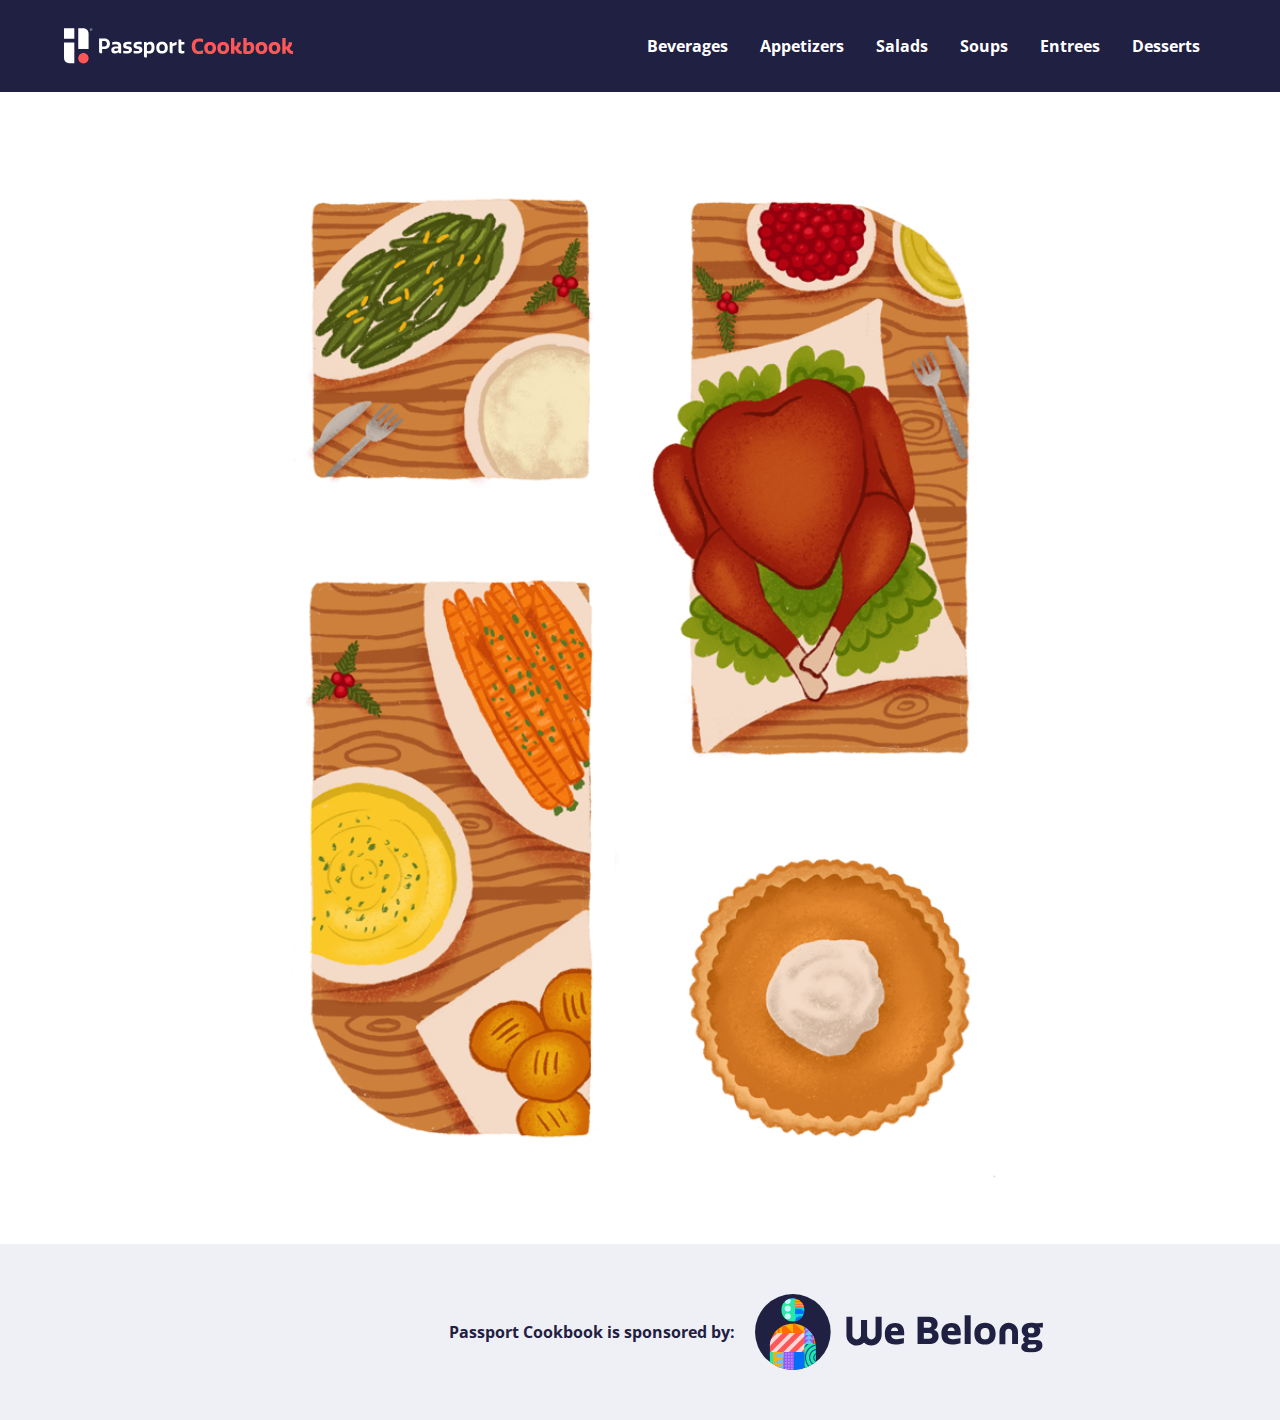
<file: index.html>
<!doctype html>
<html class="no-js" lang="">

<head>
  <meta charset="utf-8">
  <title>Passport Cookbook</title>
  <link href="https://fonts.googleapis.com/css2?family=Lato:wght@900&family=Open+Sans:ital,wght@0,400;0,700;1,400&display=swap" rel="stylesheet">
  <link rel="stylesheet" href="https://use.fontawesome.com/releases/v5.2.0/css/all.css" integrity="sha384-hWVjflwFxL6sNzntih27bfxkr27PmbbK/iSvJ+a4+0owXq79v+lsFkW54bOGbiDQ" crossorigin="anonymous">
  <meta name="description" content="">
  <meta name="viewport" content="width=device-width, initial-scale=1">

  <meta property="og:title" content="">
  <meta property="og:type" content="">
  <meta property="og:url" content="">
  <meta property="og:image" content="">

  <link rel="manifest" href="site.webmanifest">
  <link rel="apple-touch-icon" href="icon.png">
  <!-- Place favicon.ico in the root directory -->

  <link rel="stylesheet" href="css/normalize.css">
  <link rel="stylesheet" href="css/main.css">

  <meta name="theme-color" content="#fafafa">
</head>

<body>

  <header>
    <div class="content-wrapper">
      <nav class="nav flex-row">
          <div class="nav-brand">
            <a href="#">
              <img src="img/logo.svg" alt="Passport Cookbook Logo" />
            </a>
          </div>
          <div class="toggle-collapse">
            <div class="toggle-icon text-white">
              <span class="text-white"><i class="fas fa-bars"></i></span>
            </div>
          </div>
          <div class="nav-items">
              <ul class="nav-items flex-row">
                <li class="nav-link"><a href="beverages/index.html" class="text-white">Beverages</a></li>
                <li class="nav-link"><a href="appetizers/index.html" class="text-white">Appetizers</a></li>
                <li class="nav-link"><a href="salads/index.html" class="text-white">Salads</a></li>
                <li class="nav-link"><a href="soups/index.html" class="text-white">Soups</a></li>
                <li class="nav-link"><a href="entrees/index.html" class="text-white">Entrees</a></li>
                <li class="nav-link"><a href="desserts/index.html" class="text-white">Desserts</a></li>
              </ul>
          </div>
        </nav>
      </div>
    </header>
    <main>
      <section class="homepage-pic">
        <div class="content-wrapper">
          <img src="img/food-logo.png" alt="Passport Thanksgiving Logo" />
        </div>
      </section>
      </main>
      <footer>
          <div class="content-wrapper">
            <div class="footer-content">
              <div class="footer-text">
                <p>Passport Cookbook is sponsored by:</p>
              </div>
              <div class="footer-image">
                <img src="img/webelonglogo.svg" alt="We Belong Logo" />
              </div>
            </div>
          </div>
      </footer>





  <script src="js/vendor/modernizr-3.11.2.min.js"></script>
  <script src="js/plugins.js"></script>
  <script src="js/main.js"></script>

  <!-- Google Analytics: change UA-XXXXX-Y to be your site's ID. -->
  <script>
    window.ga = function () { ga.q.push(arguments) }; ga.q = []; ga.l = +new Date;
    ga('create', 'UA-XXXXX-Y', 'auto'); ga('set', 'anonymizeIp', true); ga('set', 'transport', 'beacon'); ga('send', 'pageview')
  </script>
  <script src="https://www.google-analytics.com/analytics.js" async></script>
</body>

</html>
</file>
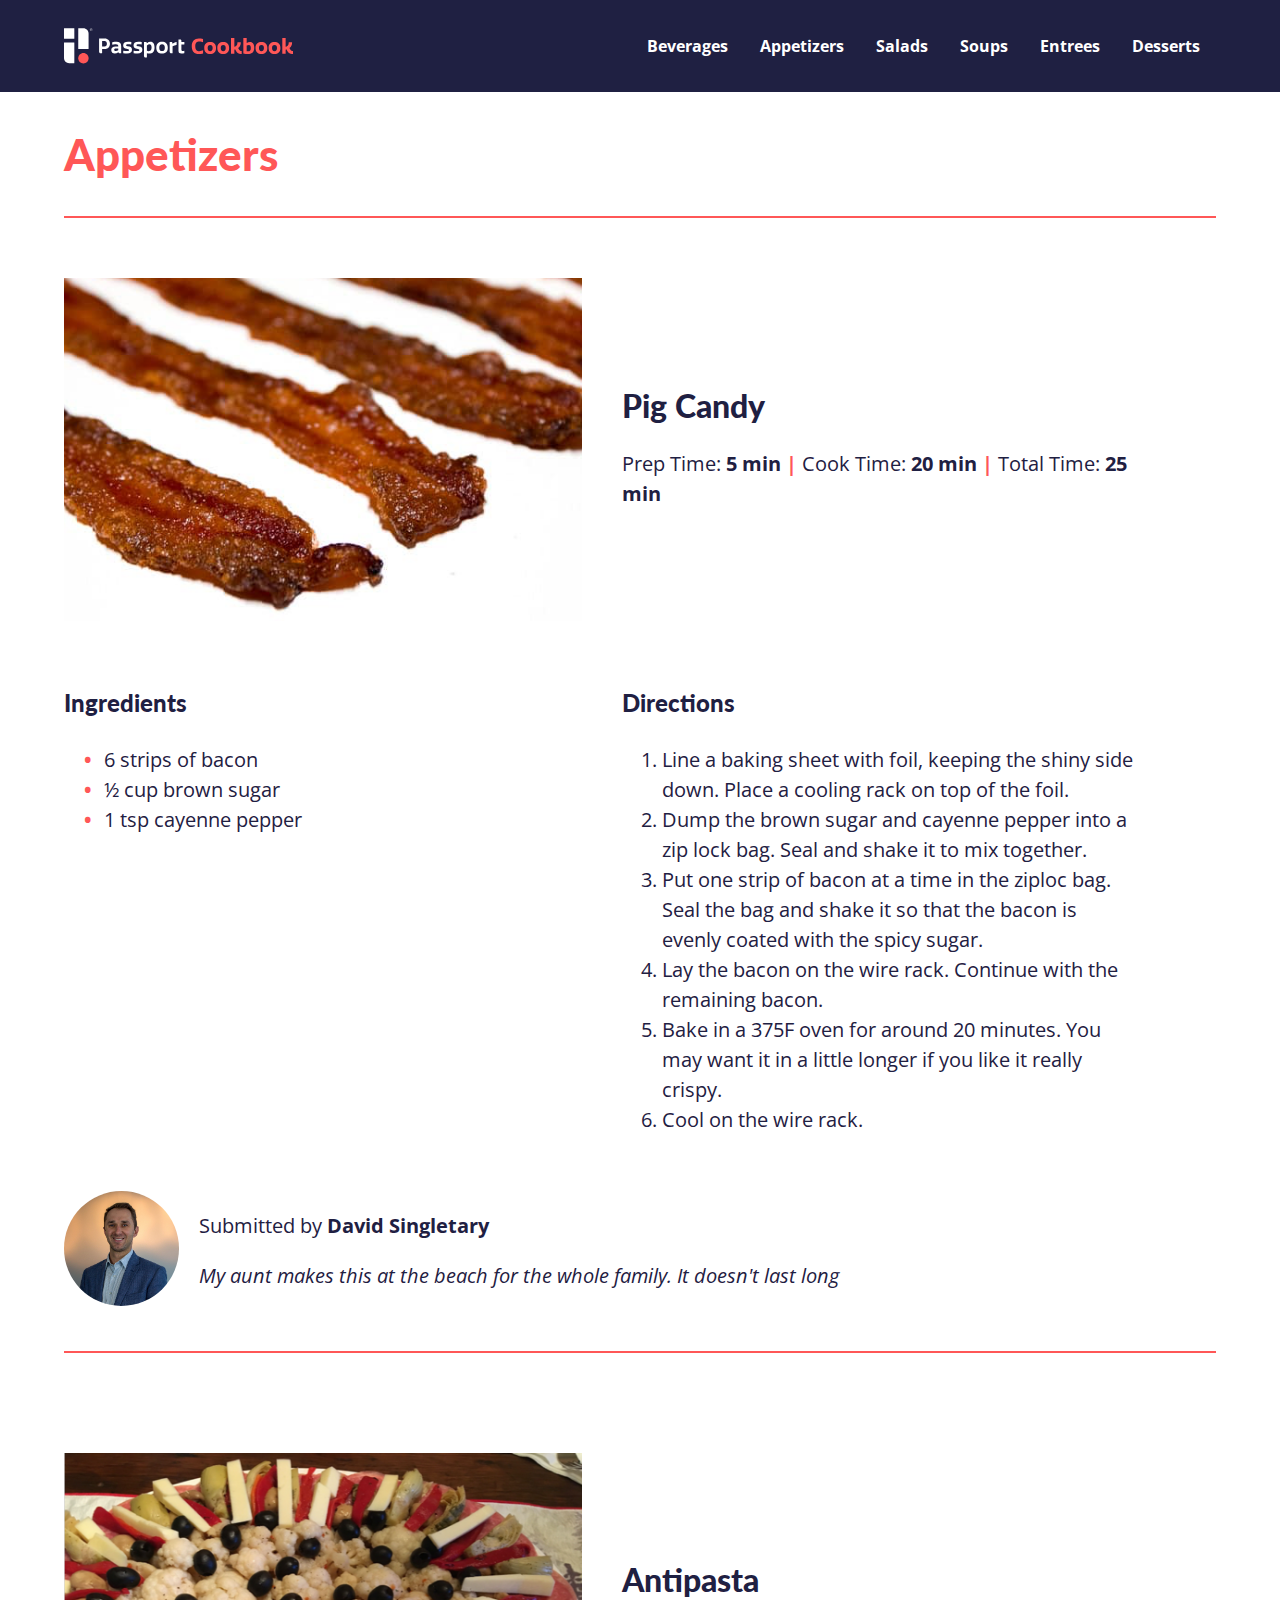
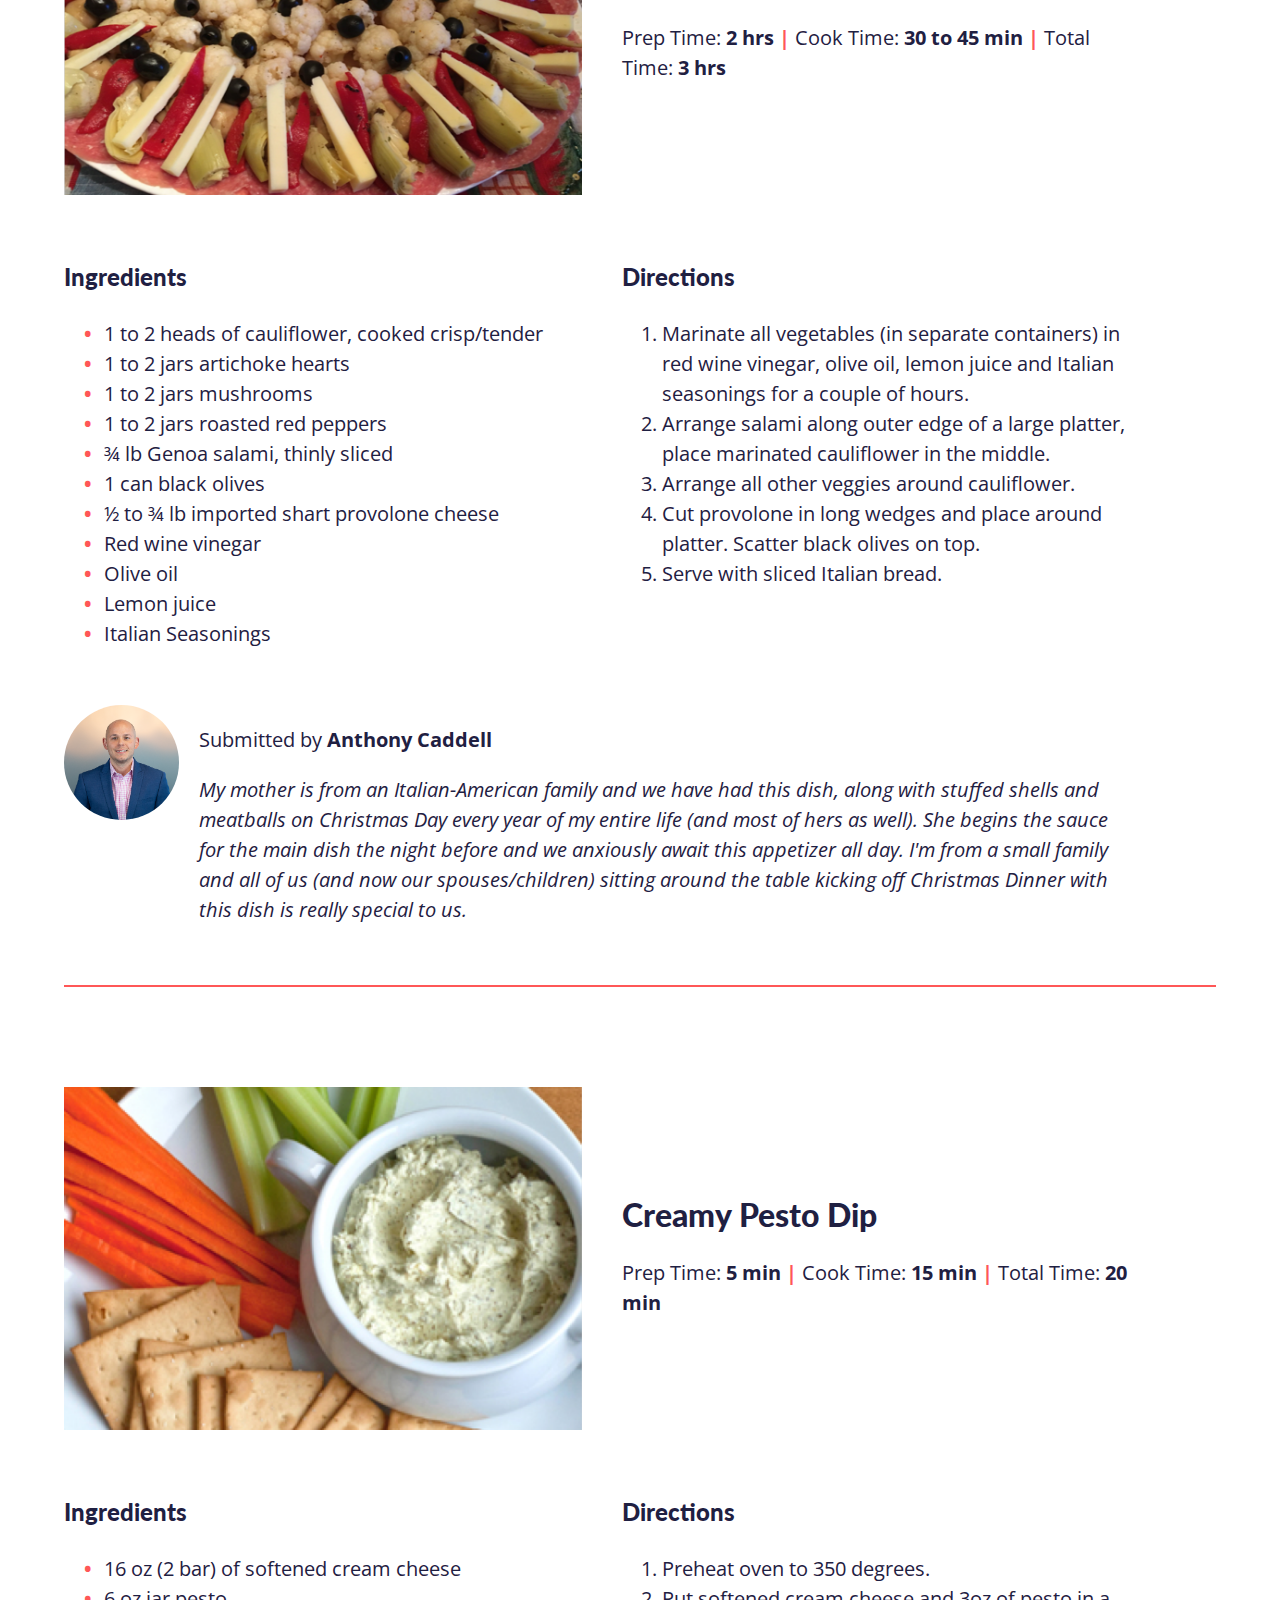
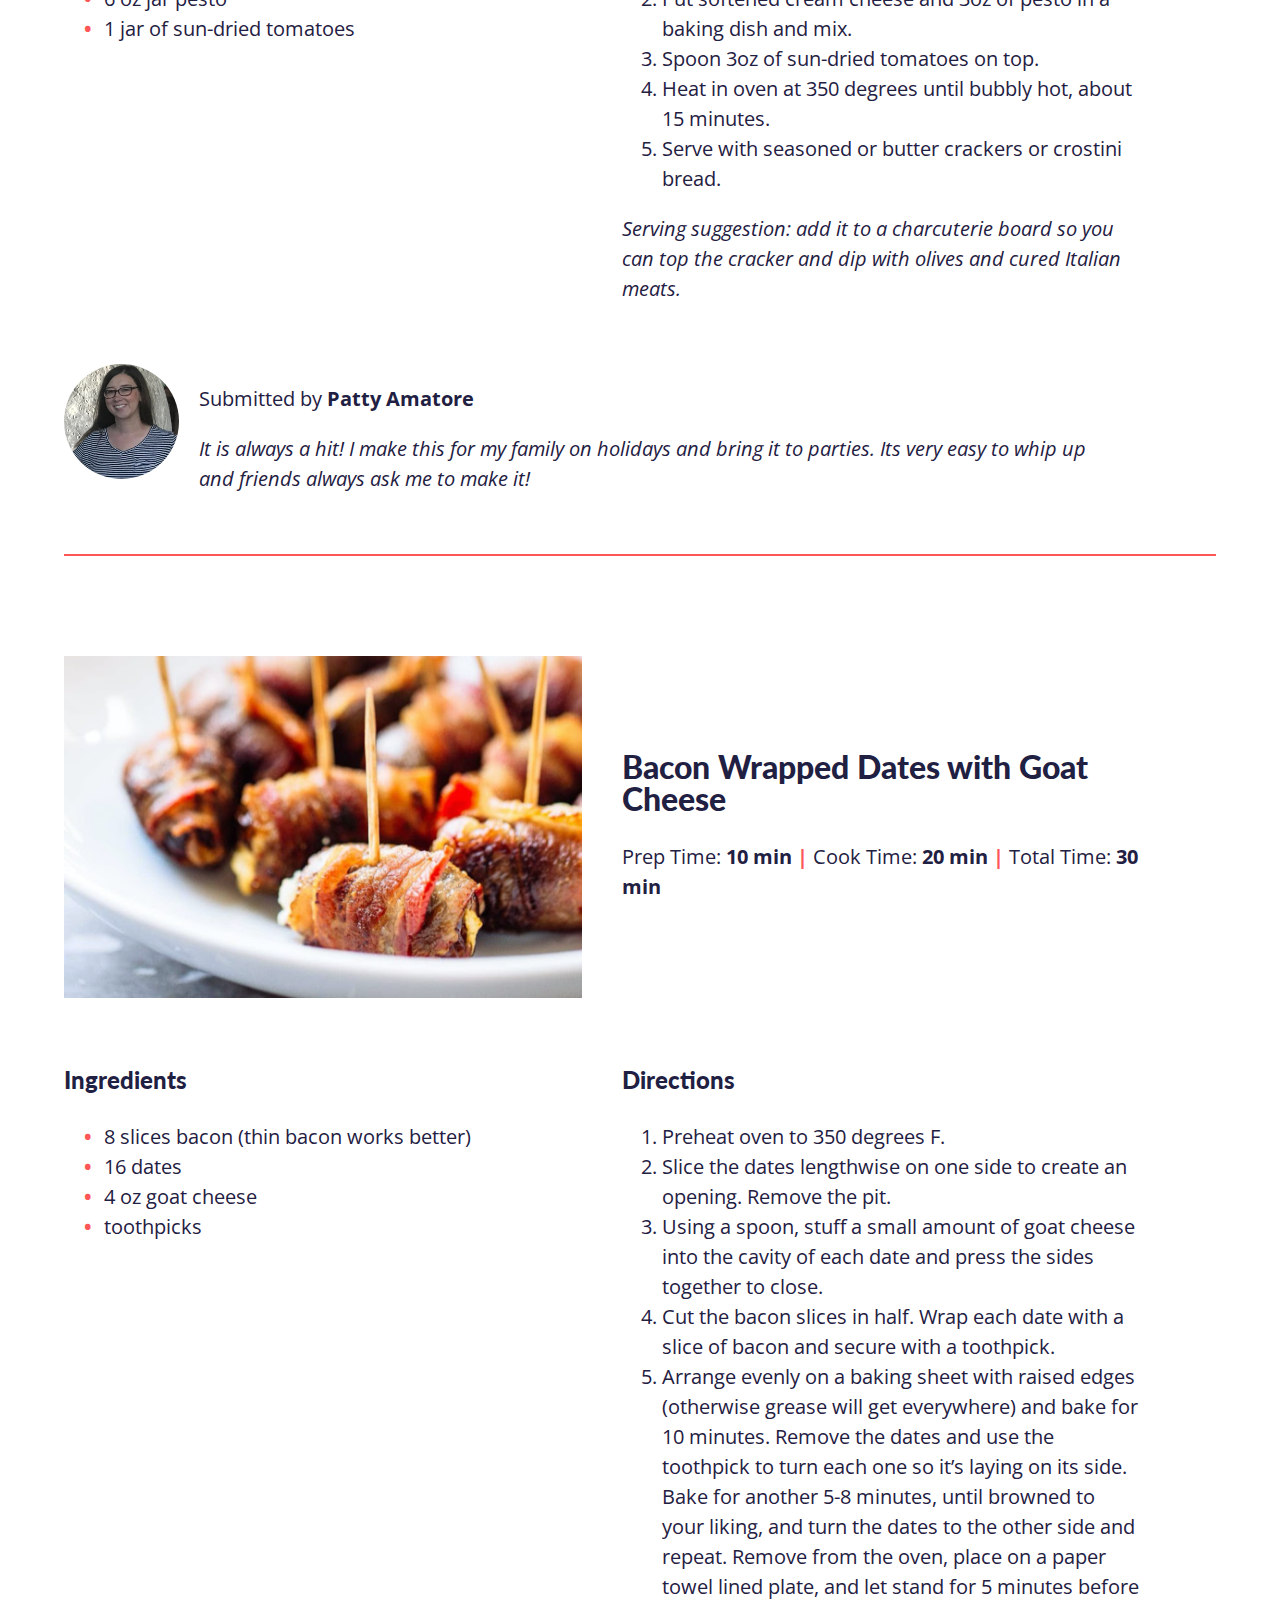
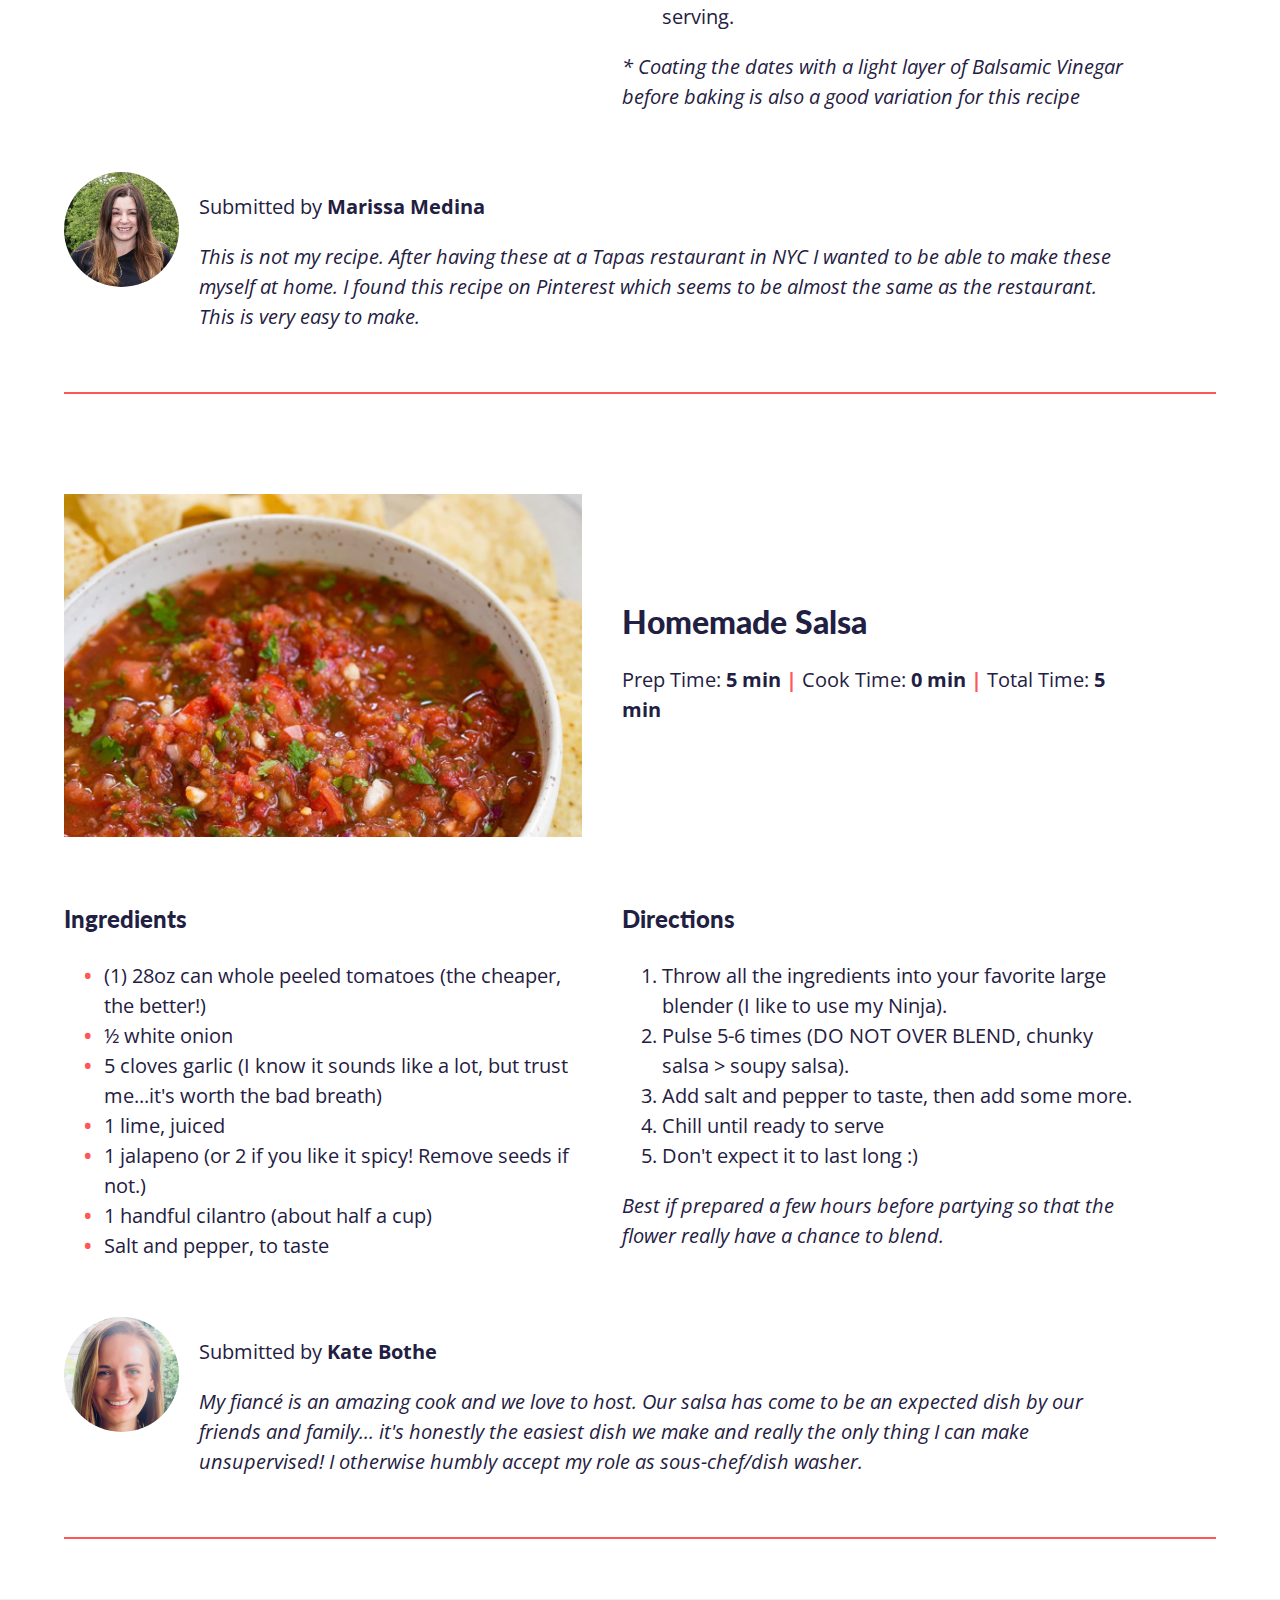
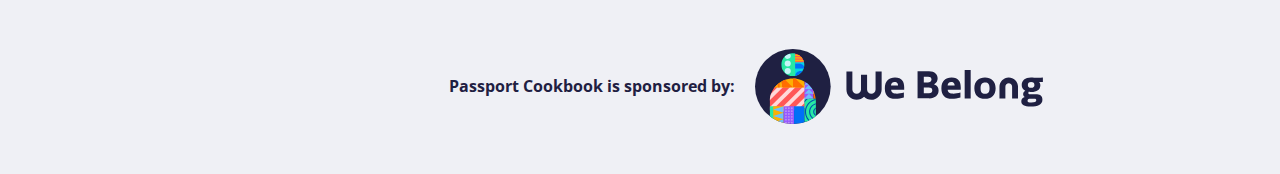
<file: appetizers/index.html>
<!doctype html>
<html class="no-js" lang="">

<head>
  <meta charset="utf-8">
  <title>Passport Cookbook</title>
  <link href="https://fonts.googleapis.com/css2?family=Lato:wght@900&family=Open+Sans:ital,wght@0,400;0,700;1,400&display=swap" rel="stylesheet">
  <link rel="stylesheet" href="https://use.fontawesome.com/releases/v5.2.0/css/all.css" integrity="sha384-hWVjflwFxL6sNzntih27bfxkr27PmbbK/iSvJ+a4+0owXq79v+lsFkW54bOGbiDQ" crossorigin="anonymous">
  <meta name="description" content="">
  <meta name="viewport" content="width=device-width, initial-scale=1">

  <meta property="og:title" content="">
  <meta property="og:type" content="">
  <meta property="og:url" content="">
  <meta property="og:image" content="">

  <link rel="manifest" href="site.webmanifest">
  <link rel="apple-touch-icon" href="icon.png">
  <!-- Place favicon.ico in the root directory -->

  <link rel="stylesheet" href="../css/normalize.css">
  <link rel="stylesheet" href="../css/main.css">

  <meta name="theme-color" content="#fafafa">
</head>

<body>

  <header>
    <div class="content-wrapper">
      <nav class="nav flex-row">
          <div class="nav-brand">
            <a href="../index.html">
              <img src="../img/logo.svg" alt="Passport Cookbook Logo" />
            </a>
          </div>
          <div class="toggle-collapse">
            <div class="toggle-icon text-white">
              <span class="text-white"><i class="fas fa-bars"></i></span>
            </div>
          </div>
          <div class="nav-items">
              <ul class="nav-items flex-row">
                <li class="nav-link"><a href="../beverages/index.html" class="text-white">Beverages</a></li>
                <li class="nav-link"><a href="../appetizers/index.html" class="text-white">Appetizers</a></li>
                <li class="nav-link"><a href="../salads/index.html" class="text-white">Salads</a></li>
                <li class="nav-link"><a href="../soups/index.html" class="text-white">Soups</a></li>
                <li class="nav-link"><a href="../entrees/index.html" class="text-white">Entrees</a></li>
                <li class="nav-link"><a href="../desserts/index.html" class="text-white">Desserts</a></li>
              </ul>
          </div>
        </nav>
      </div>
    </header>
    <main>
      <section class="title">
        <div class="content-wrapper">
          <!--Change Recipe Type-->
          <h1>Appetizers</h1>
          <div class="divider"></div>
        </div>
      </section>
      <!--Begin individual recipe section-->
                <section class="recipe">
                  <div class="content-wrapper">
                    <article>
                      <div class="recipe-pic">
                          <!--Change image source and alt name-->
                          <img src="../img/singletary-pigcandy.png" alt="Recipe Name">
                      </div>
                      <div class="recipe-title">
                        <!--Change Name of Recipe and Times-->
                        <h2>Pig Candy</h2>
                        <h4>Prep Time: <strong>5 min</strong> <span>|</span> Cook Time: <strong>20 min</strong> <span>|</span> Total Time: <strong>25 min</strong></h4>
                      </div>
                    </article>
                    <article class="recipe-text">
                      <div class="ingredients">
                        <!--Change Ingredients-->
                        <h3>Ingredients</h3>
                            <ul>
                              <li>6 strips of bacon</li>
                              <li>&#189; cup brown sugar</li>
                              <li>1 tsp cayenne pepper</li>
                            </ul>
                          </div>
                          <div class="directions">
                            <!--Change Directions-->
                            <h3>Directions</h3>
                            <ol>
                              <li>Line a baking sheet with foil, keeping the shiny side down. Place a cooling rack on top of the foil.</li>
                              <li>Dump the brown sugar and cayenne pepper into a zip lock bag. Seal and shake it to mix together.</li>
                              <li>Put one strip of bacon at a time in the ziploc bag. Seal the bag and shake it so that the bacon is evenly coated with the spicy sugar.</li>
                              <li>Lay the bacon on the wire rack. Continue with the remaining bacon.</li>
                              <li>Bake in a 375F oven for around 20 minutes. You may want it in a little longer if you like it really crispy.</li>
                              <li>Cool on the wire rack.</li>
                            </ol>
                          </div>
                        </aritcle>
                        <article class="profile">
                          <div class="profile-pic">
                              <!--Change image source and alt name-->
                              <img src="../img/singletary-profile.png" alt="David Singletary" />
                          </div>
                          <div class="profile-story">
                            <!--Change first and last name, and story-->
                            <p>Submitted by <strong>David Singletary</strong></p>
                            <em>
                              <p>
                                My aunt makes this at the beach for the whole family. It doesn't last long
                              </p>
                            </em>
                          </div>
                        </article>
                        <div class="divider"></div>
                      </div>
                    </section>
      <!--End individual recipe section-->
      <section class="recipe">
        <div class="content-wrapper">
          <article>
            <div class="recipe-pic">
                <img src="../img/caddell-antipasta.png" alt="Antipasta">
            </div>
            <div class="recipe-title">
              <h2>Antipasta</h2>
              <h4>Prep Time: <strong>2 hrs</strong> <span>|</span> Cook Time: <strong>30 to 45 min</strong> <span>|</span> Total Time: <strong>3 hrs</strong></h4>
            </div>
          </article>
          <article class="recipe-text">
            <div class="ingredients">
              <h3>Ingredients</h3>
              <ul>
                <li>1 to 2 heads of cauliflower, cooked crisp/tender</li>
                <li>1 to 2 jars artichoke hearts</li>
                <li>1 to 2 jars mushrooms</li>
                <li>1 to 2 jars roasted red peppers</li>
                <li>&#190; lb Genoa salami, thinly sliced</li>
                <li>1 can black olives</li>
                <li>&#189; to &#190; lb imported shart provolone cheese</li>
                <li>Red wine vinegar</li>
                <li>Olive oil</li>
                <li>Lemon juice</li>
                <li>Italian Seasonings</li>
              </ul>
            </div>
            <div class="directions">
              <h3>Directions</h3>
                  <ol>
                    <li>Marinate all vegetables (in separate containers) in red wine vinegar, olive oil, lemon juice and Italian seasonings for a couple of hours.</li>
                    <li>Arrange salami along outer edge of a large platter, place marinated cauliflower in the middle.</li>
                    <li>Arrange all other veggies around cauliflower.</li>
                    <li>Cut provolone in long wedges and place around platter. Scatter black olives on top.</li>
                    <li>Serve with sliced Italian bread.</li>
                  </ol>
                </div>
              </aritcle>
              <article class="profile">
                <div class="profile-pic">
                    <img src="../img/caddell-profile.png" alt="Anthony Caddell" />
                </div>
                <div class="profile-story">
                  <p>Submitted by <strong>Anthony Caddell</strong></p>
                  <em>
                    <p>
                      My mother is from an Italian-American family and we have had this dish, along with stuffed shells and meatballs on Christmas Day every year of my entire life (and most of hers as well).  She begins the sauce for the main dish the night before and we anxiously await this appetizer all day.  I'm from a small family and all of us (and now our spouses/children) sitting around the table kicking off Christmas Dinner with this dish is really special to us.
                    </p>
                  </em>
                </div>
              </article>
              <div class="divider"></div>
            </div>
          </section>
          <section class="recipe">
            <div class="content-wrapper">
              <article>
                <div class="recipe-pic">
                    <img src="../img/amatore-pesto.png" alt="Creamy Pesto Dip">
                </div>
                <div class="recipe-title">
                  <h2>Creamy Pesto Dip</h2>
                  <h4>Prep Time: <strong>5 min</strong> <span>|</span> Cook Time: <strong>15 min</strong> <span>|</span> Total Time: <strong>20 min</strong></h4>
                </div>
              </article>
              <article class="recipe-text">
                <div class="ingredients">
                  <h3>Ingredients</h3>
                      <ul>
                        <li>16 oz (2 bar) of softened cream cheese</li>
                        <li>6 oz jar pesto</li>
                        <li>1 jar of sun-dried tomatoes</li>
                      </ul>
                    </div>
                    <div class="directions">
                      <h3>Directions</h3>
                      <ol>
                        <li>Preheat oven to 350 degrees.</li>
                        <li>Put softened cream cheese and 3oz of pesto in a baking dish and mix.</li>
                        <li>Spoon 3oz of sun-dried tomatoes on top.</li>
                        <li>Heat in oven at 350 degrees until bubbly hot, about 15 minutes.</li>
                        <li>Serve with seasoned or butter crackers or crostini bread.</li>
                      </ol>
                      <p><em>Serving suggestion: add it to a charcuterie board so you can top the cracker and dip with olives and cured Italian meats.</em></p>
                    </div>
                  </aritcle>
                  <article class="profile">
                    <div class="profile-pic">
                        <img src="../img/amatore-profile.png" alt="Patty Amatore" />
                    </div>
                    <div class="profile-story">
                      <p>Submitted by <strong>Patty Amatore</strong></p>
                      <em>
                        <p>
                          It is always a hit!  I make this for my family on holidays and bring it to parties. Its very easy to whip up and friends always ask me to make it!
                        </p>
                      </em>
                    </div>
                  </article>
                  <div class="divider"></div>
                </div>
              </section>
              <section class="recipe">
                <div class="content-wrapper">
                  <article>
                    <div class="recipe-pic">
                        <img src="../img/medina-bacon.png" alt="Bacon Wrapped Dates with Goat Cheese">
                    </div>
                    <div class="recipe-title">
                      <h2>Bacon Wrapped Dates with Goat Cheese</h2>
                      <h4>Prep Time: <strong>10 min</strong> <span>|</span> Cook Time: <strong>20 min</strong> <span>|</span> Total Time: <strong>30 min</strong></h4>
                    </div>
                  </article>
                  <article class="recipe-text">
                    <div class="ingredients">
                      <h3>Ingredients</h3>
                          <ul>
                            <li>8 slices bacon (thin bacon works better)</li>
                            <li>16 dates</li>
                            <li>4 oz goat cheese</li>
                            <li>toothpicks</li>
                          </ul>
                        </div>
                        <div class="directions">
                          <h3>Directions</h3>
                          <ol>
                            <li>Preheat oven to 350 degrees F.</li>
                            <li>Slice the dates lengthwise on one side to create an opening. Remove the pit.</li>
                            <li>Using a spoon, stuff a small amount of goat cheese into the cavity of each date and press the sides together to close.</li>
                            <li>Cut the bacon slices in half. Wrap each date with a slice of bacon and secure with a toothpick.</li>
                            <li>Arrange evenly on a baking sheet with raised edges (otherwise grease will get everywhere) and bake for 10 minutes. Remove the dates and use the toothpick to turn each one so it’s laying on its side. Bake for another 5-8 minutes, until browned to your liking, and turn the dates to the other side and repeat. Remove from the oven, place on a paper towel lined plate, and let stand for 5 minutes before serving.</li>
                          </ol>
                          <p><em>* Coating the dates with a light layer of Balsamic Vinegar before baking is also a good variation for this recipe</em></p>
                        </div>
                      </aritcle>
                      <article class="profile">
                        <div class="profile-pic">
                            <img src="../img/medina-profile.png" alt="Name" />
                        </div>
                        <div class="profile-story">
                          <p>Submitted by <strong>Marissa Medina</strong></p>
                          <em>
                            <p>
                              This is not my recipe. After having these at a Tapas restaurant in NYC I wanted to be able to make these myself at home. I found this recipe on Pinterest which seems to be almost the same as the restaurant. This is very easy to make.
                            </p>
                          </em>
                        </div>
                      </article>
                      <div class="divider"></div>
                    </div>
                  </section>
                  <section class="recipe">
                    <div class="content-wrapper">
                      <article>
                        <div class="recipe-pic">
                            <img src="../img/bothe-salsa.png" alt="Homemade Salsa">
                        </div>
                        <div class="recipe-title">
                          <h2>Homemade Salsa</h2>
                          <h4>Prep Time: <strong>5 min</strong> <span>|</span> Cook Time: <strong>0 min</strong> <span>|</span> Total Time: <strong>5 min</strong></h4>
                        </div>
                      </article>
                      <article class="recipe-text">
                        <div class="ingredients">
                          <h3>Ingredients</h3>
                              <ul>
                                <li>(1) 28oz can whole peeled tomatoes (the cheaper, the better!)</li>
                                <li>&#189; white onion</li>
                                <li>5 cloves garlic (I know it sounds like a lot, but trust me...it's worth the bad breath)</li>
                                <li>1 lime, juiced</li>
                                <li>1 jalapeno (or 2 if you like it spicy! Remove seeds if not.)</li>
                                <li>1 handful cilantro (about half a cup)</li>
                                <li>Salt and pepper, to taste</li>
                              </ul>
                            </div>
                            <div class="directions">
                              <h3>Directions</h3>
                              <ol>
                                <li>Throw all the ingredients into your favorite large blender (I like to use my Ninja).</li>
                                <li>Pulse 5-6 times (DO NOT OVER BLEND, chunky salsa > soupy salsa).</li>
                                <li>Add salt and pepper to taste, then add some more.</li>
                                <li>Chill until ready to serve</li>
                                <li>Don't expect it to last long :)</li>
                              </ol>
                              <p><em>Best if prepared a few hours before partying so that the flower really have a chance to blend.</em></p>
                            </div>
                          </aritcle>
                          <article class="profile">
                            <div class="profile-pic">
                                <img src="../img/bothe-profile.png" alt="Kate Bothe" />
                            </div>
                            <div class="profile-story">
                              <p>Submitted by <strong>Kate Bothe</strong></p>
                              <em>
                                <p>
                                  My fiancé is an amazing cook and we love to host.  Our salsa has come to be an expected dish by our friends and family... it's honestly the easiest dish we make and really the only thing I can make unsupervised! I otherwise humbly accept my role as sous-chef/dish washer.
                                </p>
                              </em>
                            </div>
                          </article>
                          <div class="divider"></div>
                        </div>
                      </section>


        </main>
        <footer>
          <div class="content-wrapper">
            <div class="footer-content">
              <div class="footer-text">
                <p>Passport Cookbook is sponsored by:</p>
              </div>
              <div class="footer-image">
                <img src="../img/webelonglogo.svg" alt="We Belong Logo" />
              </div>
            </div>
          </div>
        </footer>





  <script src="../js/vendor/modernizr-3.11.2.min.js"></script>
  <script src="../js/plugins.js"></script>
  <script src="../js/main.js"></script>

  <!-- Google Analytics: change UA-XXXXX-Y to be your site's ID. -->
  <script>
    window.ga = function () { ga.q.push(arguments) }; ga.q = []; ga.l = +new Date;
    ga('create', 'UA-XXXXX-Y', 'auto'); ga('set', 'anonymizeIp', true); ga('set', 'transport', 'beacon'); ga('send', 'pageview')
  </script>
  <script src="https://www.google-analytics.com/analytics.js" async></script>
</body>

</html>
</file>
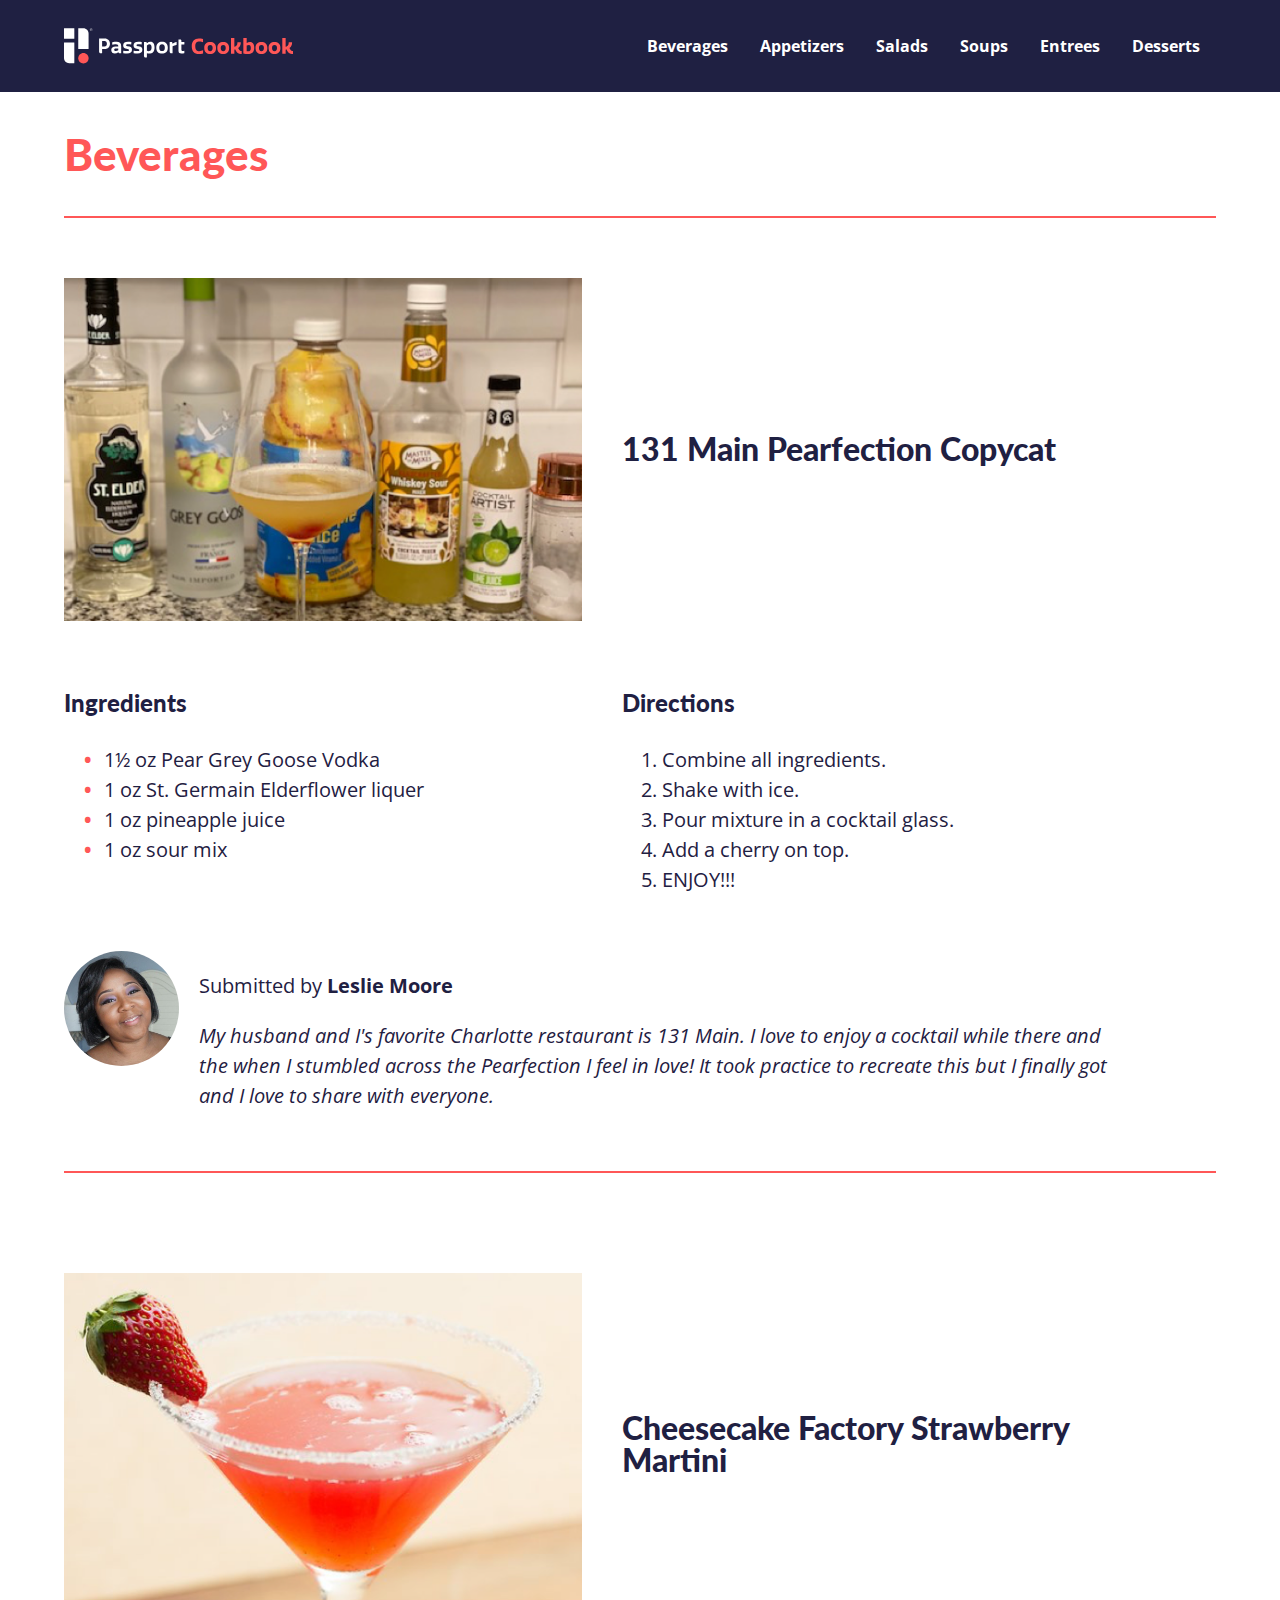
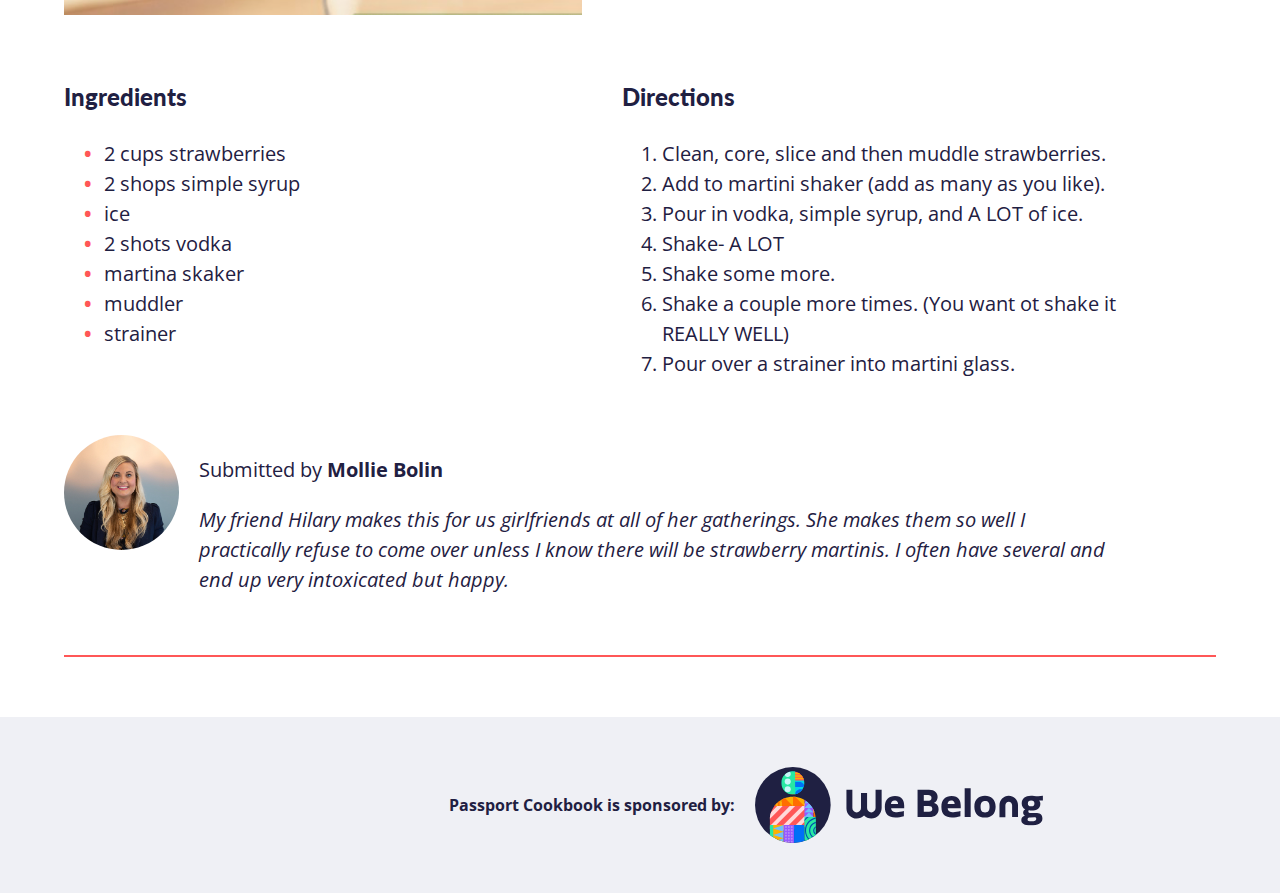
<file: beverages/index.html>
<!doctype html>
<html class="no-js" lang="">

<head>
  <meta charset="utf-8">
  <title>Passport Cookbook</title>
  <link href="https://fonts.googleapis.com/css2?family=Lato:wght@900&family=Open+Sans:ital,wght@0,400;0,700;1,400&display=swap" rel="stylesheet">
  <link rel="stylesheet" href="https://use.fontawesome.com/releases/v5.2.0/css/all.css" integrity="sha384-hWVjflwFxL6sNzntih27bfxkr27PmbbK/iSvJ+a4+0owXq79v+lsFkW54bOGbiDQ" crossorigin="anonymous">
  <meta name="description" content="">
  <meta name="viewport" content="width=device-width, initial-scale=1">

  <meta property="og:title" content="">
  <meta property="og:type" content="">
  <meta property="og:url" content="">
  <meta property="og:image" content="">

  <link rel="manifest" href="site.webmanifest">
  <link rel="apple-touch-icon" href="icon.png">
  <!-- Place favicon.ico in the root directory -->

  <link rel="stylesheet" href="../css/normalize.css">
  <link rel="stylesheet" href="../css/main.css">

  <meta name="theme-color" content="#fafafa">
</head>

<body>

  <header>
    <div class="content-wrapper">
      <nav class="nav flex-row">
          <div class="nav-brand">
            <a href="../index.html">
              <img src="../img/logo.svg" alt="Passport Cookbook Logo" />
            </a>
          </div>
          <div class="toggle-collapse">
            <div class="toggle-icon text-white">
              <span class="text-white"><i class="fas fa-bars"></i></span>
            </div>
          </div>
          <div class="nav-items">
              <ul class="nav-items flex-row">
                <li class="nav-link"><a href="../beverages/index.html" class="text-white">Beverages</a></li>
                <li class="nav-link"><a href="../appetizers/index.html" class="text-white">Appetizers</a></li>
                <li class="nav-link"><a href="../salads/index.html" class="text-white">Salads</a></li>
                <li class="nav-link"><a href="../soups/index.html" class="text-white">Soups</a></li>
                <li class="nav-link"><a href="../entrees/index.html" class="text-white">Entrees</a></li>
                <li class="nav-link"><a href="../desserts/index.html" class="text-white">Desserts</a></li>
              </ul>
          </div>
        </nav>
      </div>
    </header>
    <main>
      <section class="title">
        <div class="content-wrapper">
          <!--Change Recipe Type-->
          <h1>Beverages</h1>
          <div class="divider"></div>
        </div>
      </section>
      <!--Begin individual recipe section-->
                <section class="recipe">
                  <div class="content-wrapper">
                    <article>
                      <div class="recipe-pic">
                          <!--Change image source and alt name-->
                          <img src="../img/moore-pearfection.png" alt="131 Main Pearfection Copycat">
                      </div>
                      <div class="recipe-title">
                        <!--Change Name of Recipe and Times-->
                        <h2>131 Main Pearfection Copycat</h2>
                      </div>
                    </article>
                    <article class="recipe-text">
                      <div class="ingredients">
                        <!--Change Ingredients-->
                        <h3>Ingredients</h3>
                            <ul>
                              <li>1&#189; oz Pear Grey Goose Vodka</li>
                              <li>1 oz St. Germain Elderflower liquer</li>
                              <li>1 oz pineapple juice</li>
                              <li>1 oz sour mix</li>
                            </ul>
                          </div>
                          <div class="directions">
                            <!--Change Directions-->
                            <h3>Directions</h3>
                            <ol>
                              <li>Combine all ingredients.</li>
                              <li>Shake with ice.</li>
                              <li>Pour mixture in a cocktail glass.</li>
                              <li>Add a cherry on top.</li>
                              <li>ENJOY!!!</li>
                            </ol>
                          </div>
                        </aritcle>
                        <article class="profile">
                          <div class="profile-pic">
                              <!--Change image source and alt name-->
                              <img src="../img/moore-profile.png" alt="Leslie Moore" />
                          </div>
                          <div class="profile-story">
                            <!--Change first and last name, and story-->
                            <p>Submitted by <strong>Leslie Moore</strong></p>
                            <em>
                              <p>
                                My husband and I's favorite Charlotte restaurant is 131 Main. I love to enjoy a cocktail while there and the when I stumbled across the Pearfection I feel in love! It took practice to recreate this but I finally got and I love to share with everyone.
                              </p>
                            </em>
                          </div>
                        </article>
                        <div class="divider"></div>
                      </div>
                    </section>
      <!--End individual recipe section-->
      <section class="recipe">
        <div class="content-wrapper">
          <article>
            <div class="recipe-pic">
                <img src="../img/bolin-martini.png" alt="Cheesecake Factory Strawberry Martini">
            </div>
            <div class="recipe-title">
              <h2>Cheesecake Factory Strawberry Martini</h2>
            </div>
          </article>
          <article class="recipe-text">
            <div class="ingredients">
              <h3>Ingredients</h3>
                  <ul>
                    <li>2 cups strawberries</li>
                    <li>2 shops simple syrup</li>
                    <li>ice</li>
                    <li>2 shots vodka</li>
                    <li>martina skaker</li>
                    <li>muddler</li>
                    <li>strainer</li>
                  </ul>
                </div>
                <div class="directions">
                  <h3>Directions</h3>
                  <ol>
                    <li>Clean, core, slice and then muddle strawberries.</li>
                    <li>Add to martini shaker (add as many as you like).</li>
                    <li>Pour in  vodka, simple syrup, and A LOT of ice.</li>
                    <li>Shake- A LOT</li>
                    <li>Shake some more.</li>
                    <li>Shake a couple more times. (You want ot shake it REALLY WELL)</li>
                    <li>Pour over a strainer into martini glass.</li>
                  </ol>
                </div>
              </aritcle>
              <article class="profile">
                <div class="profile-pic">
                    <img src="../img/bolin-profile.png" alt="Mollie Bolin" />
                </div>
                <div class="profile-story">
                  <p>Submitted by <strong>Mollie Bolin</strong></p>
                  <em>
                    <p>
                      My friend Hilary makes this for us girlfriends at all of her gatherings.  She makes them so well I practically refuse to come over unless I know there will be strawberry martinis.  I often have several and end up very intoxicated but happy.
                    </p>
                  </em>
                </div>
              </article>
              <div class="divider"></div>
            </div>
          </section>



        </main>
        <footer>
          <div class="content-wrapper">
            <div class="footer-content">
              <div class="footer-text">
                <p>Passport Cookbook is sponsored by:</p>
              </div>
              <div class="footer-image">
                <img src="../img/webelonglogo.svg" alt="We Belong Logo" />
              </div>
            </div>
          </div>
        </footer>





  <script src="../js/vendor/modernizr-3.11.2.min.js"></script>
  <script src="../js/plugins.js"></script>
  <script src="../js/main.js"></script>

  <!-- Google Analytics: change UA-XXXXX-Y to be your site's ID. -->
  <script>
    window.ga = function () { ga.q.push(arguments) }; ga.q = []; ga.l = +new Date;
    ga('create', 'UA-XXXXX-Y', 'auto'); ga('set', 'anonymizeIp', true); ga('set', 'transport', 'beacon'); ga('send', 'pageview')
  </script>
  <script src="https://www.google-analytics.com/analytics.js" async></script>
</body>

</html>
</file>
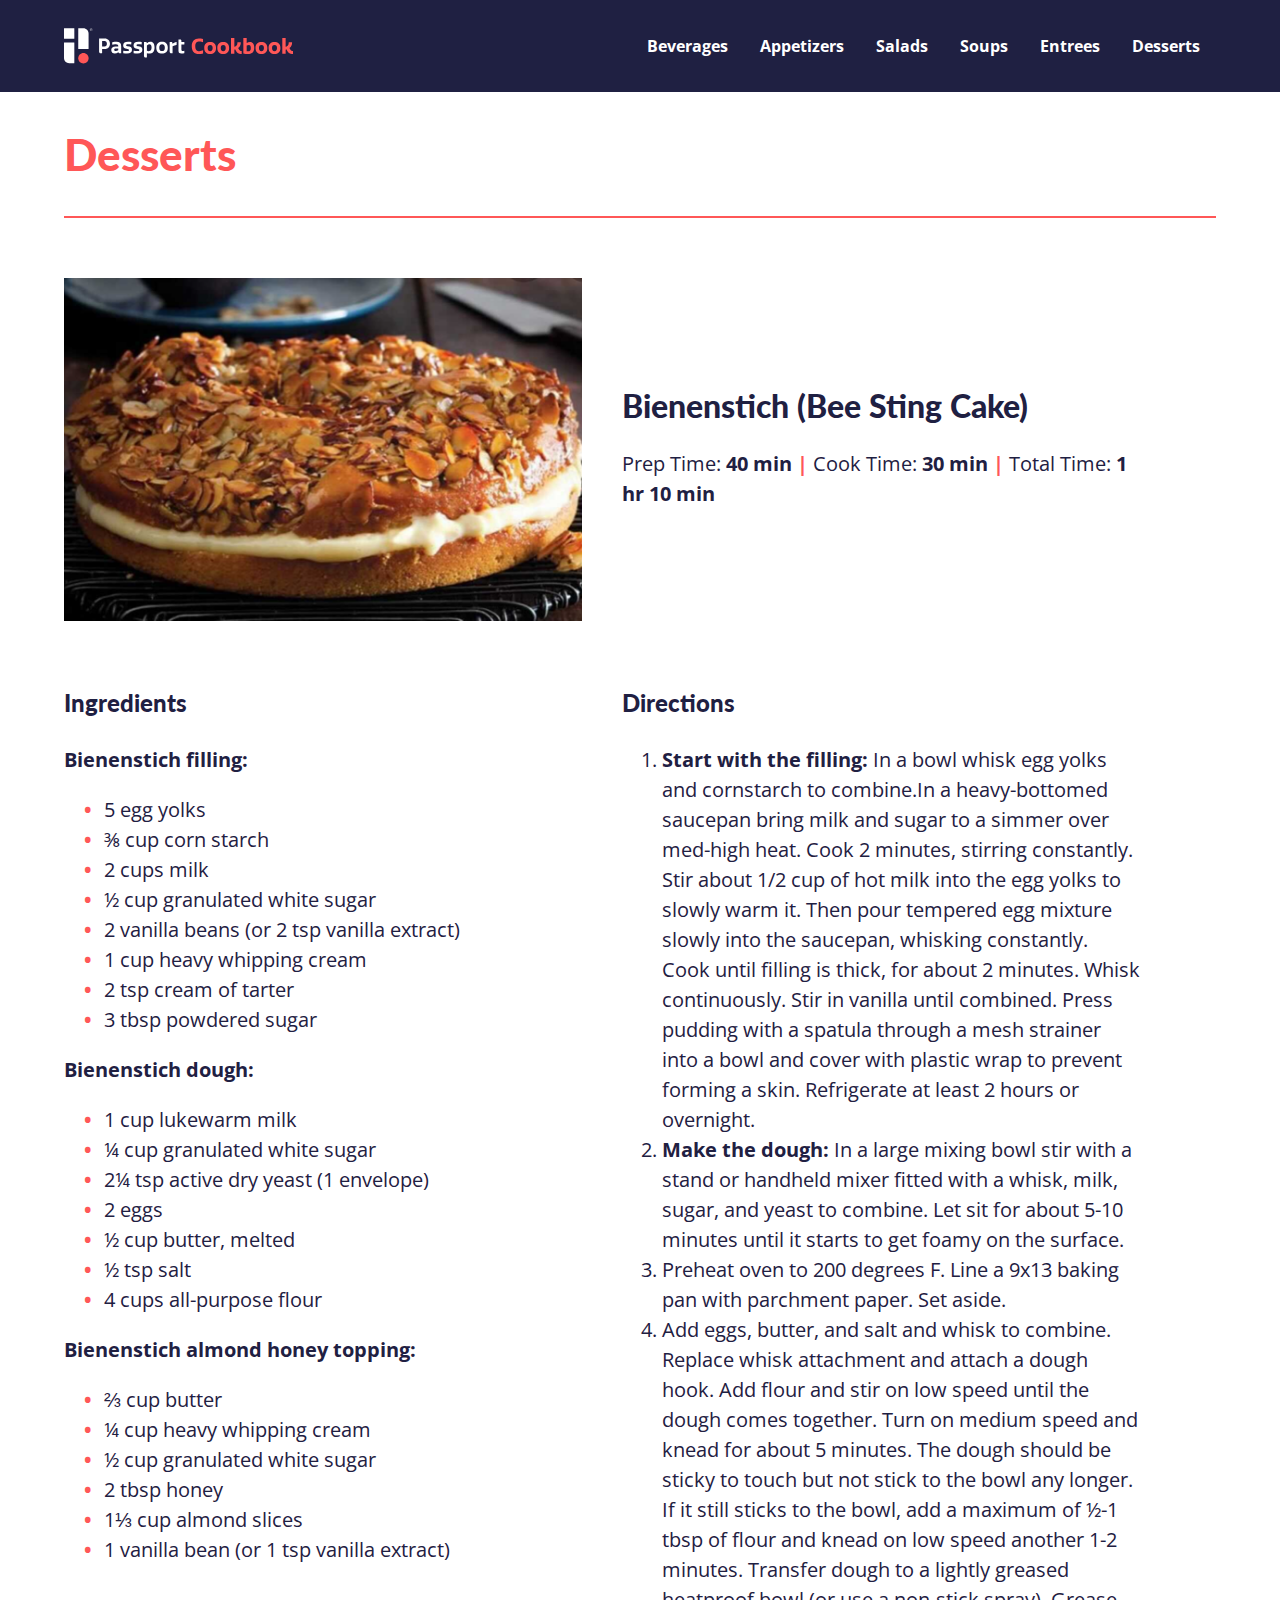
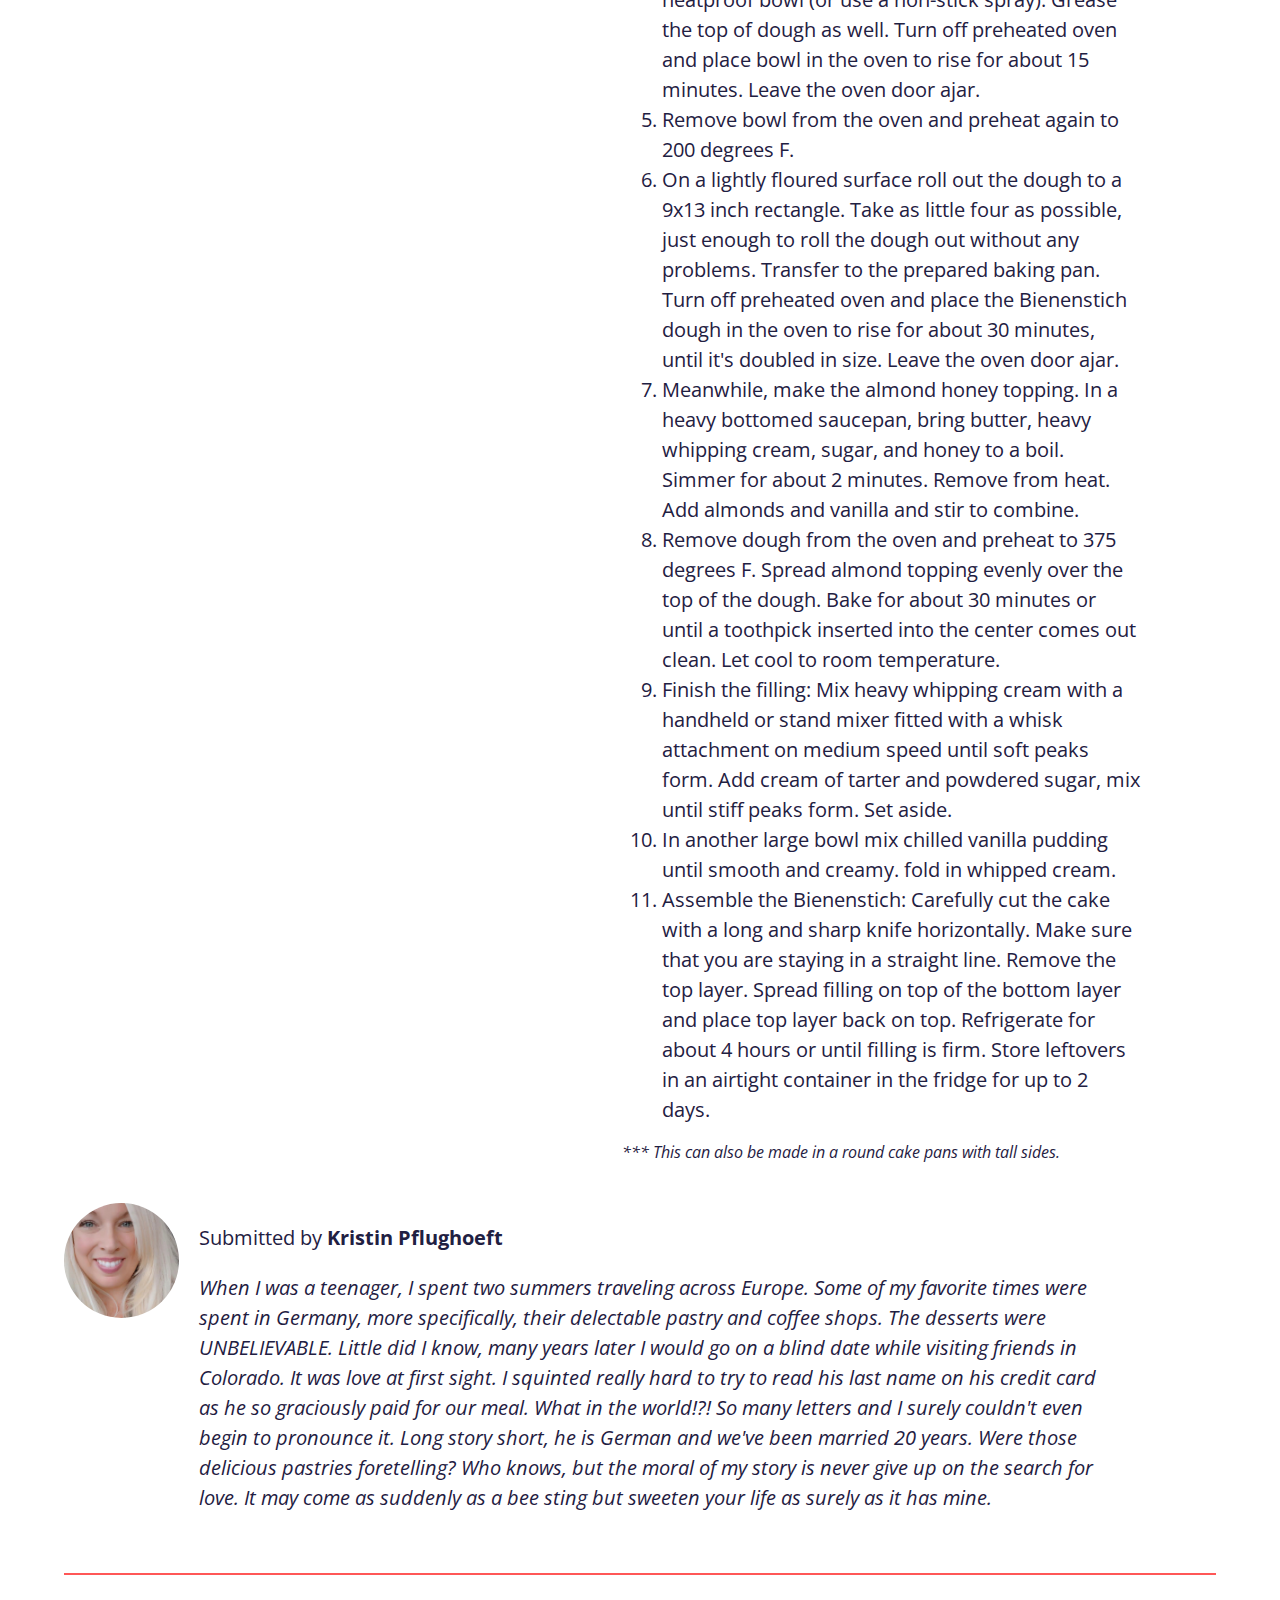
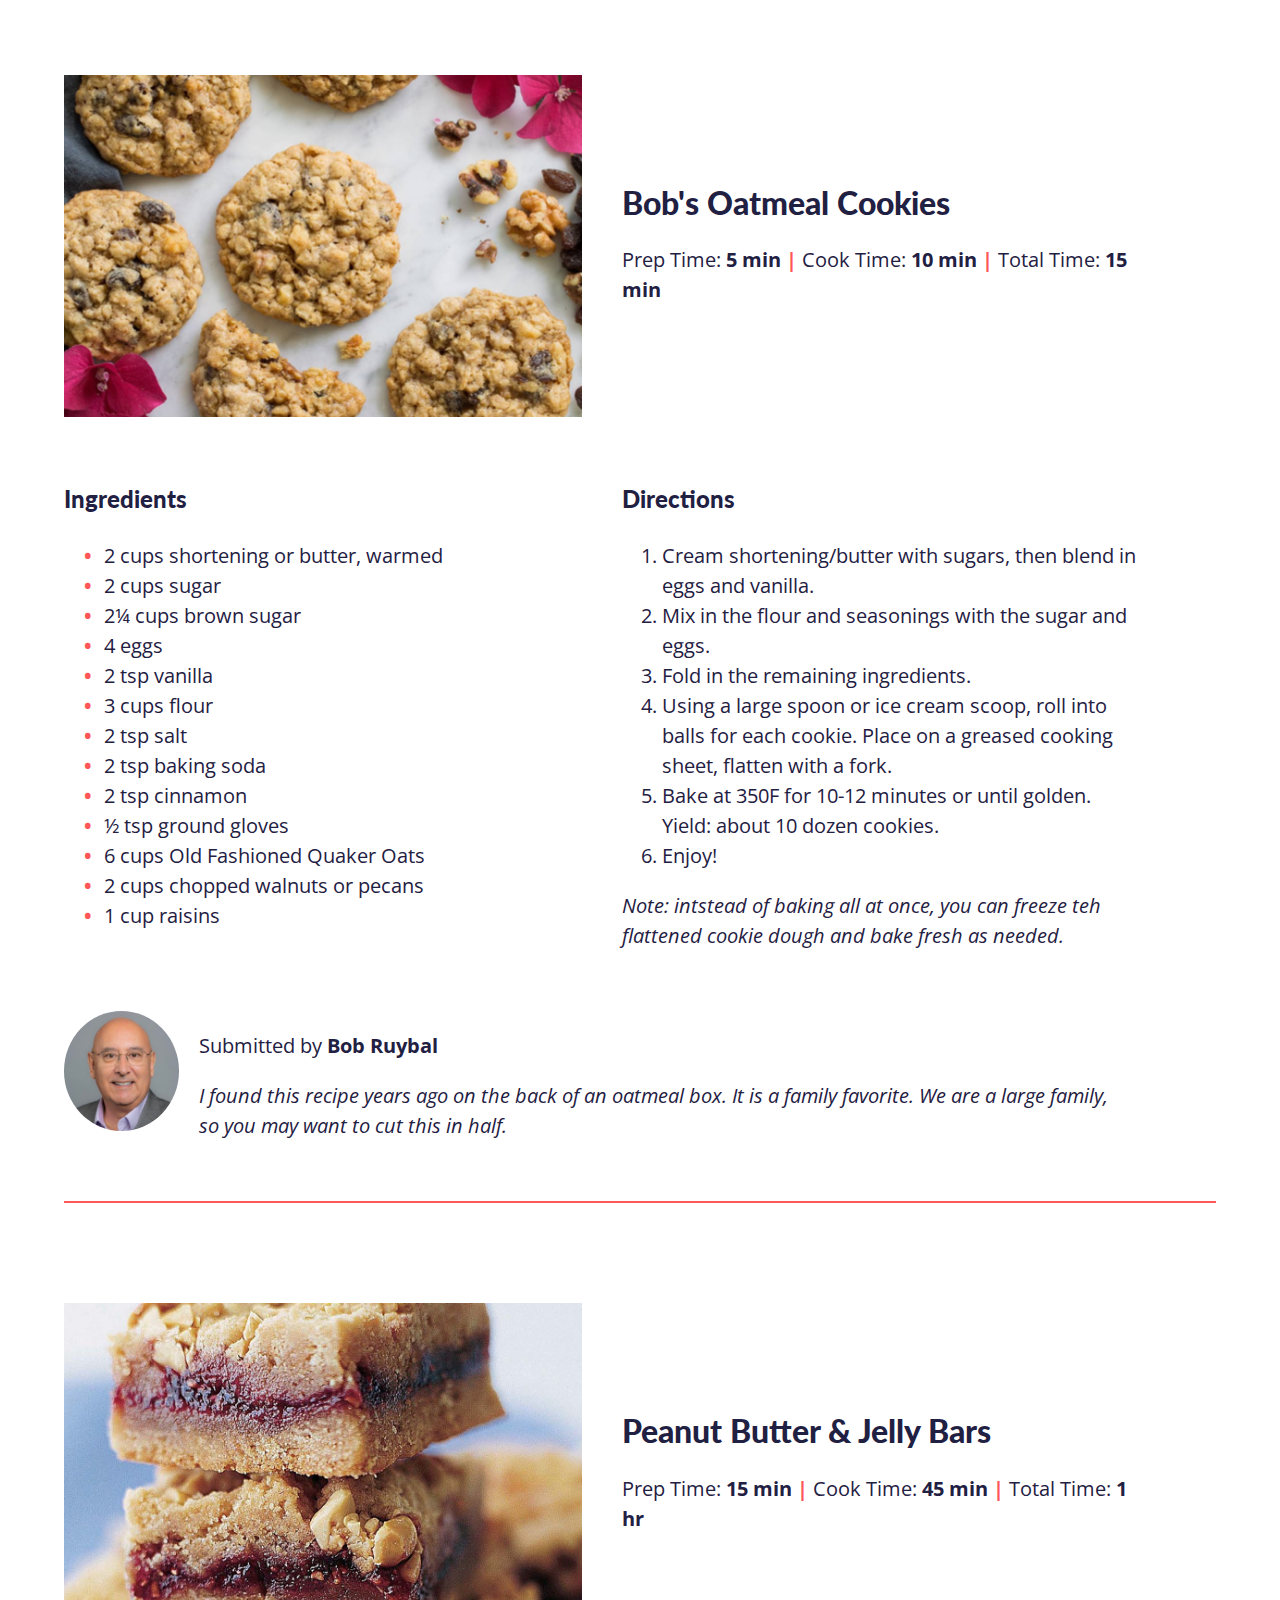
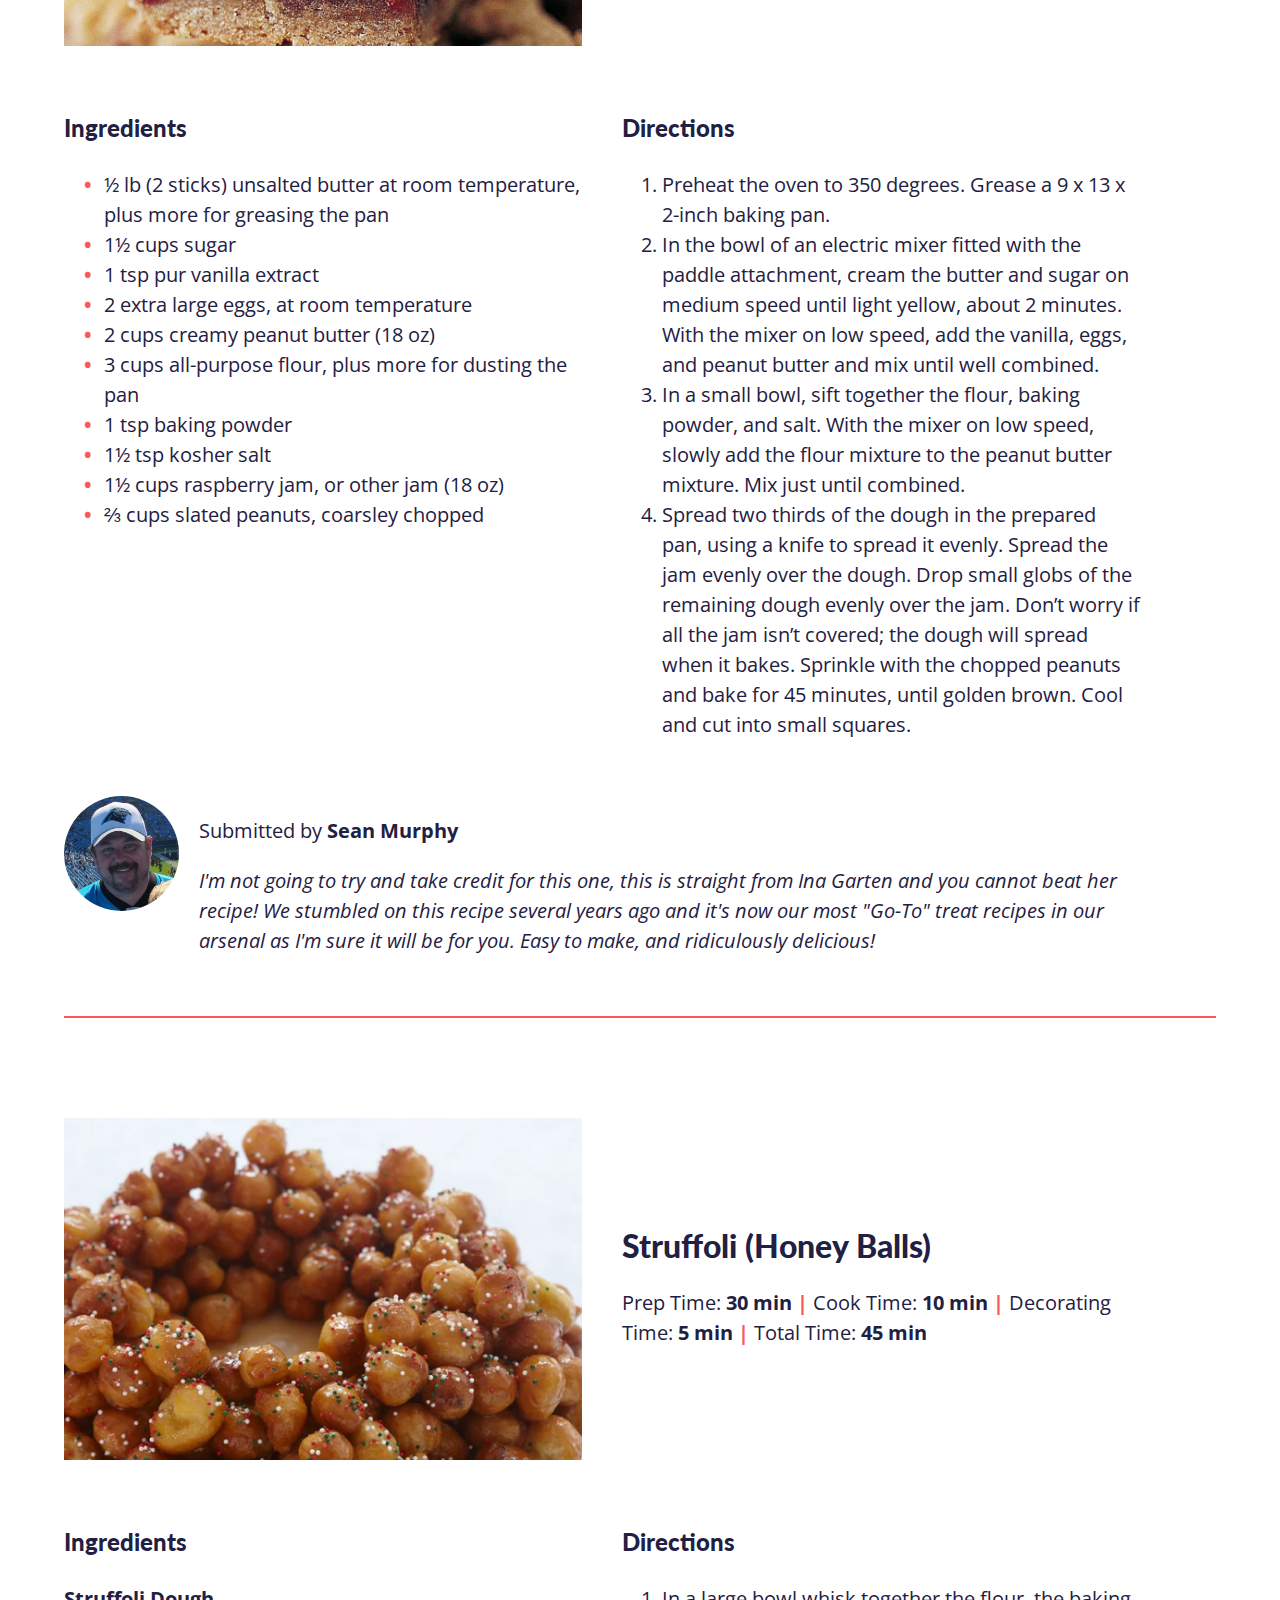
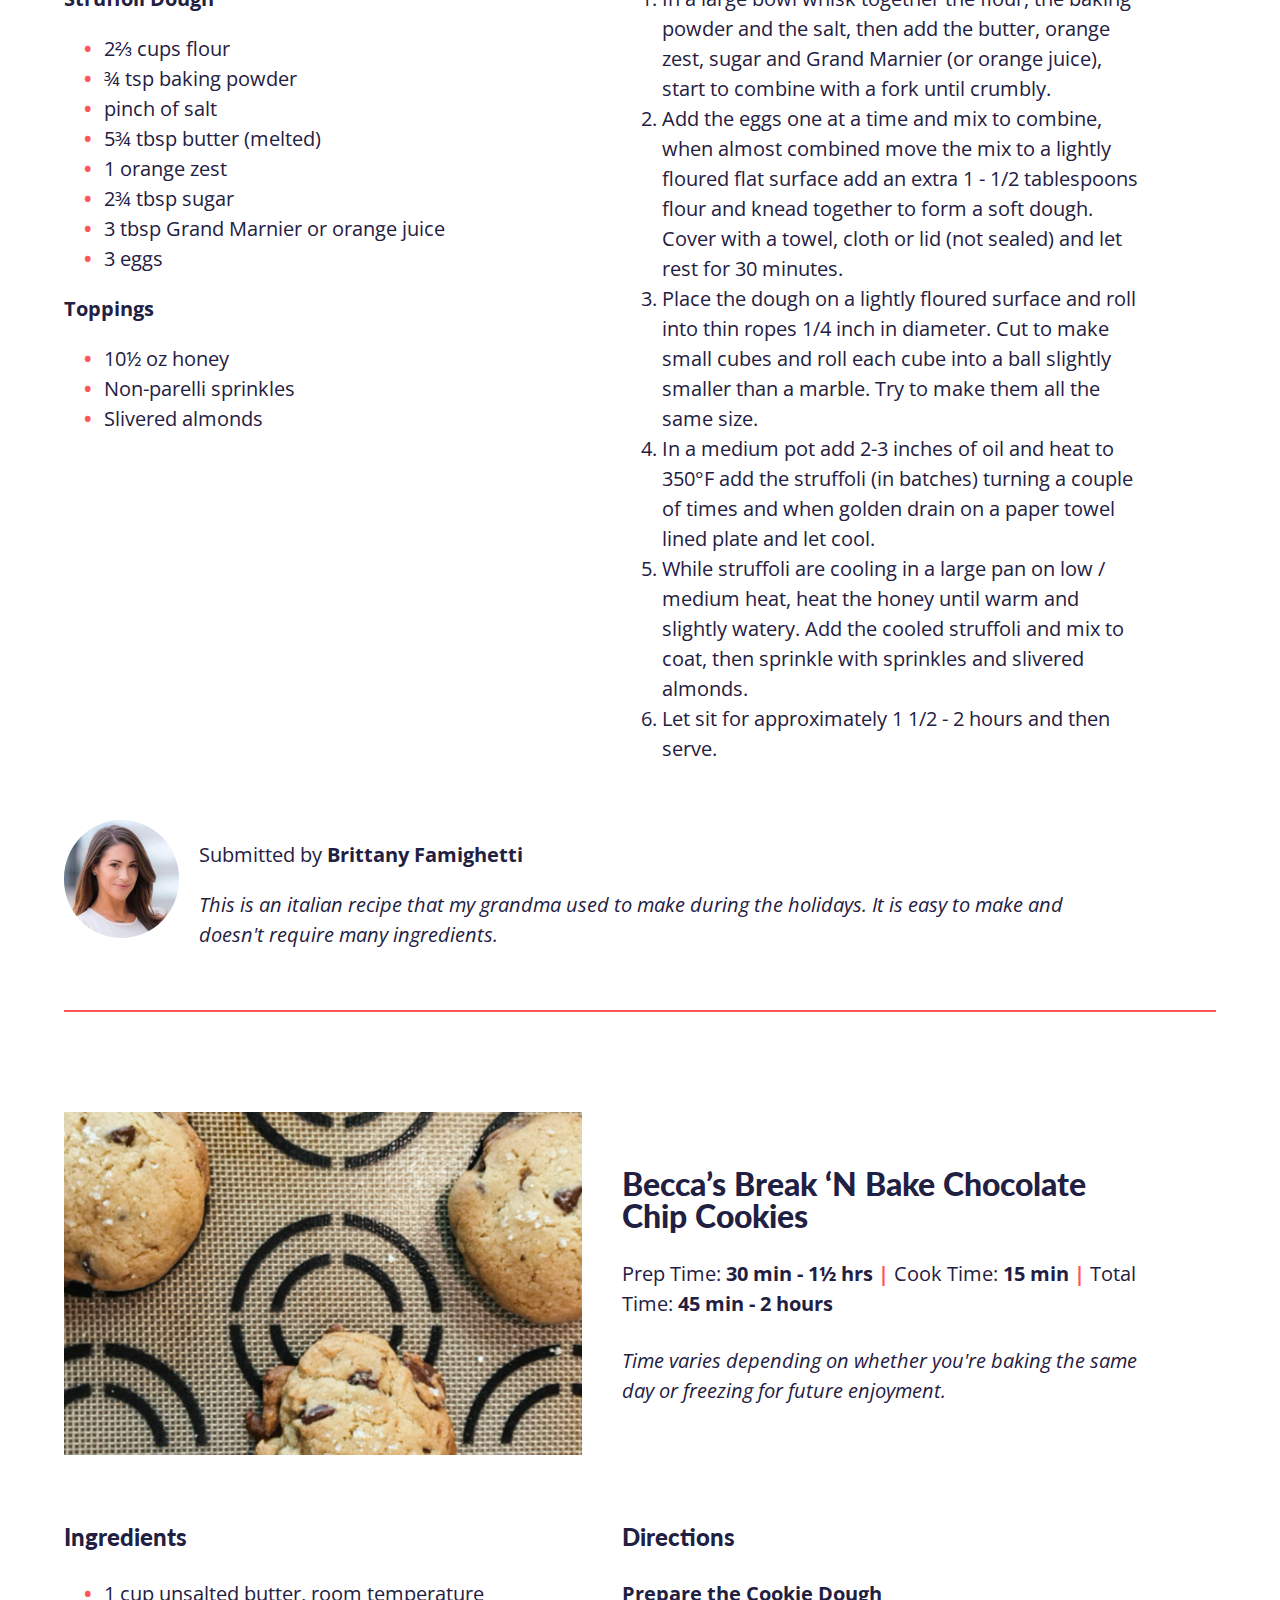
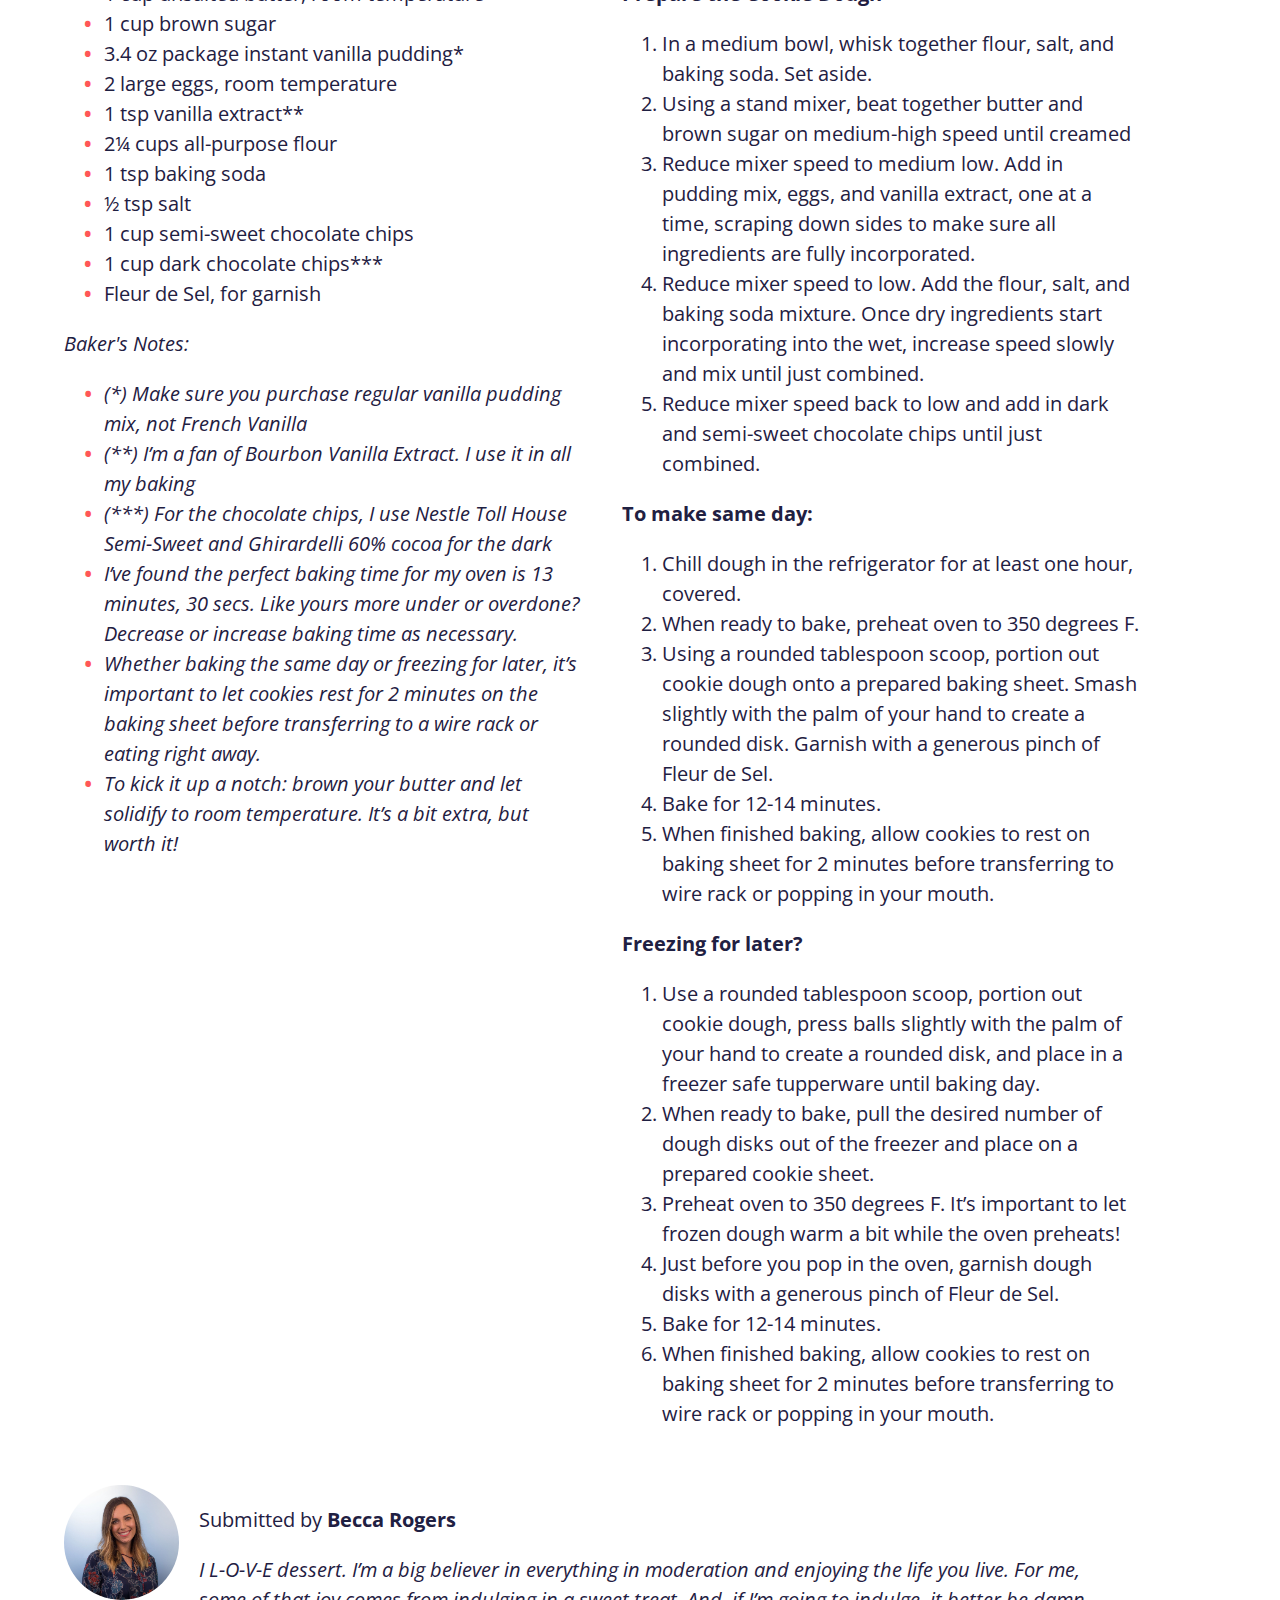
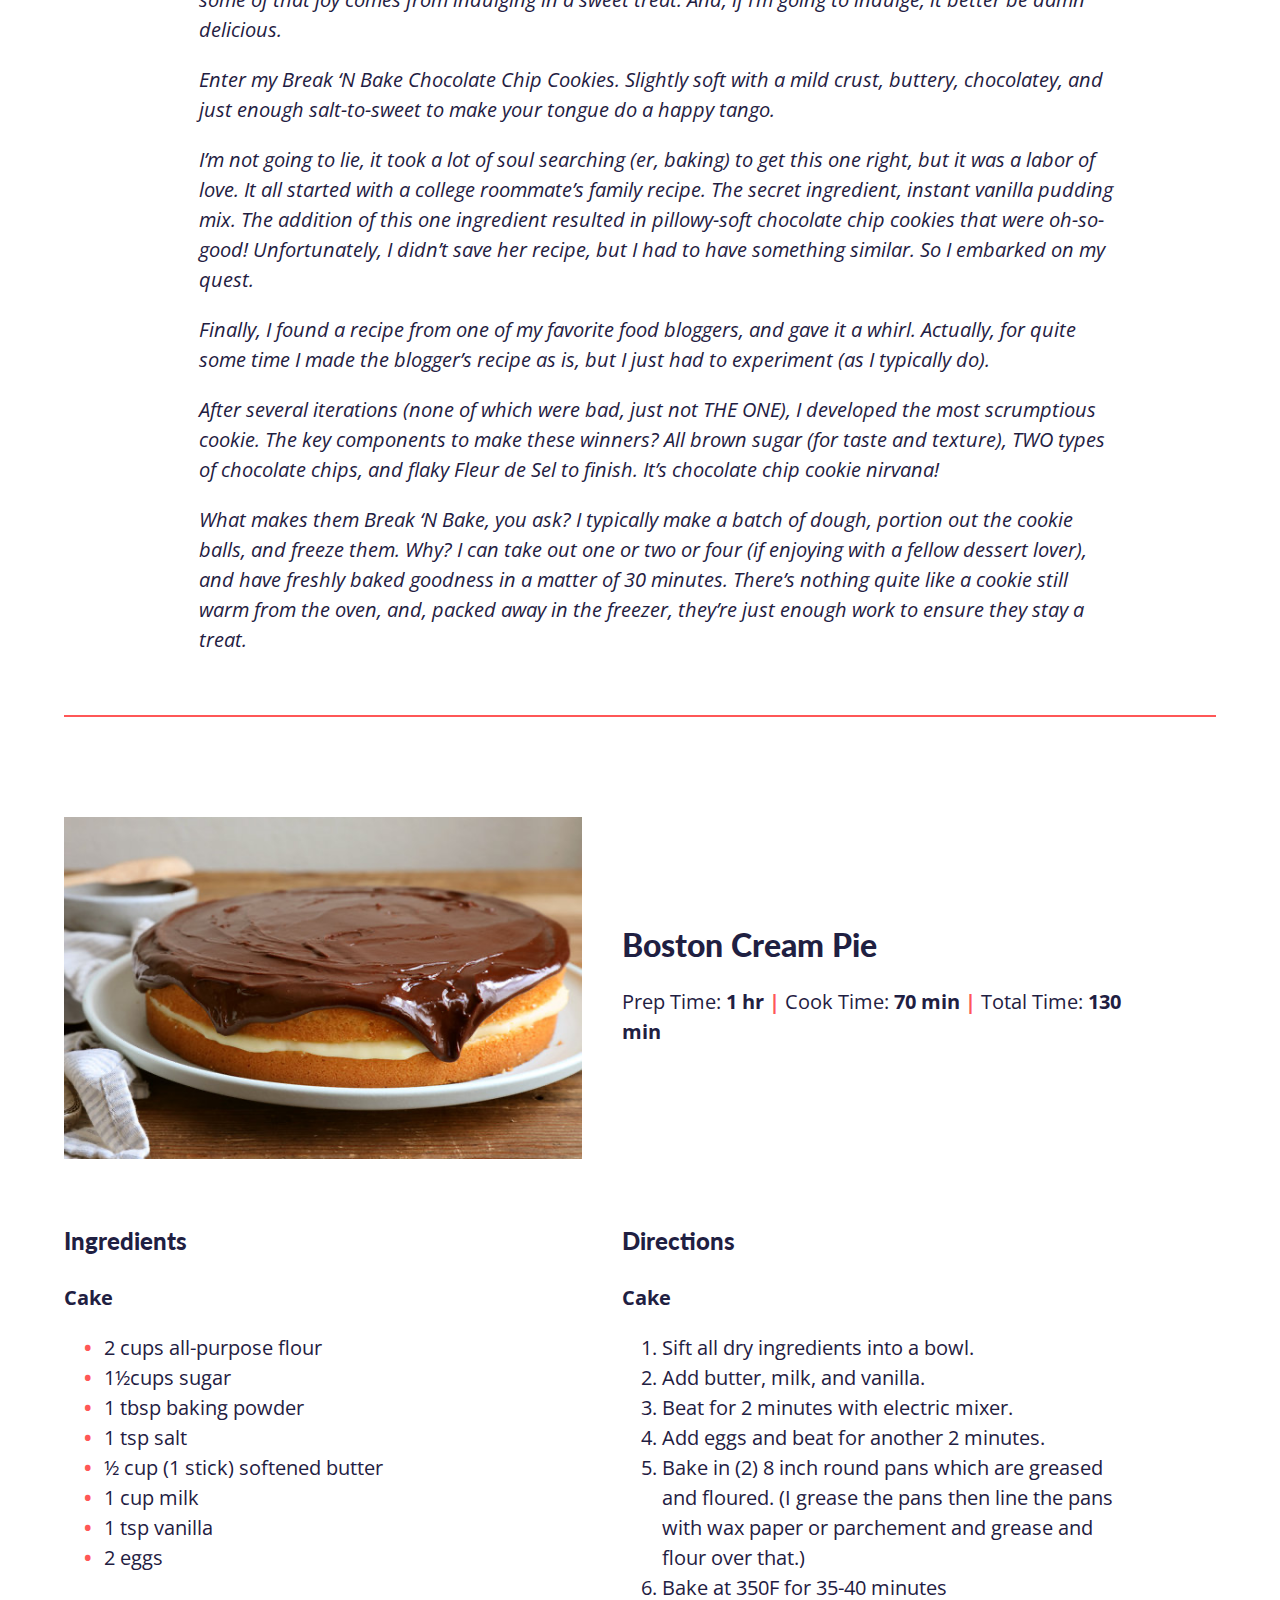
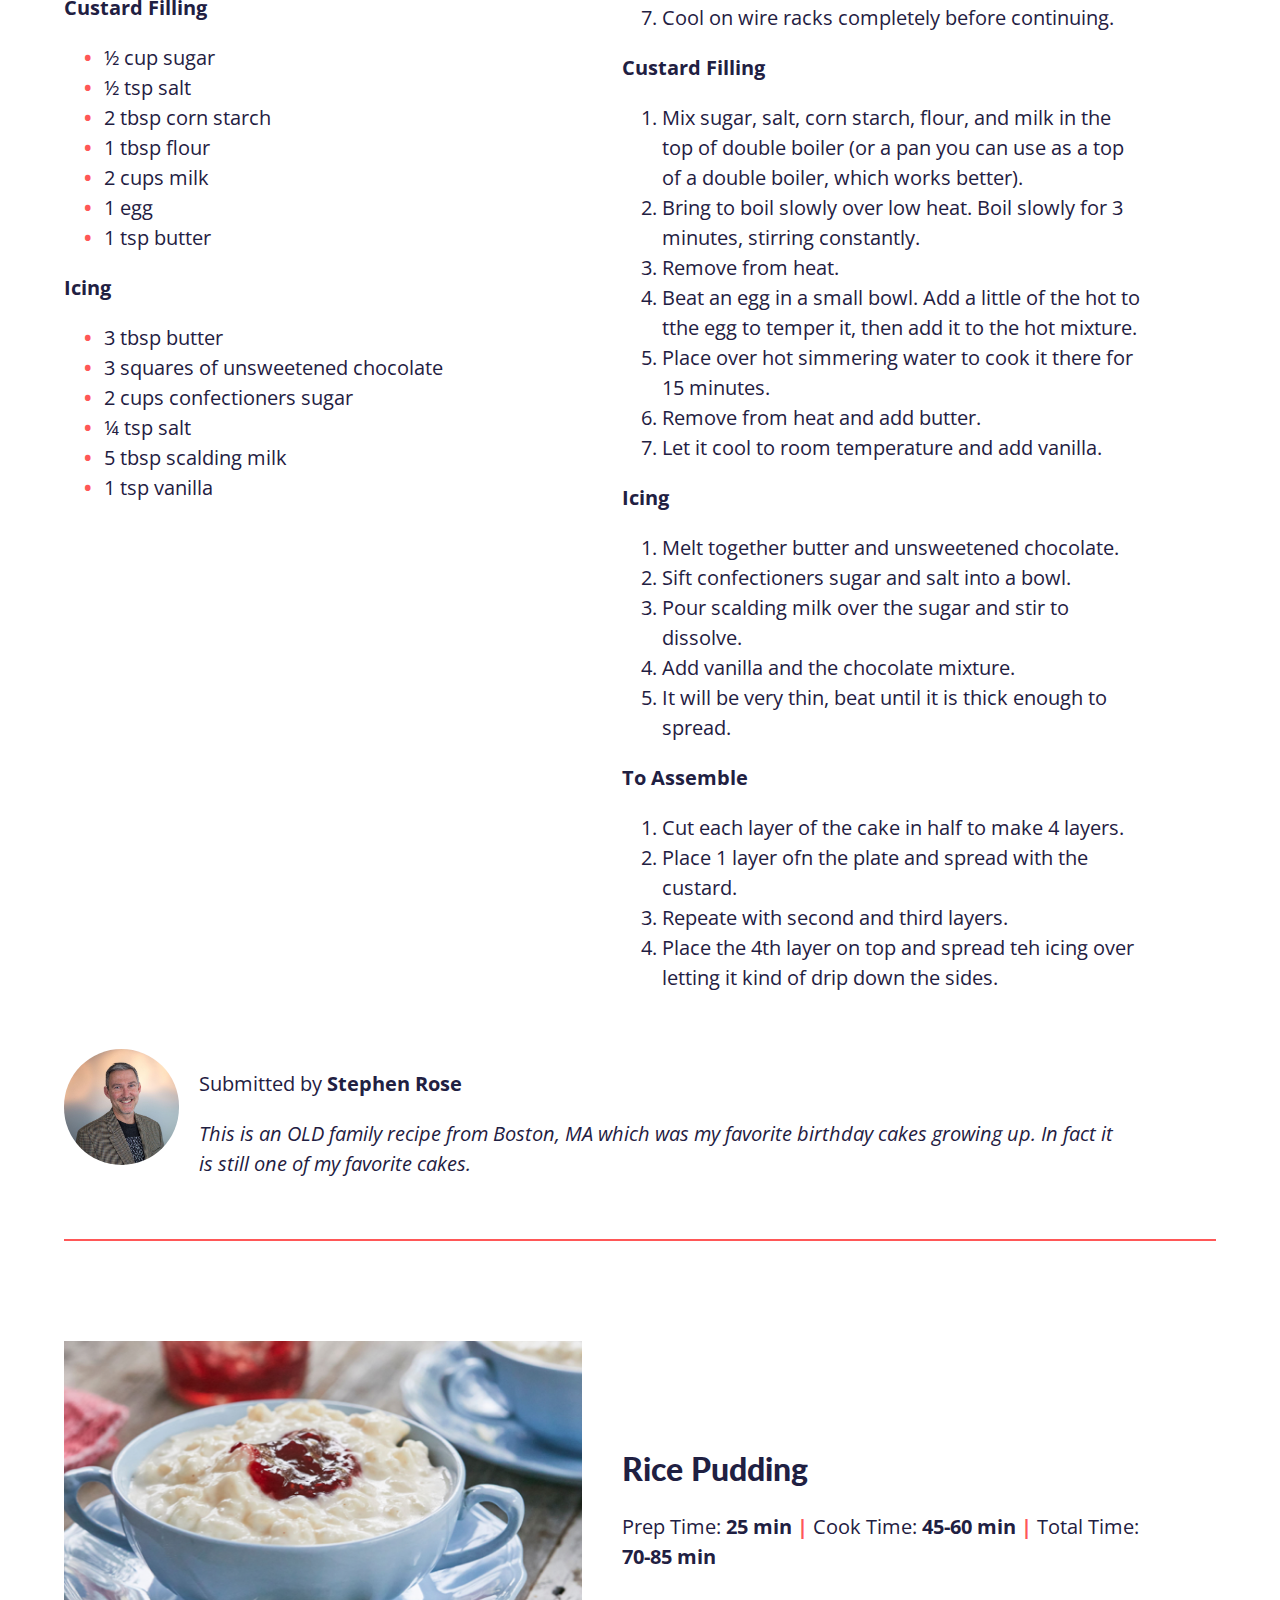
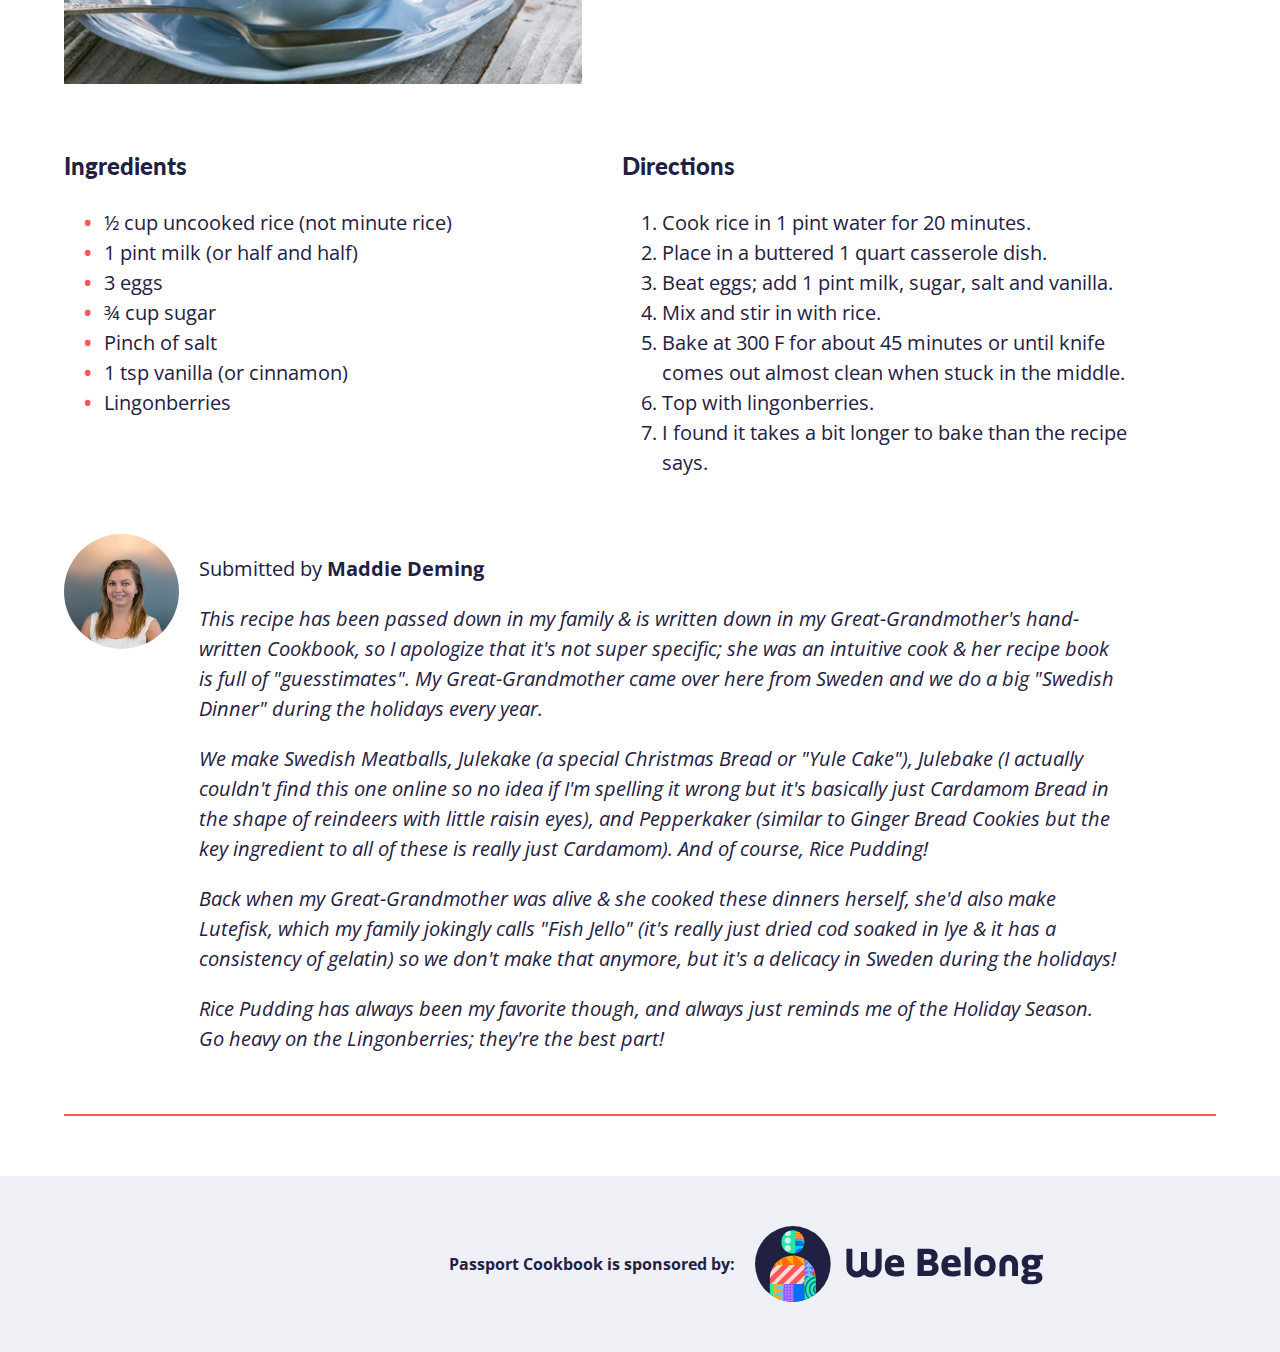
<file: desserts/index.html>
<!doctype html>
<html class="no-js" lang="">

<head>
  <meta charset="utf-8">
  <title>Passport Cookbook</title>
  <link href="https://fonts.googleapis.com/css2?family=Lato:wght@900&family=Open+Sans:ital,wght@0,400;0,700;1,400&display=swap" rel="stylesheet">
  <link rel="stylesheet" href="https://use.fontawesome.com/releases/v5.2.0/css/all.css" integrity="sha384-hWVjflwFxL6sNzntih27bfxkr27PmbbK/iSvJ+a4+0owXq79v+lsFkW54bOGbiDQ" crossorigin="anonymous">
  <meta name="description" content="">
  <meta name="viewport" content="width=device-width, initial-scale=1">

  <meta property="og:title" content="">
  <meta property="og:type" content="">
  <meta property="og:url" content="">
  <meta property="og:image" content="">

  <link rel="manifest" href="site.webmanifest">
  <link rel="apple-touch-icon" href="icon.png">
  <!-- Place favicon.ico in the root directory -->

  <link rel="stylesheet" href="../css/normalize.css">
  <link rel="stylesheet" href="../css/main.css">

  <meta name="theme-color" content="#fafafa">
</head>

<body>

  <header>
    <div class="content-wrapper">
      <nav class="nav flex-row">
          <div class="nav-brand">
            <a href="../index.html">
              <img src="../img/logo.svg" alt="Passport Cookbook Logo" />
            </a>
          </div>
          <div class="toggle-collapse">
            <div class="toggle-icon text-white">
              <span class="text-white"><i class="fas fa-bars"></i></span>
            </div>
          </div>
          <div class="nav-items">
              <ul class="nav-items flex-row">
                <li class="nav-link"><a href="../beverages/index.html" class="text-white">Beverages</a></li>
                <li class="nav-link"><a href="../appetizers/index.html" class="text-white">Appetizers</a></li>
                <li class="nav-link"><a href="../salads/index.html" class="text-white">Salads</a></li>
                <li class="nav-link"><a href="../soups/index.html" class="text-white">Soups</a></li>
                <li class="nav-link"><a href="../entrees/index.html" class="text-white">Entrees</a></li>
                <li class="nav-link"><a href="../desserts/index.html" class="text-white">Desserts</a></li>
              </ul>
          </div>
        </nav>
      </div>
    </header>
    <main>
      <section class="title">
        <div class="content-wrapper">
          <!--Change Recipe Type-->
          <h1>Desserts</h1>
          <div class="divider"></div>
        </div>
      </section>
      <!--Begin individual recipe section-->
                <section class="recipe">
                  <div class="content-wrapper">
                    <article>
                      <div class="recipe-pic">
                          <!--Change image source and alt name-->
                          <img src="../img/pflughoeft-bienenstich.png" alt="Recipe Name">
                      </div>
                      <div class="recipe-title">
                        <!--Change Name of Recipe and Times-->
                        <h2>Bienenstich (Bee Sting Cake)</h2>
                        <h4>Prep Time: <strong>40 min</strong> <span>|</span> Cook Time: <strong>30 min</strong> <span>|</span> Total Time: <strong>1 hr 10 min</strong></h4>
                      </div>
                    </article>
                    <article class="recipe-text">
                      <div class="ingredients">
                        <!--Change Ingredients-->
                        <h3>Ingredients</h3>
                        <p><strong>Bienenstich filling:</strong></p>
                            <ul>
                              <li>5 egg yolks</li>
                              <li>&#8540; cup corn starch</li>
                              <li>2 cups milk</li>
                              <li>&#189; cup granulated white sugar</li>
                              <li>2 vanilla beans (or 2 tsp vanilla extract)</li>
                              <li>1 cup heavy whipping cream</li>
                              <li>2 tsp cream of tarter</li>
                              <li>3 tbsp powdered sugar</li>
                            </ul>
                          <p><strong>Bienenstich dough:</strong></p>
                              <ul>
                                <li>1 cup lukewarm milk</li>
                                <li>&#188; cup granulated white sugar</li>
                                <li>2&#188; tsp active dry yeast (1 envelope)</li>
                                <li>2 eggs</li>
                                <li>&#189; cup butter, melted</li>
                                <li>&#189; tsp salt</li>
                                <li>4 cups all-purpose flour</li>
                              </ul>
                            <p><strong>Bienenstich almond honey topping:</strong></p>
                              <ul>
                                <li>&#8532; cup butter</li>
                                <li>&#188; cup heavy whipping cream</li>
                                <li>&#189; cup granulated white sugar</li>
                                <li>2 tbsp honey</li>
                                <li>1&#8531; cup almond slices</li>
                                <li>1 vanilla bean (or 1 tsp vanilla extract)</li>
                              </ul>
                          </div>
                          <div class="directions">
                            <!--Change Directions-->
                            <h3>Directions</h3>
                            <ol>
                              <li><strong>Start with the filling:</strong> In a bowl whisk egg yolks and cornstarch to combine.In a heavy-bottomed saucepan bring milk and sugar to a simmer over med-high heat. Cook 2 minutes, stirring constantly. Stir about 1/2 cup of hot milk into the egg yolks to slowly warm it. Then pour tempered egg mixture slowly into the saucepan, whisking constantly. Cook until filling is thick, for about 2 minutes. Whisk continuously. Stir in vanilla until combined. Press pudding with a spatula through a mesh strainer into a bowl and cover with plastic wrap to prevent forming a skin. Refrigerate at least 2 hours or overnight.</li>
                              <li><strong>Make the dough:</strong> In a large mixing bowl stir with a stand or handheld mixer fitted with a whisk, milk, sugar, and yeast to combine. Let sit for about 5-10 minutes until it starts to get foamy on the surface.</li>
                              <li>Preheat oven to 200 degrees F. Line a 9x13 baking pan with parchment paper. Set aside.</li>
                              <li>Add eggs, butter, and salt and whisk to combine. Replace whisk attachment and attach a dough hook. Add flour and stir on low speed until the dough comes together. Turn on medium speed and knead for about 5 minutes. The dough should be sticky to touch but not stick to the bowl any longer. If it still sticks to the bowl, add a maximum of &#189;-1 tbsp of flour and knead on low speed another 1-2 minutes. Transfer dough to a lightly greased heatproof bowl (or use a non-stick spray). Grease the top of dough as well. Turn off preheated oven and place bowl in the oven to rise for about 15 minutes. Leave the oven door ajar.</li>
                              <li>Remove bowl from the oven and preheat again to 200 degrees F.</li>
                              <li>On a lightly floured surface roll out the dough to a 9x13 inch rectangle. Take as little four as possible, just enough to roll the dough out without any problems. Transfer to the prepared baking pan. Turn off preheated oven and place the Bienenstich dough in the oven to rise for about 30 minutes, until it's doubled in size. Leave the oven door ajar.</li>
                              <li>Meanwhile, make the almond honey topping. In a heavy bottomed saucepan, bring butter, heavy whipping cream, sugar, and honey to a boil. Simmer for about 2 minutes. Remove from heat. Add almonds and vanilla and stir to combine.</li>
                              <li>Remove dough from the oven and preheat to 375 degrees F. Spread almond topping evenly over the top of the dough. Bake for about 30 minutes or until a toothpick inserted into the center comes out clean. Let cool to room temperature.</li>
                              <li>Finish the filling: Mix heavy whipping cream with a handheld or stand mixer fitted with a whisk attachment on medium speed until soft peaks form. Add cream of tarter and powdered sugar, mix until stiff peaks form. Set aside.</li>
                              <li>In another large bowl mix chilled vanilla pudding until smooth and creamy. fold in whipped cream.</li>
                              <li>Assemble the Bienenstich: Carefully cut the cake with a long and sharp knife horizontally. Make sure that you are staying in a straight line. Remove the top layer. Spread filling on top of the bottom layer and place top layer back on top. Refrigerate for about 4 hours or until filling is firm. Store leftovers in an airtight container in the fridge for up to 2 days.</li>
                            </ol>
                            <em>*** This can also be made in a round cake pans with tall sides.</em>
                          </div>
                        </aritcle>
                        <article class="profile">
                          <div class="profile-pic">
                              <!--Change image source and alt name-->
                              <img src="../img/pflughoeft-profile.png" alt="Kristin Pflughoeft" />
                          </div>
                          <div class="profile-story">
                            <!--Change first and last name, and story-->
                            <p>Submitted by <strong>Kristin Pflughoeft</strong></p>
                            <em>
                              <p>
                                When I was a teenager, I spent two summers traveling across Europe. Some of my favorite times were spent in Germany, more specifically, their delectable pastry and coffee shops. The desserts were UNBELIEVABLE. Little did I know, many years later I would go on a blind date while visiting friends in Colorado. It was love at first sight. I squinted really hard to try to read his last name on his credit card as he so graciously paid for our meal. What in the world!?! So many letters and I surely couldn't even begin to pronounce it. Long story short, he is German and we've been married 20 years. Were those delicious pastries foretelling? Who knows, but the moral of my story is never give up on the search for love. It may come as suddenly as a bee sting but sweeten your life as surely as it has mine.
                              </p>
                            </em>
                          </div>
                        </article>
                        <div class="divider"></div>
                      </div>
                    </section>
      <!--End individual recipe section-->
      <section class="recipe">
        <div class="content-wrapper">
          <article>
            <div class="recipe-pic">
                <img src="../img/ruybal-oatmealcookies.png" alt="Bob's Oatmeal Cookies">
            </div>
            <div class="recipe-title">
              <h2>Bob's Oatmeal Cookies</h2>
              <h4>Prep Time: <strong>5 min</strong> <span>|</span> Cook Time: <strong>10 min</strong> <span>|</span> Total Time: <strong>15 min</strong></h4>
            </div>
          </article>
          <article class="recipe-text">
            <div class="ingredients">
              <h3>Ingredients</h3>
                  <ul>
                    <li>2 cups shortening or butter, warmed</li>
                    <li>2 cups sugar</li>
                    <li>2&#188; cups brown sugar</li>
                    <li>4 eggs</li>
                    <li>2 tsp vanilla</li>
                    <li>3 cups flour</li>
                    <li>2 tsp salt</li>
                    <li>2 tsp baking soda</li>
                    <li>2 tsp cinnamon</li>
                    <li>&#189; tsp ground gloves</li>
                    <li>6 cups Old Fashioned Quaker Oats</li>
                    <li>2 cups chopped walnuts or pecans</li>
                    <li>1 cup raisins</li>
                  </ul>
                </div>
                <div class="directions">
                  <h3>Directions</h3>
                  <ol>
                    <li>Cream shortening/butter with sugars, then blend in eggs and vanilla.</li>
                    <li>Mix in the flour and seasonings with the sugar and eggs.</li>
                    <li>Fold in the remaining ingredients.</li>
                    <li>Using a large spoon or ice cream scoop, roll into balls for each cookie. Place on a greased cooking sheet, flatten with a fork.</li>
                    <li>Bake at 350F for 10-12 minutes or until golden. Yield: about 10 dozen cookies.</li>
                    <li>Enjoy!</li>
                  </ol>
                  <p><em>Note: intstead of baking all at once, you can freeze teh flattened cookie dough and bake fresh as needed.</em></p>
                </div>
              </aritcle>
              <article class="profile">
                <div class="profile-pic">
                    <img src="../img/ruybal-profile.png" alt="Name" />
                </div>
                <div class="profile-story">
                  <p>Submitted by <strong>Bob Ruybal</strong></p>
                  <em>
                    <p>
                      I found this recipe years ago on the back of an oatmeal box. It is a family favorite. We are a large family, so you may want to cut this in half.
                    </p>
                  </em>
                </div>
              </article>
              <div class="divider"></div>
            </div>
          </section>
          <section class="recipe">
            <div class="content-wrapper">
              <article>
                <div class="recipe-pic">
                    <img src="../img/murphy-pbjbars.png" alt="Peanut Butter & Jelly Bars">
                </div>
                <div class="recipe-title">
                  <h2>Peanut Butter & Jelly Bars</h2>
                  <h4>Prep Time: <strong>15 min</strong> <span>|</span> Cook Time: <strong>45 min</strong> <span>|</span> Total Time: <strong>1 hr</strong></h4>
                </div>
              </article>
              <article class="recipe-text">
                <div class="ingredients">
                  <h3>Ingredients</h3>
                      <ul>
                        <li>&#189; lb (2 sticks) unsalted butter at room temperature, plus more for greasing the pan</li>
                        <li>1&#189; cups sugar</li>
                        <li>1 tsp pur vanilla extract</li>
                        <li>2 extra large eggs, at room temperature</li>
                        <li>2 cups creamy peanut butter (18 oz)</li>
                        <li>3 cups all-purpose flour, plus more for dusting the pan</li>
                        <li>1 tsp baking powder</li>
                        <li>1&#189; tsp kosher salt</li>
                        <li>1&#189; cups raspberry jam, or other jam (18 oz)</li>
                        <li>&#8532; cups slated peanuts, coarsley chopped</li>
                      </ul>
                    </div>
                    <div class="directions">
                      <h3>Directions</h3>
                      <ol>
                        <li>Preheat the oven to 350 degrees.  Grease a 9 x 13 x 2-inch baking pan.</li>
                        <li>In the bowl of an electric mixer fitted with the paddle attachment, cream the butter and sugar on medium speed until light yellow, about 2 minutes.  With the mixer on low speed, add the vanilla, eggs, and peanut butter and mix until well combined.</li>
                        <li>In a small bowl, sift together the flour, baking powder, and salt.  With the mixer on low speed, slowly add the flour mixture to the peanut butter mixture.  Mix just until combined.</li>
                        <li>Spread two thirds of the dough in the prepared pan, using a knife to spread it evenly.  Spread the jam evenly over the dough.  Drop small globs of the remaining dough evenly over the jam.  Don’t worry if all the jam isn’t covered; the dough will spread when it bakes.  Sprinkle with the chopped peanuts and bake for 45 minutes, until golden brown.  Cool and cut into small squares.</li>
                      </ol>
                    </div>
                  </aritcle>
                  <article class="profile">
                    <div class="profile-pic">
                        <img src="../img/murphy-profile.png" alt="Sean Murphy" />
                    </div>
                    <div class="profile-story">
                      <p>Submitted by <strong>Sean Murphy</strong></p>
                      <em>
                        <p>
                          I'm not going to try and take credit for this one, this is straight from Ina Garten and you cannot beat her recipe! We stumbled on this recipe several years ago and it's now our most "Go-To" treat recipes in our arsenal as I'm sure it will be for you. Easy to make, and ridiculously delicious!
                        </p>
                      </em>
                    </div>
                  </article>
                  <div class="divider"></div>
                </div>
              </section>
              <section class="recipe">
                <div class="content-wrapper">
                  <article>
                    <div class="recipe-pic">
                        <img src="../img/famighetti-struffoli.png" alt="Struffoli">
                    </div>
                    <div class="recipe-title">
                      <h2>Struffoli (Honey Balls) </h2>
                      <h4>Prep Time: <strong>30 min</strong> <span>|</span> Cook Time: <strong>10 min</strong> <span>|</span> Decorating Time: <strong>5 min</strong> <span>|</span> Total Time: <strong>45 min</strong></h4>
                    </div>
                  </article>
                  <article class="recipe-text">
                    <div class="ingredients">
                      <h3>Ingredients</h3>
                        <p><strong>Struffoli Dough</strong></p>
                        <ul>
                            <li>2&#8532; cups flour</li>
                            <li>&#190; tsp baking powder</li>
                            <li>pinch of salt</li>
                            <li>5&#190; tbsp butter (melted)</li>
                            <li>1 orange zest</li>
                            <li>2&#190; tbsp sugar</li>
                            <li>3 tbsp Grand Marnier or orange juice</li>
                            <li>3 eggs</li>
                          </ul>
                          <p><strong>Toppings</strong></p>
                              <ul>
                                <li>10&#189; oz honey</li>
                                <li>Non-parelli sprinkles</li>
                                <li>Slivered almonds</li>
                              </ul>
                        </div>
                        <div class="directions">
                          <h3>Directions</h3>
                          <ol>
                            <li>In a large bowl whisk together the flour, the baking powder and the salt, then add the butter, orange zest, sugar and Grand Marnier (or orange juice), start to combine with a fork until crumbly.</li>
                            <li>Add the eggs one at a time and mix to combine, when almost combined move the mix to a lightly floured flat surface add an extra 1 - 1/2 tablespoons flour and knead together to form a soft dough.  Cover with a towel, cloth or lid (not sealed) and let rest for 30 minutes.</li>
                            <li>Place the dough on a lightly floured surface and roll into thin ropes 1/4 inch in diameter.  Cut to make small cubes and roll each cube into a ball slightly smaller than a marble. Try to make them all the same size.</li>
                            <li>In a medium pot add 2-3 inches of oil and heat to 350°F add the struffoli (in batches) turning a couple of times and when golden drain on a paper towel lined plate and let cool.</li>
                            <li>While struffoli are cooling in a large pan on low / medium heat, heat the honey until warm and slightly watery. Add the cooled struffoli and mix to coat, then sprinkle with sprinkles and slivered almonds.</li>
                            <li>Let sit for approximately 1 1/2 - 2 hours and then serve.</li>
                          </ol>
                        </div>
                      </aritcle>
                      <article class="profile">
                        <div class="profile-pic">
                            <img src="../img/famighetti-profile.png" alt="Brittany Famighetti" />
                        </div>
                        <div class="profile-story">
                          <p>Submitted by <strong>Brittany Famighetti</strong></p>
                          <em>
                            <p>
                              This is an italian recipe that my grandma used to make during the holidays. It is easy to make and doesn't require many ingredients.
                            </p>
                          </em>
                        </div>
                      </article>
                      <div class="divider"></div>
                    </div>
                  </section>
                  <section class="recipe">
                    <div class="content-wrapper">
                      <article>
                        <div class="recipe-pic">
                            <img src="../img/rogers-cookies.png" alt="Becca’s Break ‘N Bake Chocolate Chip Cookies">
                        </div>
                        <div class="recipe-title">
                          <h2>Becca’s Break ‘N Bake Chocolate Chip Cookies</h2>
                          <h4>Prep Time: <strong>30 min - 1&#189; hrs</strong> <span>|</span> Cook Time: <strong>15 min</strong> <span>|</span> Total Time: <strong>45 min - 2 hours</strong></h4>
                          <p><em>Time varies depending on whether you're baking the same day or freezing for future enjoyment.</em></p>
                        </div>
                      </article>
                      <article class="recipe-text">
                        <div class="ingredients">
                          <h3>Ingredients</h3>
                              <ul>
                                <li>1 cup unsalted butter, room temperature</li>
                                <li>1 cup brown sugar</li>
                                <li>3.4 oz package instant vanilla pudding*</li>
                                <li>2 large eggs, room temperature</li>
                                <li>1 tsp vanilla extract**</li>
                                <li>2&#188; cups all-purpose flour</li>
                                <li>1 tsp baking soda</li>
                                <li>&#189; tsp salt</li>
                                <li>1 cup semi-sweet chocolate chips</li>
                                <li>1 cup dark chocolate chips***</li>
                                <li>Fleur de Sel, for garnish</li>
                              </ul>
                              <em><p>Baker's Notes:</p>
                              <ul>
                                <li>(*) Make sure you purchase regular vanilla pudding mix, not French Vanilla</li>
                                <li>(**) I’m a fan of Bourbon Vanilla Extract. I use it in all my baking</li>
                                <li>(***) For the chocolate chips, I use Nestle Toll House Semi-Sweet and Ghirardelli 60% cocoa for the dark</li>
                                <li>I’ve found the perfect baking time for my oven is 13 minutes, 30 secs. Like yours more under or overdone? Decrease or increase baking time as necessary.</li>
                                <li>Whether baking the same day or freezing for later, it’s important to let cookies rest for 2 minutes on the baking sheet before transferring to a wire rack or eating right away.</li>
                                <li>To kick it up a notch: brown your butter and let solidify to room temperature. It’s a bit extra, but worth it!</li>
                              </ul>
                              </em>
                            </div>
                            <div class="directions">
                              <h3>Directions</h3>
                              <p><strong>Prepare the Cookie Dough</strong></p>
                              <ol>
                                <li>In a medium bowl, whisk together flour, salt, and baking soda. Set aside.</li>
                                <li>Using a stand mixer, beat together butter and brown sugar on medium-high speed until creamed</li>
                                <li>Reduce mixer speed to medium low. Add in pudding mix, eggs, and vanilla extract, one at a time, scraping down sides to make sure all ingredients are fully incorporated.</li>
                                <li>Reduce mixer speed to low. Add the flour, salt, and baking soda mixture. Once dry ingredients start incorporating into the wet, increase speed slowly and mix until just combined.</li>
                                <li>Reduce mixer speed back to low and add in dark and semi-sweet chocolate chips until just combined.</li>
                              </ol>
                              <p><strong>To make same day:</strong></p>
                              <ol>
                                <li>Chill dough in the refrigerator for at least one hour, covered.</li>
                                <li>When ready to bake, preheat oven to 350 degrees F.</li>
                                <li>Using a rounded tablespoon scoop, portion out cookie dough onto a prepared baking sheet. Smash slightly with the palm of your hand to create a rounded disk. Garnish with a generous pinch of Fleur de Sel.</li>
                                <li>Bake for 12-14 minutes.</li>
                                <li>When finished baking, allow cookies to rest on baking sheet for 2 minutes before transferring to wire rack or popping in your mouth.</li>
                              </ol>
                              <p><strong>Freezing for later?</strong></p>
                              <ol>
                                <li>Use a rounded tablespoon scoop, portion out cookie dough, press balls slightly with the palm of your hand to create a rounded disk, and place in a freezer safe tupperware until baking day.</li>
                                <li>When ready to bake, pull the desired number of dough disks out of the freezer and place on a prepared cookie sheet.</li>
                                <li>Preheat oven to 350 degrees F. It’s important to let frozen dough warm a bit while the oven preheats!</li>
                                <li>Just before you pop in the oven, garnish dough disks with a generous pinch of Fleur de Sel.</li>
                                <li>Bake for 12-14 minutes.</li>
                                <li>When finished baking, allow cookies to rest on baking sheet for 2 minutes before transferring to wire rack or popping in your mouth.</li>
                              </ol>
                            </div>
                          </aritcle>
                          <article class="profile">
                            <div class="profile-pic">
                                <img src="../img/rogers-profile.png" alt="Becca Rogers" />
                            </div>
                            <div class="profile-story">
                              <p>Submitted by <strong>Becca Rogers</strong></p>
                              <em>
                                <p>I L-O-V-E dessert. I’m a big believer in everything in moderation and enjoying the life you live. For me, some of that joy comes from indulging in a sweet treat. And, if I’m going to indulge, it better be damn delicious.</p>
                                <p>Enter my Break ‘N Bake Chocolate Chip Cookies. Slightly soft with a mild crust, buttery, chocolatey, and just enough salt-to-sweet to make your tongue do a happy tango. </p>
                                <p>I’m not going to lie, it took a lot of soul searching (er, baking) to get this one right, but it was a labor of love. It all started with a college roommate’s family recipe. The secret ingredient, instant vanilla pudding mix. The addition of this one ingredient resulted in pillowy-soft chocolate chip cookies that were oh-so-good! Unfortunately, I didn’t save her recipe, but I had to have something similar. So I embarked on my quest.</p>
                                <p>Finally, I found a recipe from one of my favorite food bloggers, and gave it a whirl. Actually, for quite some time I made the blogger’s recipe as is, but I just had to experiment (as I typically do).</p>
                                <p>After several iterations (none of which were bad, just not THE ONE), I developed the most scrumptious cookie. The key components to make these winners? All brown sugar (for taste and texture), TWO types of chocolate chips, and flaky Fleur de Sel to finish. It’s chocolate chip cookie nirvana!</p>
                                <p>What makes them Break ‘N Bake, you ask? I typically make a batch of dough, portion out the cookie balls, and freeze them. Why? I can take out one or two or four (if enjoying with a fellow dessert lover), and have freshly baked goodness in a matter of 30 minutes. There’s nothing quite like a cookie still warm from the oven, and, packed away in the freezer, they’re just enough work to ensure they stay a treat.</p>
                              </em>
                            </div>
                          </article>
                          <div class="divider"></div>
                        </div>
                      </section>
                      <section class="recipe">
                        <div class="content-wrapper">
                          <article>
                            <div class="recipe-pic">
                                <img src="../img/rose-pie.png" alt="Boston Cream Pie">
                            </div>
                            <div class="recipe-title">
                              <h2>Boston Cream Pie</h2>
                              <h4>Prep Time: <strong>1 hr</strong> <span>|</span> Cook Time: <strong>70 min</strong> <span>|</span> Total Time: <strong>130 min</strong></h4>
                            </div>
                          </article>
                          <article class="recipe-text">
                            <div class="ingredients">
                              <h3>Ingredients</h3>
                              <p><strong>Cake</strong></p>
                                  <ul>
                                    <li>2 cups all-purpose flour</li>
                                    <li>1&#189;cups sugar</li>
                                    <li>1 tbsp baking powder</li>
                                    <li>1 tsp salt</li>
                                    <li>&#189; cup (1 stick) softened butter</li>
                                    <li>1 cup milk</li>
                                    <li>1 tsp vanilla</li>
                                    <li>2 eggs</li>
                                  </ul>
                                  <p><strong>Custard Filling</strong></p>
                                      <ul>
                                        <li>&#189; cup sugar</li>
                                        <li>&#189; tsp salt</li>
                                        <li>2 tbsp corn starch</li>
                                        <li>1 tbsp flour</li>
                                        <li>2 cups milk</li>
                                        <li>1 egg</li>
                                        <li>1 tsp butter</li>
                                      </ul>
                                      <p><strong>Icing</strong></p>
                                          <ul>
                                            <li>3 tbsp butter</li>
                                            <li>3 squares of unsweetened chocolate</li>
                                            <li>2 cups confectioners sugar</li>
                                            <li>&#188; tsp salt</li>
                                            <li>5 tbsp scalding milk</li>
                                            <li>1 tsp vanilla</li>
                                          </ul>
                                </div>
                                <div class="directions">
                                  <h3>Directions</h3>
                                  <p><strong>Cake</strong></p>
                                  <ol>
                                    <li>Sift all dry ingredients into a bowl.</li>
                                    <li>Add butter, milk, and vanilla.</li>
                                    <li>Beat for 2 minutes with electric mixer.</li>
                                    <li>Add eggs and beat for another 2 minutes.</li>
                                    <li>Bake in (2) 8 inch round pans which are greased and floured. (I grease the pans then line the pans with wax paper or parchement and grease and flour over that.)</li>
                                    <li>Bake at 350F for 35-40 minutes</li>
                                    <li>Cool on wire racks completely before continuing.</li>
                                  </ol>
                                  <p><strong>Custard Filling</strong></p>
                                  <ol>
                                    <li>Mix sugar, salt, corn starch, flour, and milk in the top of double boiler (or a pan you can use as a top of a double boiler, which works better).</li>
                                    <li>Bring to boil slowly over low heat. Boil slowly for 3 minutes, stirring constantly.</li>
                                    <li>Remove from heat.</li>
                                    <li>Beat an egg in a small bowl. Add a little of the hot to tthe egg to temper it, then add it to the hot mixture.</li>
                                    <li>Place over hot simmering water to cook it there for 15 minutes.</li>
                                    <li>Remove from heat and add butter.</li>
                                    <li>Let it cool to room temperature and add vanilla.</li>
                                  </ol>
                                  <p><strong>Icing</strong></p>
                                  <ol>
                                    <li>Melt together butter and unsweetened chocolate.</li>
                                    <li>Sift confectioners sugar and salt into a bowl.</li>
                                    <li>Pour scalding milk over the sugar and stir to dissolve.</li>
                                    <li>Add vanilla and the chocolate mixture.</li>
                                    <li>It will be very thin, beat until it is thick enough to spread.</li>
                                  </ol>
                                  <p><strong>To Assemble</strong></p>
                                  <ol>
                                    <li>Cut each layer of the cake in half to make 4 layers.</li>
                                    <li>Place 1 layer ofn the plate and spread with the custard.</li>
                                    <li>Repeate with second and third layers.</li>
                                    <li>Place the 4th layer on top and spread teh icing over letting it kind of drip down the sides.</li>
                                  </ol>
                                </div>
                              </aritcle>
                              <article class="profile">
                                <div class="profile-pic">
                                    <img src="../img/rose-profile.png" alt="Stephen Rose" />
                                </div>
                                <div class="profile-story">
                                  <p>Submitted by <strong>Stephen Rose</strong></p>
                                  <em>
                                    <p>
                                      This is an OLD family recipe from Boston, MA which was my favorite birthday cakes growing up.  In fact it is still one of my favorite cakes.
                                    </p>
                                  </em>
                                </div>
                              </article>
                              <div class="divider"></div>
                            </div>
                          </section>
                          <section class="recipe">
                              <div class="content-wrapper">
                                <article>
                                  <div class="recipe-pic">
                                    <img src="../img/deming-pudding.png" alt="Rice Pudding">
                                  </div>
                                  <div class="recipe-title">
                                    <h2>Rice Pudding</h2>
                                    <h4>Prep Time: <strong>25 min</strong> <span>|</span> Cook Time: <strong>45-60 min</strong> <span>|</span> Total Time: <strong>70-85 min</strong></h4>
                                  </div>
                                </article>
                                <article class="recipe-text">
                                  <div class="ingredients">
                                    <h3>Ingredients</h3>
                                    <ul>
                                      <li>&#189; cup uncooked rice (not minute rice)</li>
                                      <li>1 pint milk (or half and half)</li>
                                      <li>3 eggs</li>
                                      <li>&#190; cup sugar</li>
                                      <li>Pinch of salt</li>
                                      <li>1 tsp vanilla (or cinnamon)</li>
                                      <li>Lingonberries</li>
                                    </ul>
                                  </div>
                                  <div class="directions">
                                    <h3>Directions</h3>
                                    <ol>
                                      <li>Cook rice in 1 pint water for 20 minutes.</li>
                                      <li>Place in a buttered 1 quart casserole dish.</li>
                                      <li>Beat eggs; add 1 pint milk, sugar, salt and vanilla.</li>
                                      <li>Mix and stir in with rice.</li>
                                      <li>Bake at 300 F for about 45 minutes or until knife comes out almost clean when stuck in the middle.</li>
                                      <li>Top with lingonberries.</li>
                                      <li>I found it takes a bit longer to bake than the recipe says.</li>
                                    </ol>
                                  </div>
                                </aritcle>
                                <article class="profile">
                                  <div class="profile-pic">
                                    <img src="../img/deming-profile.png" alt="Maddie Deming" />
                                  </div>
                                  <div class="profile-story">
                                  <p>Submitted by <strong>Maddie Deming</strong></p>
                                  <em>
                                    <p>
                                      This recipe has been passed down in my family & is written down in my Great-Grandmother's hand-written Cookbook, so I apologize that it's not super specific; she was an intuitive cook & her recipe book is full of "guesstimates". My Great-Grandmother came over here from Sweden and we do a big "Swedish Dinner" during the holidays every year.
                                    </p>
                                    <p>
                                      We make Swedish Meatballs, Julekake (a special Christmas Bread or "Yule Cake"), Julebake (I actually couldn't find this one online so no idea if I'm spelling it wrong but it's basically just Cardamom Bread in the shape of reindeers with little raisin eyes), and Pepperkaker (similar to Ginger Bread Cookies but the key ingredient to all of these is really just Cardamom). And of course, Rice Pudding!
                                    </p>
                                    <p>
                                      Back when my Great-Grandmother was alive & she cooked these dinners herself, she'd also make Lutefisk, which my family jokingly calls "Fish Jello" (it's really just dried cod soaked in lye & it has a consistency of gelatin) so we don't make that anymore, but it's a delicacy in Sweden during the holidays!
                                    </p>
                                    <p>
                                      Rice Pudding has always been my favorite though, and always just reminds me of the Holiday Season. Go heavy on the Lingonberries; they're the best part!
                                    </p>
                                  </em>
                                </div>
                              </article>
                              <div class="divider"></div>
                            </div>
                          </section>



        </main>
        <footer>
          <div class="content-wrapper">
            <div class="footer-content">
              <div class="footer-text">
                <p>Passport Cookbook is sponsored by:</p>
              </div>
              <div class="footer-image">
                <img src="../img/webelonglogo.svg" alt="We Belong Logo" />
              </div>
            </div>
          </div>
        </footer>





  <script src="../js/vendor/modernizr-3.11.2.min.js"></script>
  <script src="../js/plugins.js"></script>
  <script src="../js/main.js"></script>

  <!-- Google Analytics: change UA-XXXXX-Y to be your site's ID. -->
  <script>
    window.ga = function () { ga.q.push(arguments) }; ga.q = []; ga.l = +new Date;
    ga('create', 'UA-XXXXX-Y', 'auto'); ga('set', 'anonymizeIp', true); ga('set', 'transport', 'beacon'); ga('send', 'pageview')
  </script>
  <script src="https://www.google-analytics.com/analytics.js" async></script>
</body>

</html>
</file>
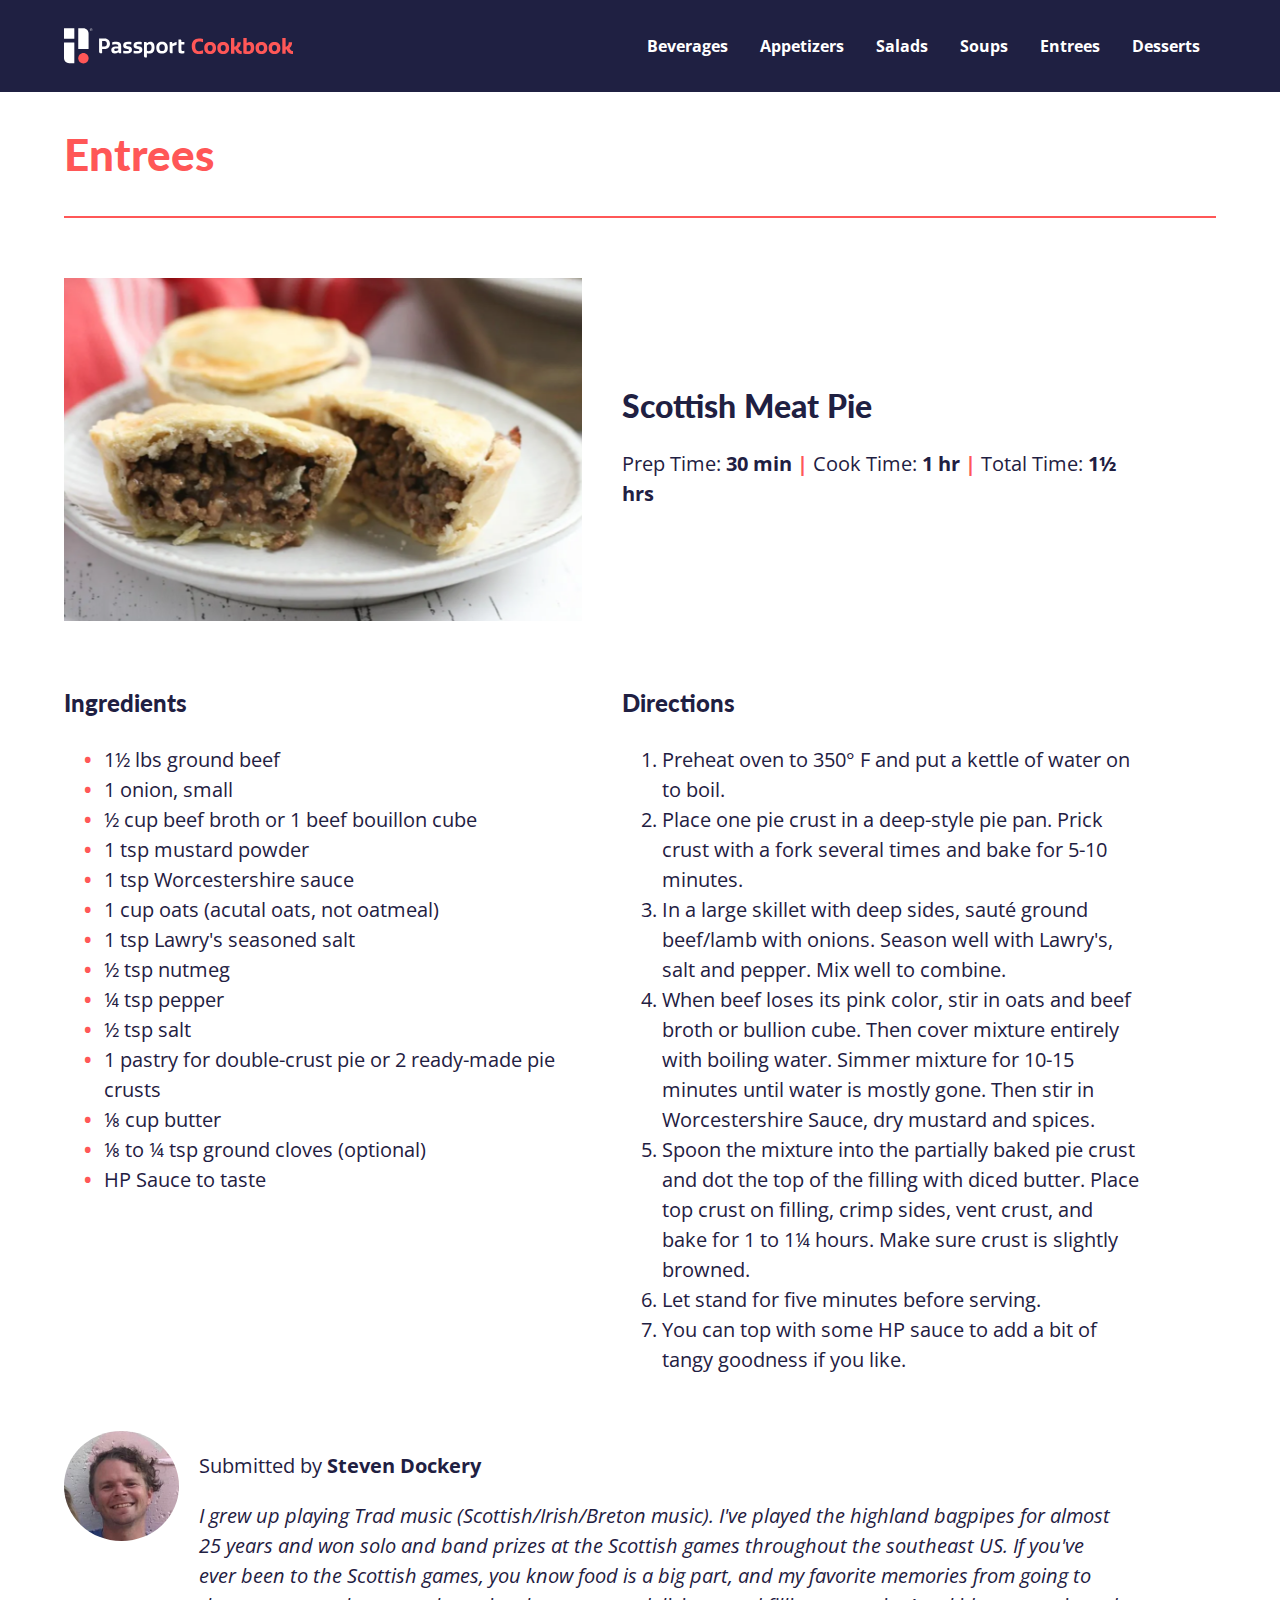
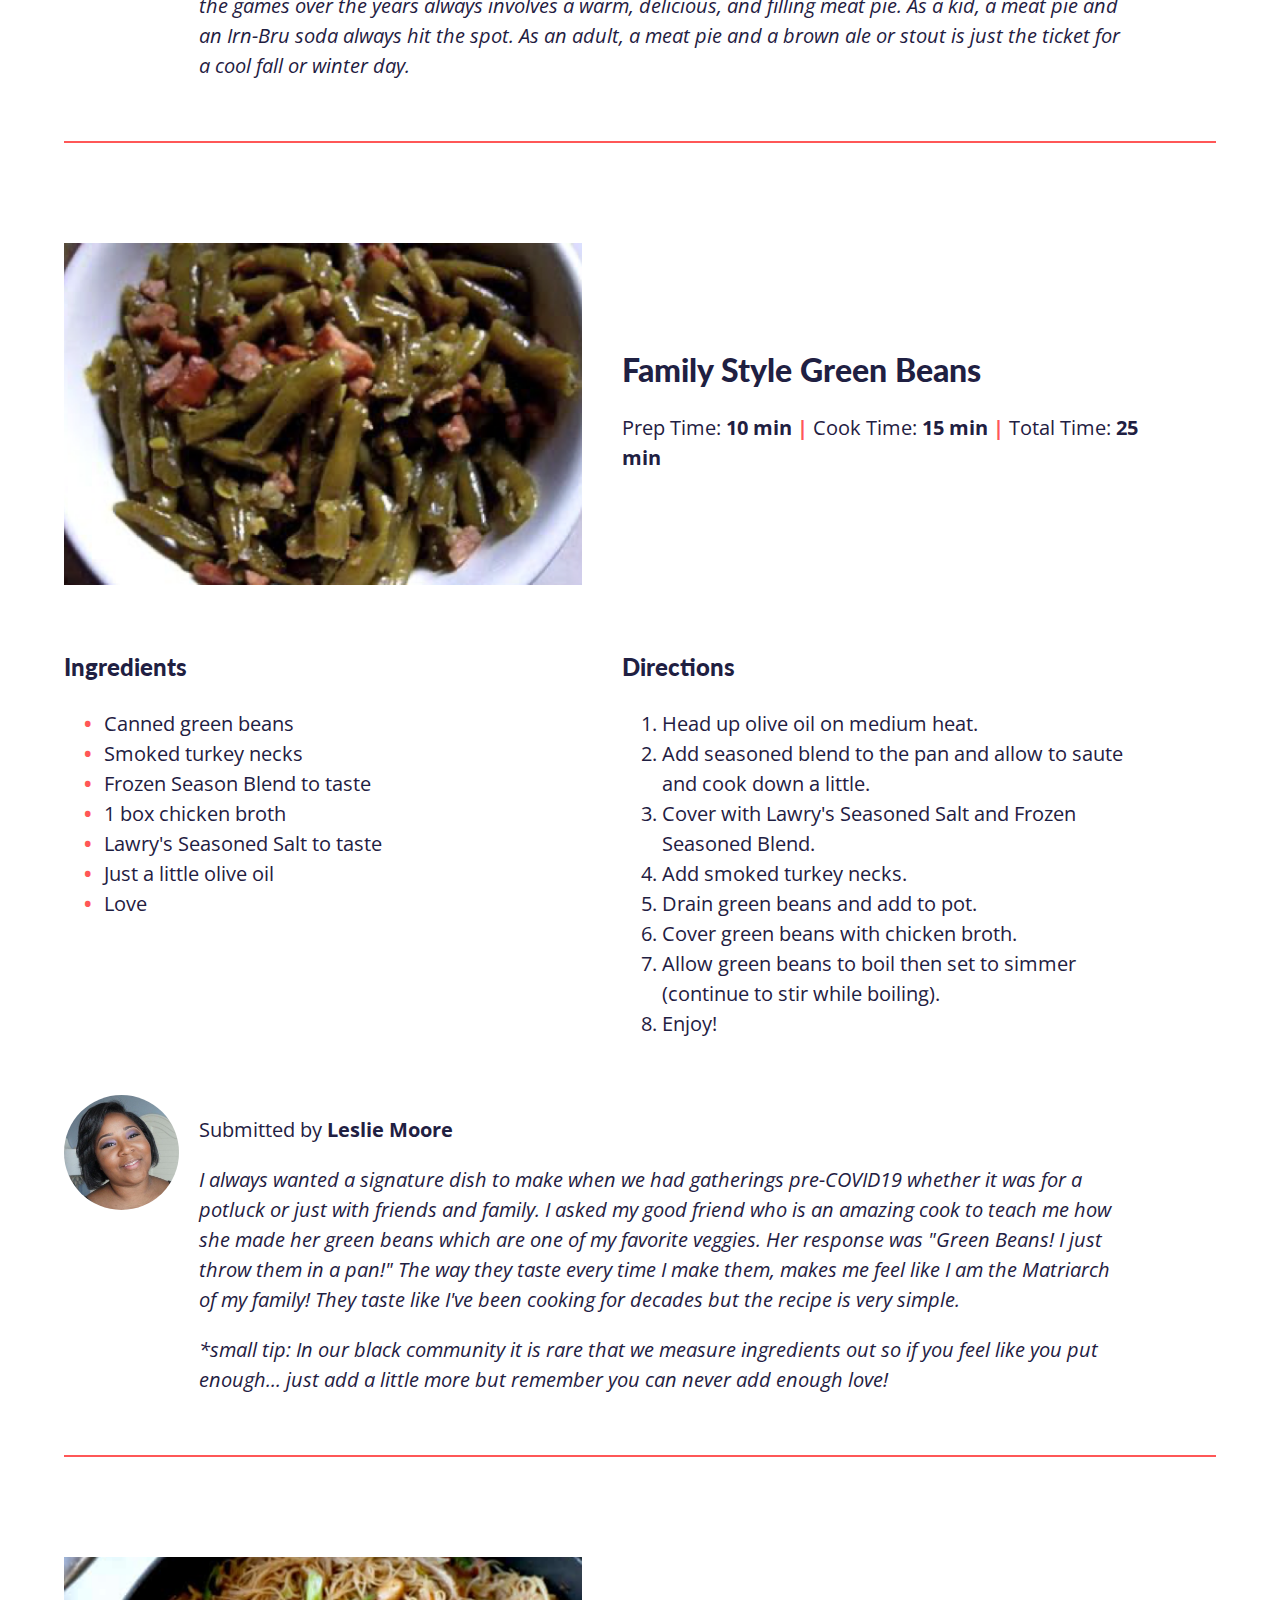
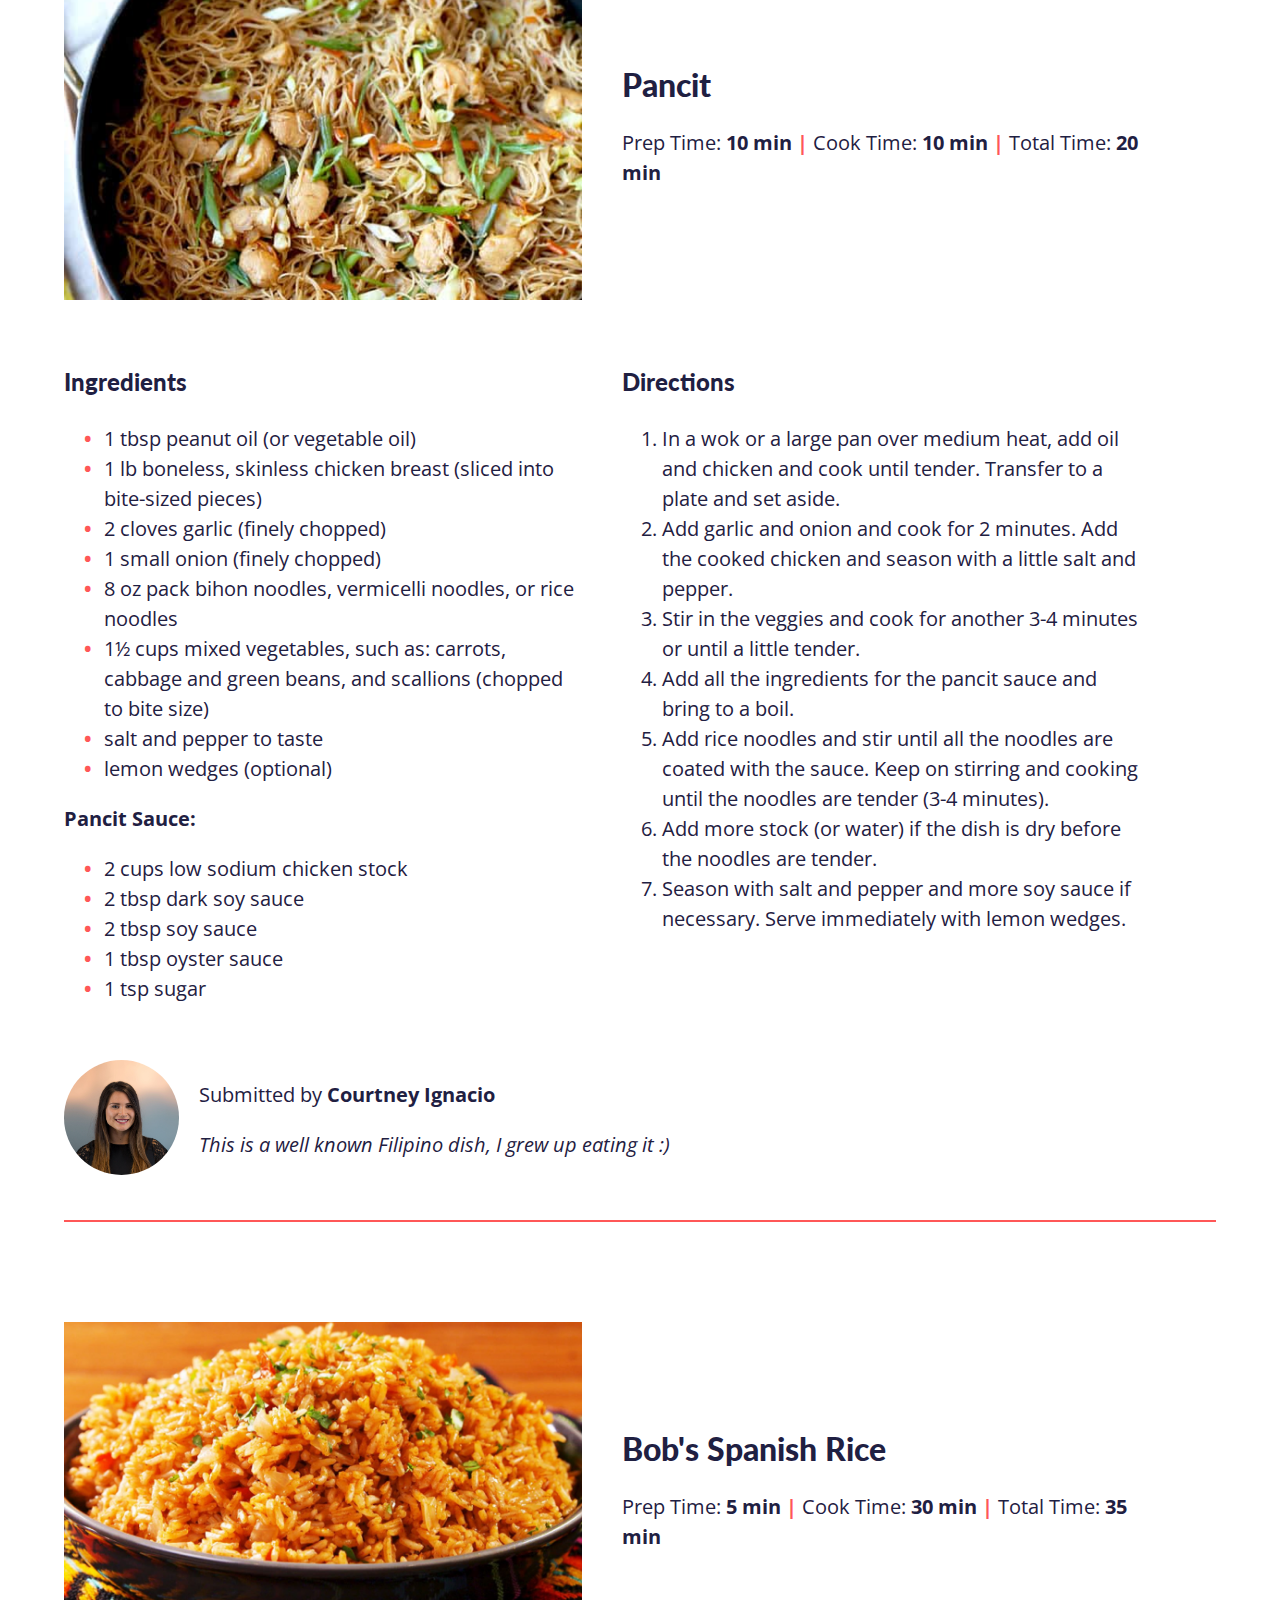
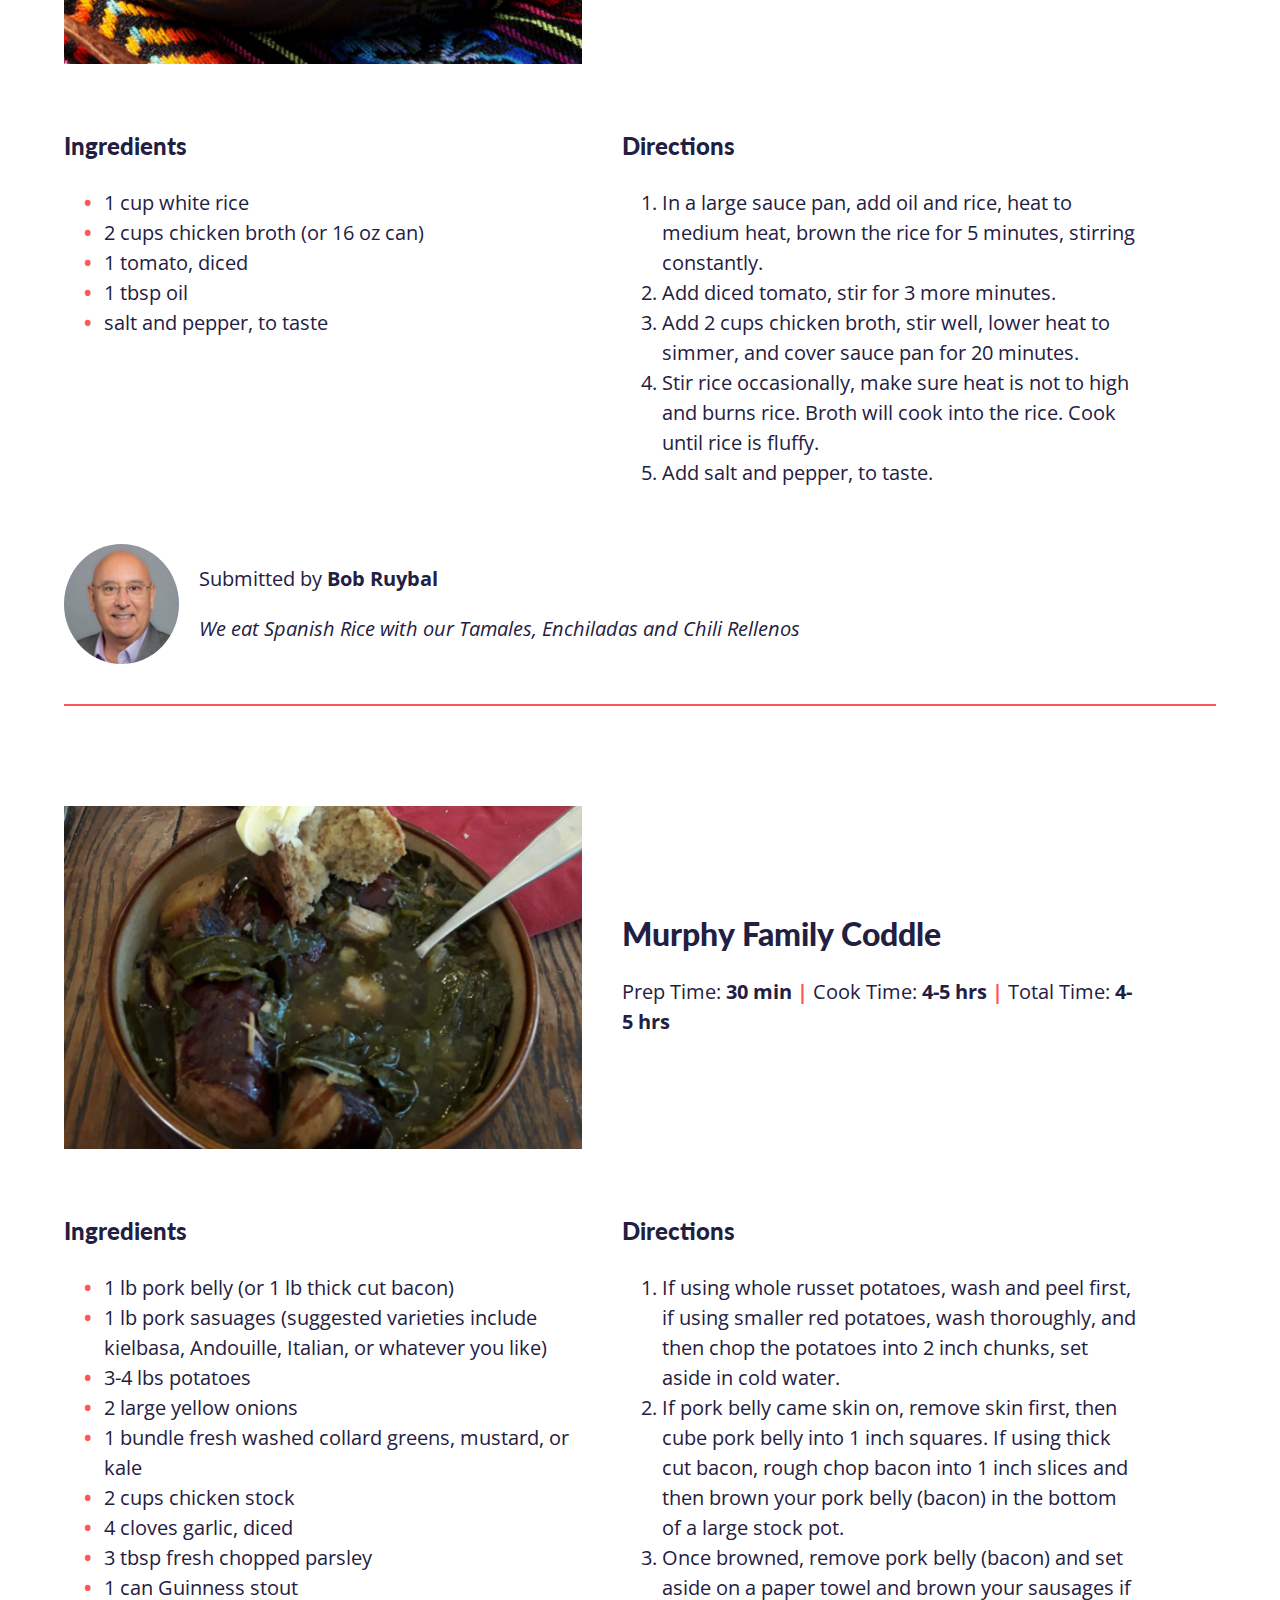
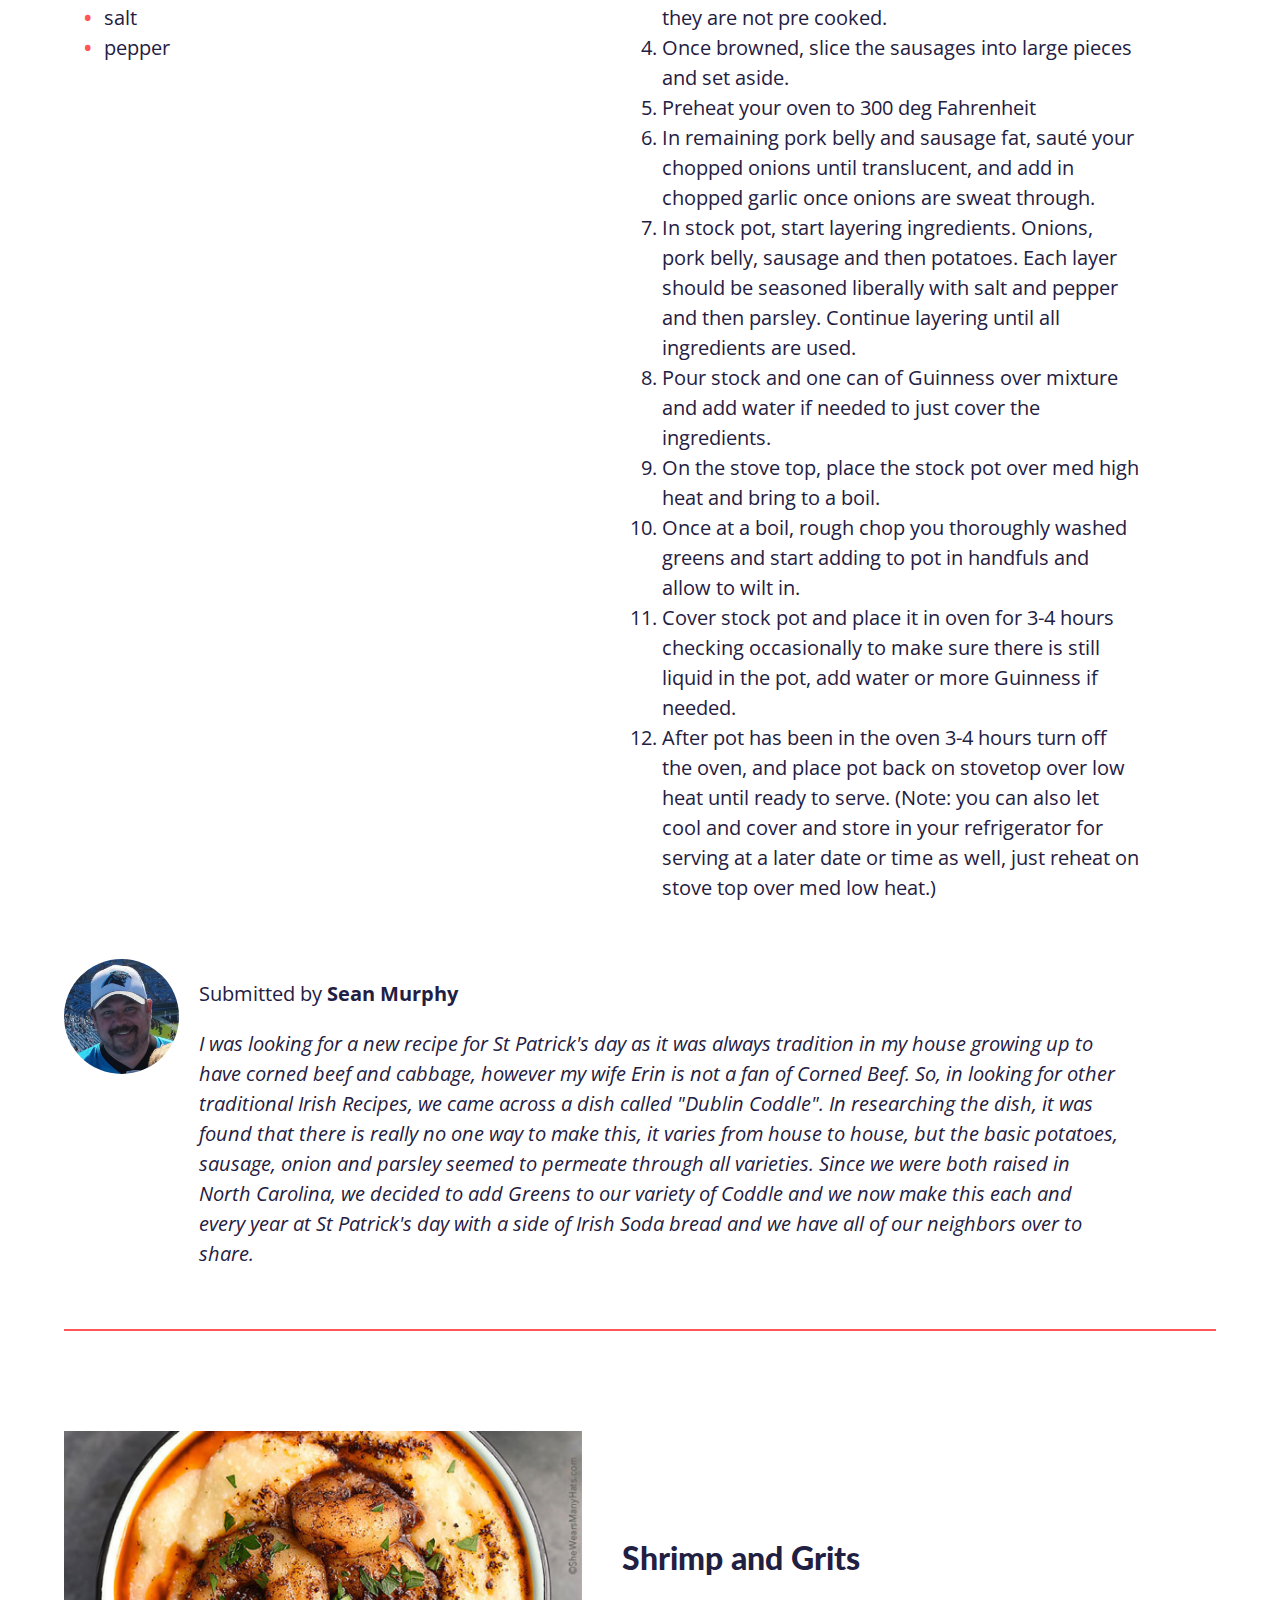
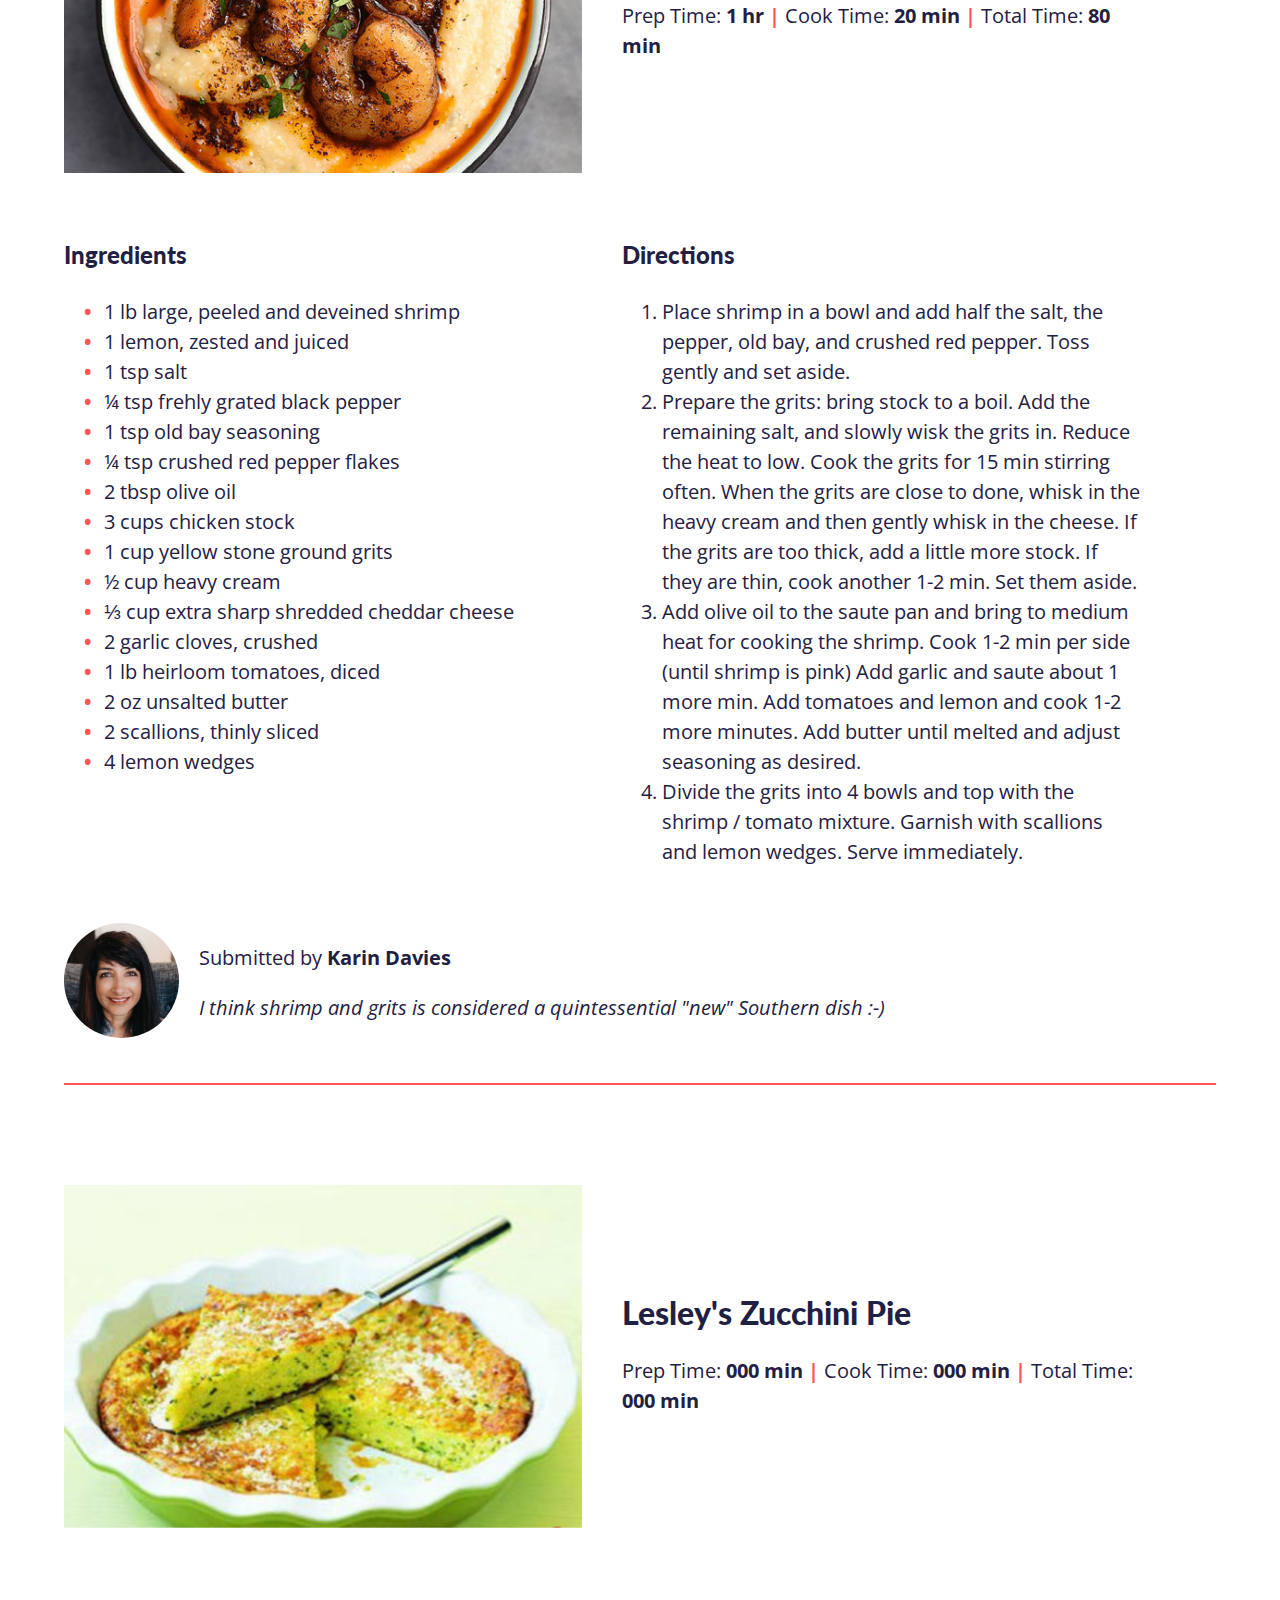
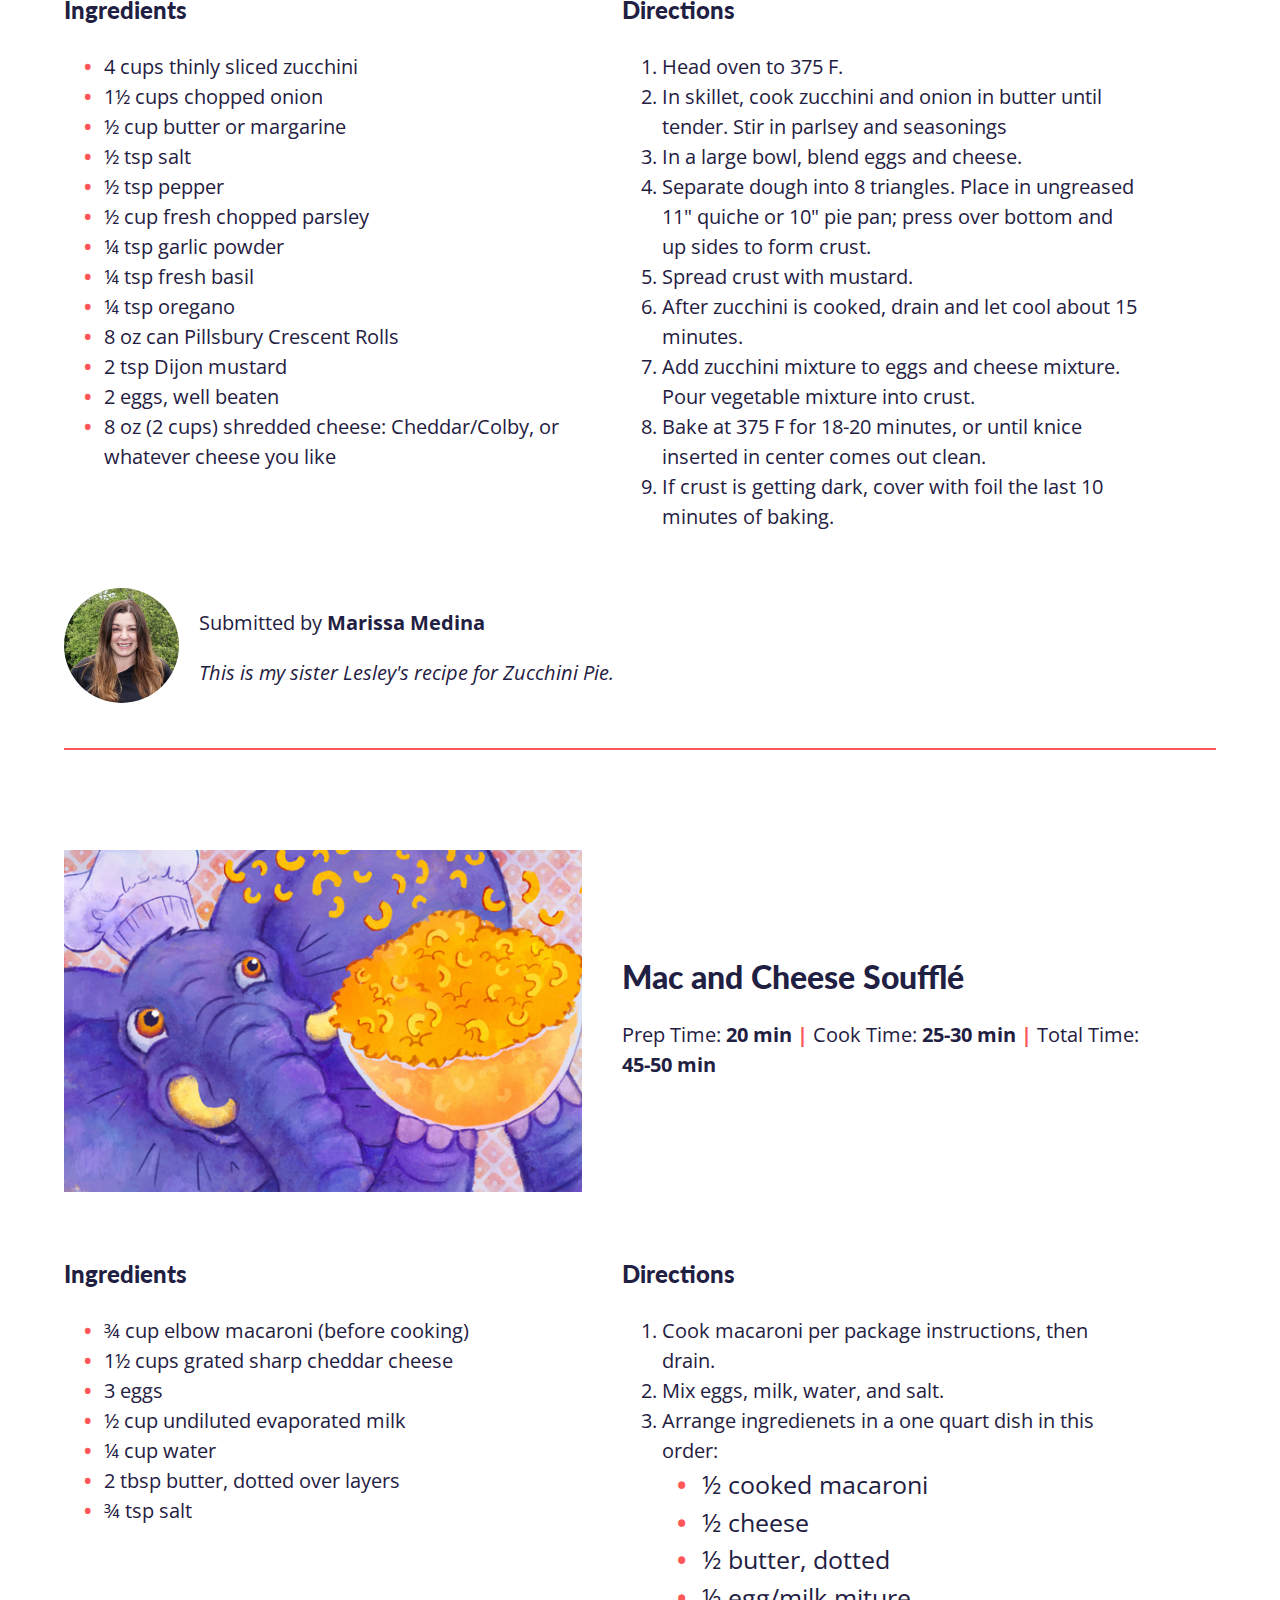
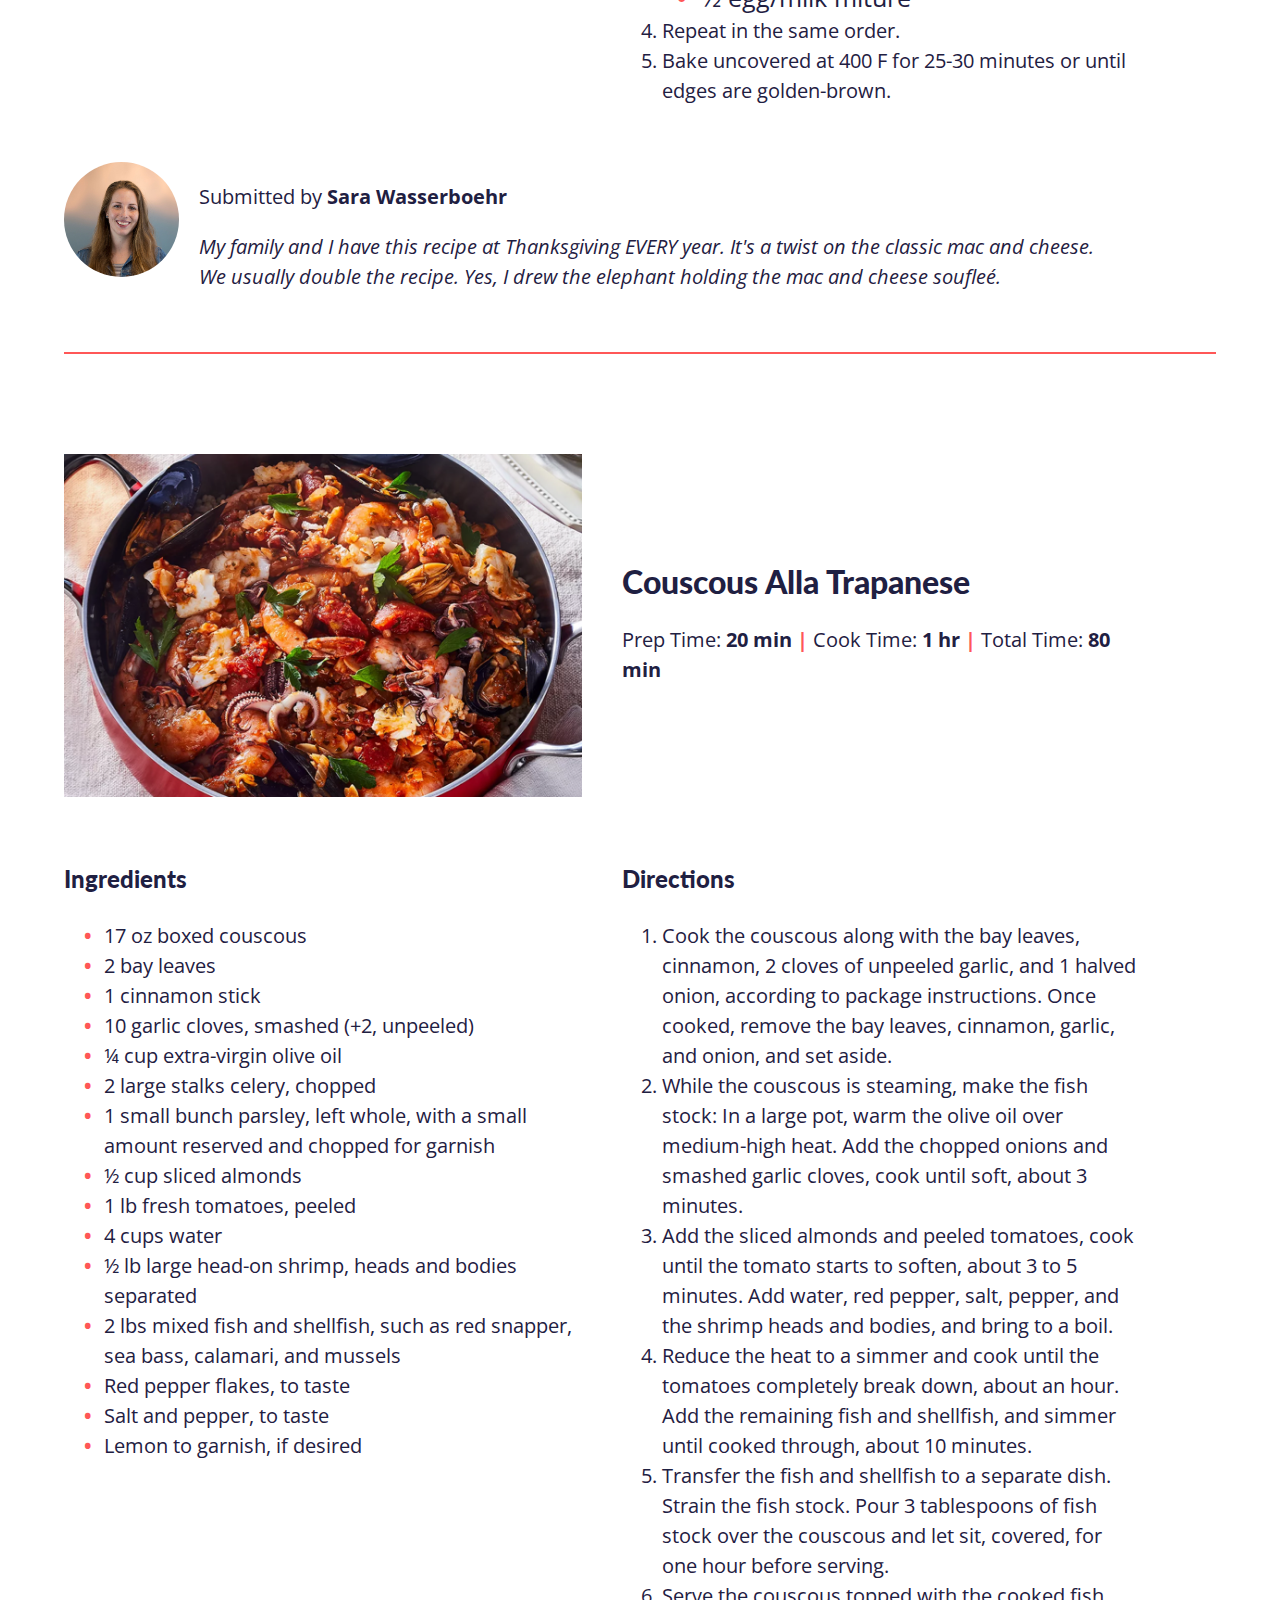
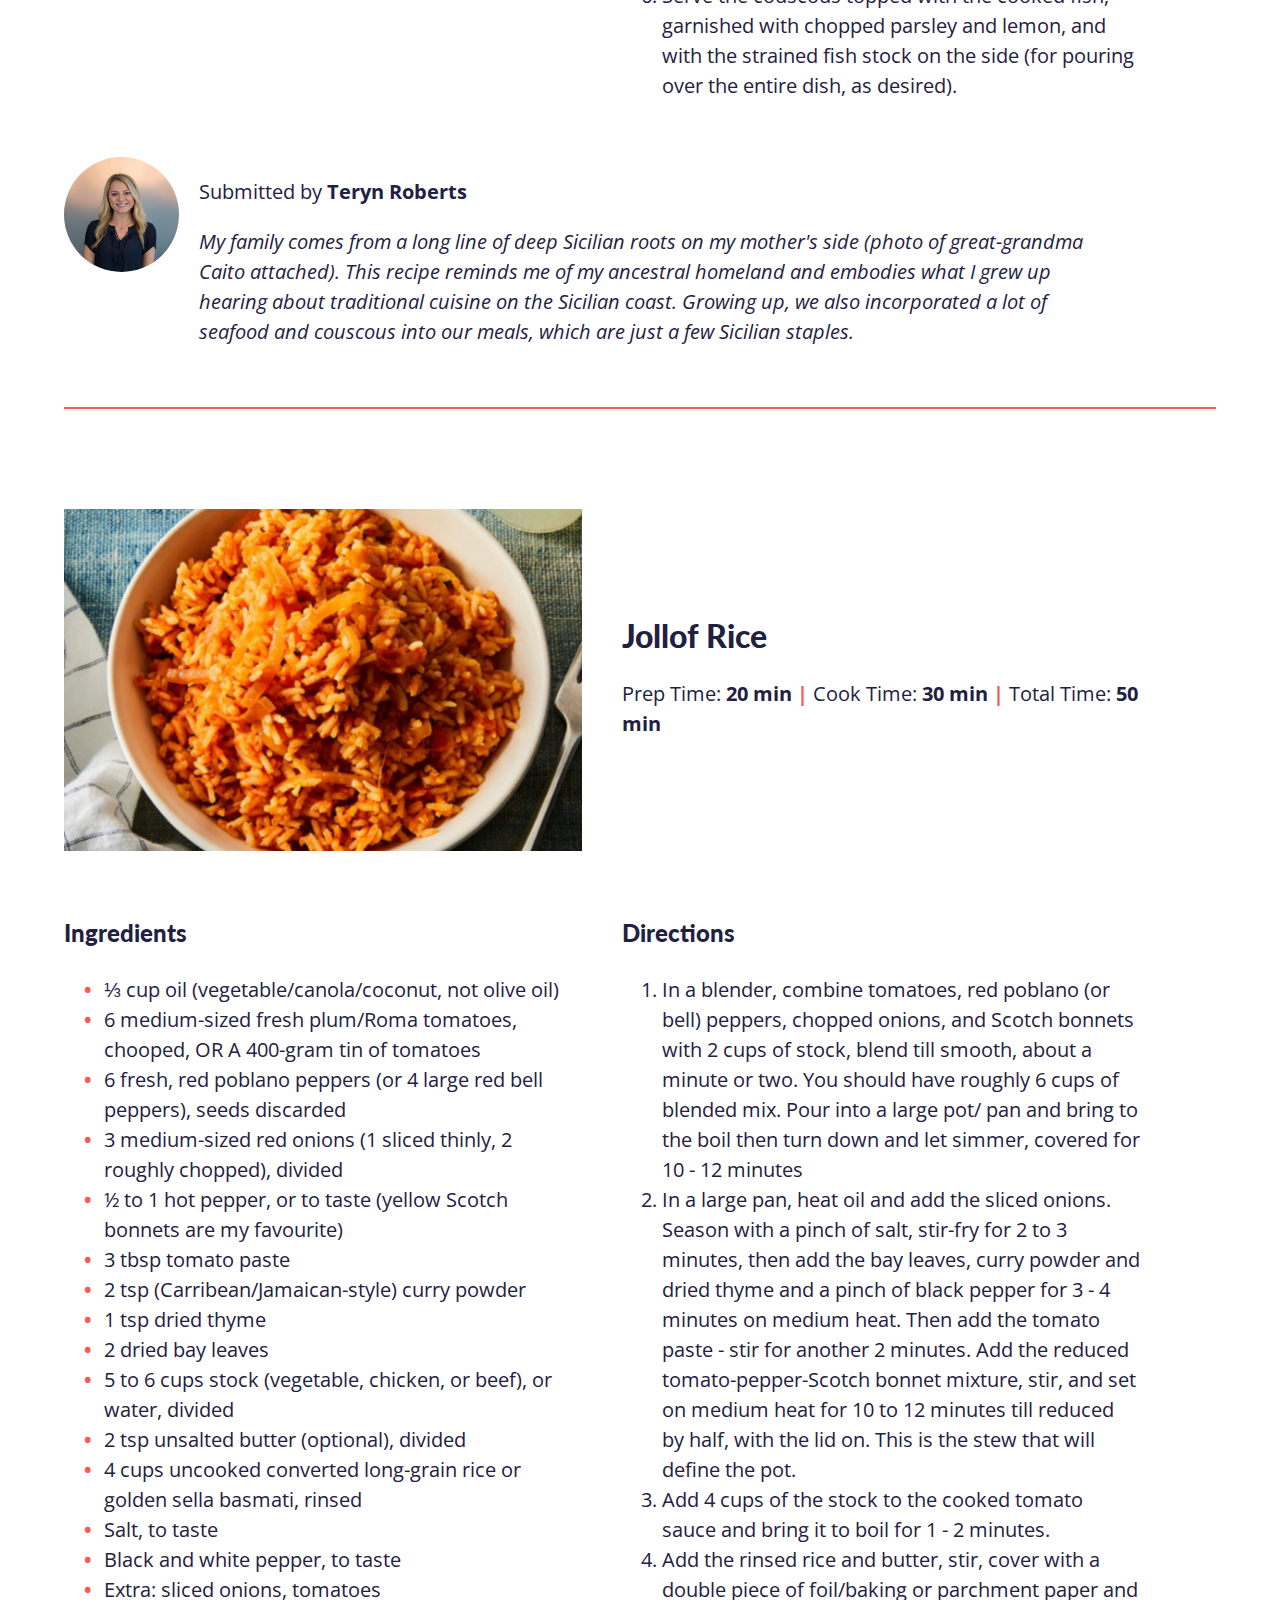
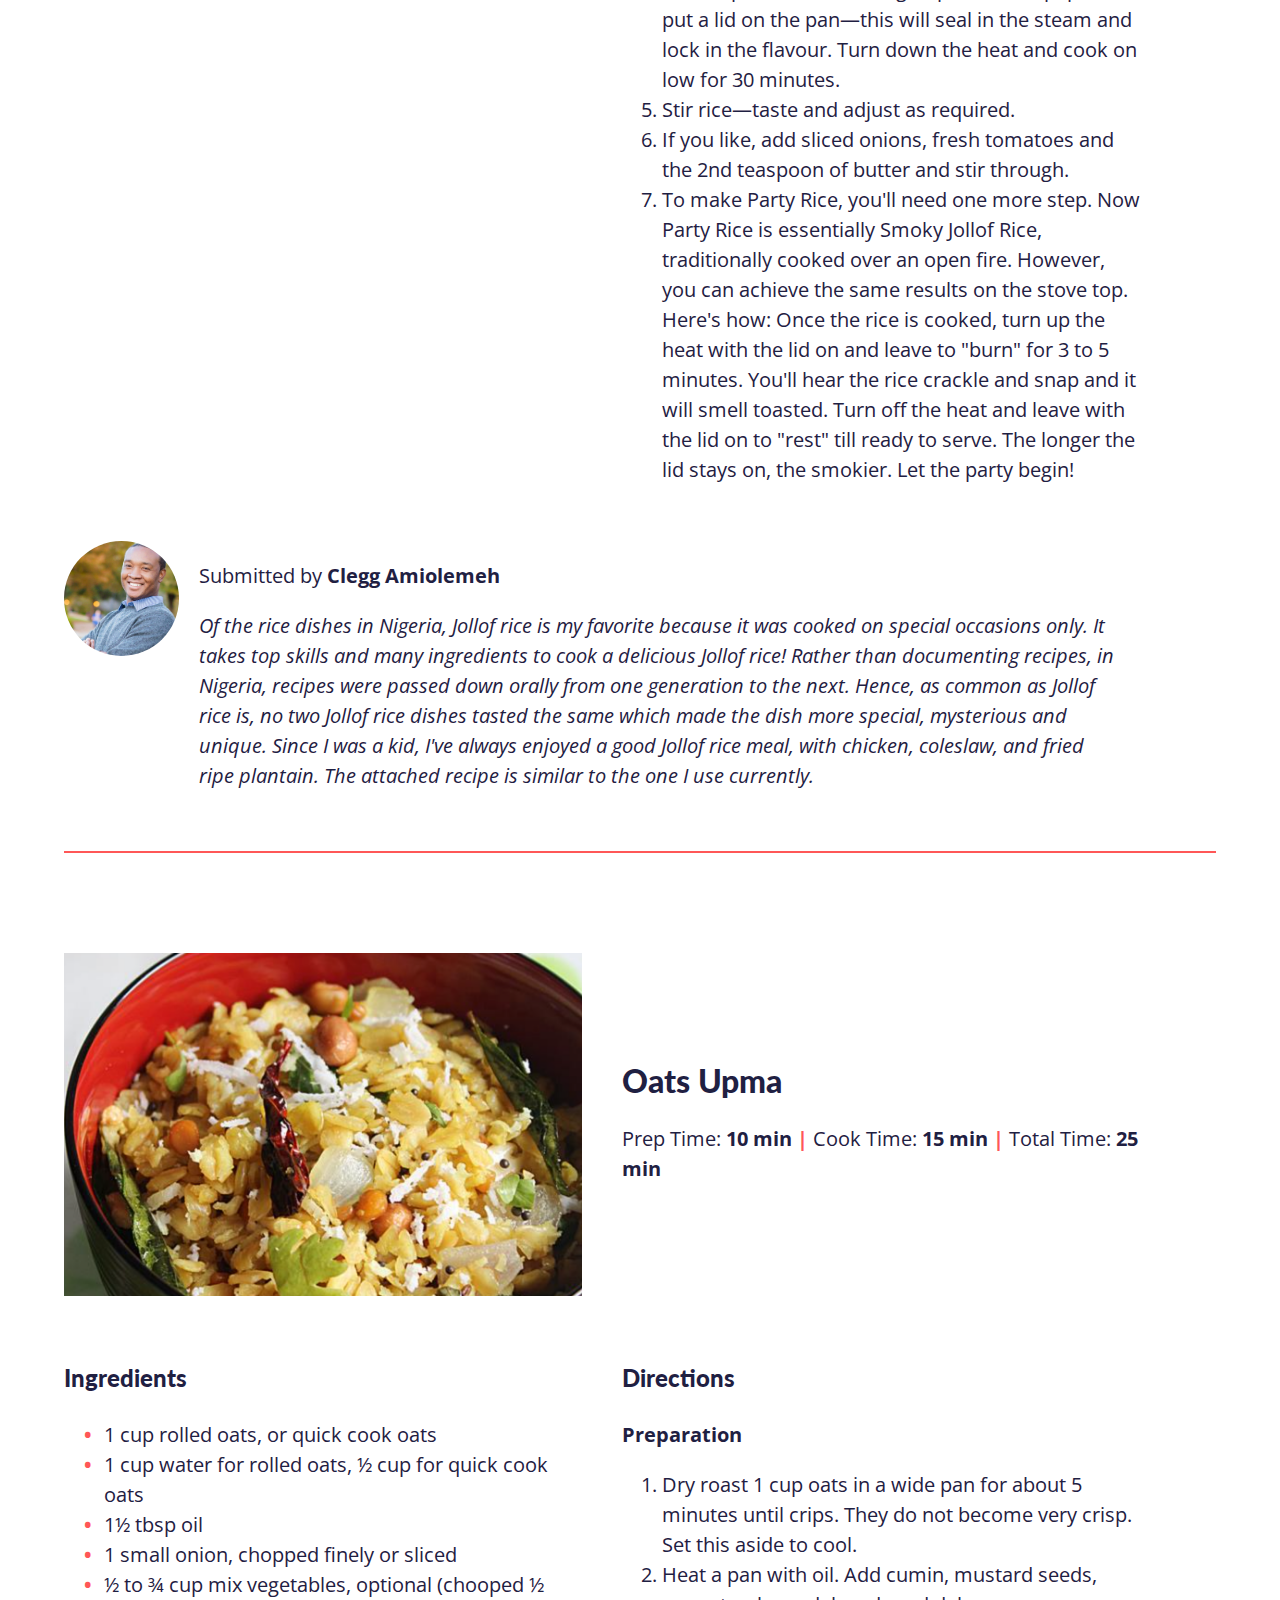
<file: entrees/index.html>
<!doctype html>
<html class="no-js" lang="">

<head>
  <meta charset="utf-8">
  <title>Passport Cookbook</title>
  <link href="https://fonts.googleapis.com/css2?family=Lato:wght@900&family=Open+Sans:ital,wght@0,400;0,700;1,400&display=swap" rel="stylesheet">
  <link rel="stylesheet" href="https://use.fontawesome.com/releases/v5.2.0/css/all.css" integrity="sha384-hWVjflwFxL6sNzntih27bfxkr27PmbbK/iSvJ+a4+0owXq79v+lsFkW54bOGbiDQ" crossorigin="anonymous">
  <meta name="description" content="">
  <meta name="viewport" content="width=device-width, initial-scale=1">

  <meta property="og:title" content="">
  <meta property="og:type" content="">
  <meta property="og:url" content="">
  <meta property="og:image" content="">

  <link rel="manifest" href="site.webmanifest">
  <link rel="apple-touch-icon" href="icon.png">
  <!-- Place favicon.ico in the root directory -->

  <link rel="stylesheet" href="../css/normalize.css">
  <link rel="stylesheet" href="../css/main.css">

  <meta name="theme-color" content="#fafafa">
</head>

<body>

  <header>
    <div class="content-wrapper">
      <nav class="nav flex-row">
          <div class="nav-brand">
            <a href="../index.html">
              <img src="../img/logo.svg" alt="Passport Cookbook Logo" />
            </a>
          </div>
          <div class="toggle-collapse">
            <div class="toggle-icon text-white">
              <span class="text-white"><i class="fas fa-bars"></i></span>
            </div>
          </div>
          <div class="nav-items">
              <ul class="nav-items flex-row">
                <li class="nav-link"><a href="../beverages/index.html" class="text-white">Beverages</a></li>
                <li class="nav-link"><a href="../appetizers/index.html" class="text-white">Appetizers</a></li>
                <li class="nav-link"><a href="../salads/index.html" class="text-white">Salads</a></li>
                <li class="nav-link"><a href="../soups/index.html" class="text-white">Soups</a></li>
                <li class="nav-link"><a href="../entrees/index.html" class="text-white">Entrees</a></li>
                <li class="nav-link"><a href="../desserts/index.html" class="text-white">Desserts</a></li>
              </ul>
          </div>
        </nav>
      </div>
    </header>
    <main>
      <section class="title">
        <div class="content-wrapper">
          <!--Change Recipe Type-->
          <h1>Entrees</h1>
          <div class="divider"></div>
        </div>
      </section>
<!--Begin individual recipe section-->
      <section class="recipe">
        <div class="content-wrapper">
          <article>
            <div class="recipe-pic">
                <!--Change image source and alt name-->
                <img src="../img/dockery-scottishmeatpie.png" alt="Scottish Meat Pie">
            </div>
            <div class="recipe-title">
              <!--Change Name of Recipe and Times-->
              <h2>Scottish Meat Pie</h2>
              <h4>Prep Time: <strong>30 min</strong> <span>|</span> Cook Time: <strong>1 hr</strong> <span>|</span> Total Time: <strong>1&#189; hrs</strong></h4>
            </div>
          </article>
          <article class="recipe-text">
            <div class="ingredients">
              <!--Change Ingredients-->
              <h3>Ingredients</h3>
                  <ul>
                    <li>1&#189; lbs ground beef</li>
                    <li>1 onion, small</li>
                    <li>&#189; cup beef broth or 1 beef bouillon cube</li>
                    <li>1 tsp mustard powder</li>
                    <li>1 tsp Worcestershire sauce</li>
                    <li>1 cup oats (acutal oats, not oatmeal)</li>
                    <li>1 tsp Lawry's seasoned salt</li>
                    <li>&#189; tsp nutmeg</li>
                    <li>&#188; tsp pepper</li>
                    <li>&#189; tsp salt</li>
                    <li>1 pastry for double-crust pie or 2 ready-made pie crusts</li>
                    <li>&#8539; cup butter</li>
                    <li>&#8539; to &#188; tsp ground cloves (optional)</li>
                    <li>HP Sauce to taste</li>
                  </ul>
                </div>
                <div class="directions">
                  <!--Change Directions-->
                  <h3>Directions</h3>
                  <ol>
                    <li>Preheat oven to 350° F and put a kettle of water on to boil.</li>
                    <li>Place one pie crust in a deep-style pie pan. Prick crust with a fork several times and bake for 5-10 minutes.</li>
                    <li>In a large skillet with deep sides, sauté ground beef/lamb with onions. Season well with Lawry's, salt and pepper. Mix well to combine.</li>
                    <li>When beef loses its pink color, stir in oats and beef broth or bullion cube. Then cover mixture entirely with boiling water. Simmer mixture for 10-15 minutes until water is mostly gone. Then stir in Worcestershire Sauce, dry mustard and spices.</li>
                    <li>Spoon the mixture into the partially baked pie crust and dot the top of the filling with diced butter. Place top crust on filling, crimp sides, vent crust, and bake for 1 to 1&#188; hours. Make sure crust is slightly browned.</li>
                    <li>Let stand for five minutes before serving.</li>
                    <li>You can top with some HP sauce to add a bit of tangy goodness if you like.</li>
                  </ol>
                </div>
              </aritcle>
              <article class="profile">
                <div class="profile-pic">
                    <!--Change image source and alt name-->
                    <img src="../img/dockery-profile.png" alt="Steven Dockery" />
                </div>
                <div class="profile-story">
                  <!--Change first and last name, and story-->
                  <p>Submitted by <strong>Steven Dockery</strong></p>
                  <em>
                    <p>
                      I grew up playing Trad music (Scottish/Irish/Breton music). I've played the highland bagpipes for almost 25 years and won solo and band prizes at the Scottish games throughout the southeast US.  If you've ever been to the Scottish games, you know food is a big part, and my favorite memories from going to the games over the years always involves a warm, delicious, and filling meat pie.  As a kid, a meat pie and an Irn-Bru soda always hit the spot.  As an adult, a meat pie and a brown ale or stout is just the ticket for a cool fall or winter day.
                    </p>
                  </em>
                </div>
              </article>
              <div class="divider"></div>
            </div>
          </section>
<!--Begin individual recipe section-->
          <section class="recipe">
            <div class="content-wrapper">
              <article>
                <div class="recipe-pic">
                    <!--Change image source and alt name-->
                    <img src="../img/moore-greenbeans.png" alt="Family Style Green Beans">
                </div>
                <div class="recipe-title">
                  <!--Change Name of Recipe and Times-->
                  <h2>Family Style Green Beans</h2>
                  <h4>Prep Time: <strong>10 min</strong> <span>|</span> Cook Time: <strong>15 min</strong> <span>|</span> Total Time: <strong>25 min</strong></h4>
                </div>
              </article>
              <article class="recipe-text">
                <div class="ingredients">
                  <!--Change Ingredients-->
                  <h3>Ingredients</h3>
                      <ul>
                        <li>Canned green beans</li>
                        <li>Smoked turkey necks</li>
                        <li>Frozen Season Blend to taste</li>
                        <li>1 box chicken broth</li>
                        <li>Lawry's Seasoned Salt to taste</li>
                        <li>Just a little olive oil</li>
                        <li>Love</li>
                      </ul>
                    </div>
                    <div class="directions">
                      <!--Change Directions-->
                      <h3>Directions</h3>
                      <ol>
                        <li>Head up olive oil on medium heat.</li>
                        <li>Add seasoned blend to the pan and allow to saute and cook down a little.</li>
                        <li>Cover with Lawry's Seasoned Salt and Frozen Seasoned Blend.</li>
                        <li>Add smoked turkey necks.</li>
                        <li>Drain green beans and add to pot.</li>
                        <li>Cover green beans with chicken broth.</li>
                        <li>Allow green beans to boil then set to simmer (continue to stir while boiling).</li>
                        <li>Enjoy!</li>
                      </ol>
                    </div>
                  </aritcle>
                  <article class="profile">
                    <div class="profile-pic">
                        <!--Change image source and alt name-->
                        <img src="../img/moore-profile.png" alt="Leslie Moore" />
                    </div>
                    <div class="profile-story">
                      <!--Change first and last name, and story-->
                      <p>Submitted by <strong>Leslie Moore</strong></p>
                      <em>
                        <p>
                          I always wanted a signature dish to make when we had gatherings pre-COVID19 whether it was for a potluck or just with friends and family. I asked my good friend who is an amazing cook to teach me how she made her green beans which are one of my favorite veggies. Her response was "Green Beans! I just throw them in a pan!" The way they taste every time I make them, makes me feel like I am the Matriarch of my family! They taste like I've been cooking for decades but the recipe is very simple.
                        </p>
                        <p>
                          *small tip: In our black community it is rare that we measure ingredients out so if you feel like you put enough... just add a little more but remember you can never add enough love!
                        </p>
                      </em>
                    </div>
                  </article>
                  <div class="divider"></div>
                </div>
              </section>
<!--End individual recipe section-->
<section class="recipe">
  <div class="content-wrapper">
    <article>
      <div class="recipe-pic">
          <img src="../img/ignacio-pancit.png" alt="Pancit">
      </div>
      <div class="recipe-title">
        <h2>Pancit</h2>
        <h4>Prep Time: <strong>10 min</strong> <span>|</span> Cook Time: <strong>10 min</strong> <span>|</span> Total Time: <strong>20 min</strong></h4>
      </div>
    </article>
    <article class="recipe-text">
      <div class="ingredients">
        <h3>Ingredients</h3>
            <ul>
              <li>1 tbsp peanut oil (or vegetable oil)</li>
              <li>1 lb boneless, skinless chicken breast (sliced into bite-sized pieces)</li>
              <li>2 cloves garlic (finely chopped)</li>
              <li>1 small onion (finely chopped)</li>
              <li>8 oz pack bihon noodles, vermicelli noodles, or rice noodles</li>
              <li>1&#189; cups mixed vegetables, such as: carrots, cabbage and green beans, and scallions (chopped to bite size)</li>
              <li>salt and pepper to taste</li>
              <li>lemon wedges (optional)</li>
            </ul>
            <p><strong>Pancit Sauce:</strong></p>
            <ul>
              <li>2 cups low sodium chicken stock</li>
              <li>2 tbsp dark soy sauce</li>
              <li>2 tbsp soy sauce</li>
              <li>1 tbsp oyster sauce</li>
              <li>1 tsp sugar</li>
            </ul>
          </div>
          <div class="directions">
            <h3>Directions</h3>
            <ol>
              <li>In a wok or a large pan over medium heat, add oil and chicken and cook until tender. Transfer to a plate and set aside.</li>
              <li>Add garlic and onion and cook for 2 minutes. Add the cooked chicken and season with a little salt and pepper.</li>
              <li>Stir in the veggies and cook for another 3-4 minutes or until a little tender.</li>
              <li>Add all the ingredients for the pancit sauce and bring to a boil.</li>
              <li>Add rice noodles and stir until all the noodles are coated with the sauce. Keep on stirring and cooking until the noodles are tender (3-4 minutes).</li>
              <li>Add more stock (or water) if the dish is dry before the noodles are tender.</li>
              <li>Season with salt and pepper and more soy sauce if necessary. Serve immediately with lemon wedges.</li>
            </ol>
          </div>
        </aritcle>
        <article class="profile">
          <div class="profile-pic">
              <img src="../img/ignacio-profile.png" alt="Courtney Ignacio" />
          </div>
          <div class="profile-story">
            <p>Submitted by <strong>Courtney Ignacio</strong></p>
            <em>
              <p>
                This is a well known Filipino dish, I grew up eating it :)
              </p>
            </em>
          </div>
        </article>
        <div class="divider"></div>
      </div>
    </section>
    <section class="recipe">
      <div class="content-wrapper">
        <article>
          <div class="recipe-pic">
              <img src="../img/ruybal-spanishrice.png" alt="Bob's Spanish Rice">
          </div>
          <div class="recipe-title">
            <h2>Bob's Spanish Rice</h2>
            <h4>Prep Time: <strong>5 min</strong> <span>|</span> Cook Time: <strong>30 min</strong> <span>|</span> Total Time: <strong>35 min</strong></h4>
          </div>
        </article>
        <article class="recipe-text">
          <div class="ingredients">
            <h3>Ingredients</h3>
                <ul>
                  <li>1 cup white rice</li>
                  <li>2 cups chicken broth (or 16 oz can)</li>
                  <li>1 tomato, diced</li>
                  <li>1 tbsp oil</li>
                  <li>salt and pepper, to taste</li>
                </ul>
              </div>
              <div class="directions">
                <h3>Directions</h3>
                <ol>
                  <li>In a large sauce pan, add oil and rice, heat to medium heat, brown the rice for 5 minutes, stirring constantly.</li>
                  <li>Add diced tomato, stir for 3 more minutes.</li>
                  <li>Add 2 cups chicken broth, stir well, lower heat to simmer, and cover sauce pan for 20 minutes.</li>
                  <li>Stir rice occasionally, make sure heat is not to high and burns rice. Broth will cook into the rice. Cook until rice is fluffy.</li>
                  <li>Add salt and pepper, to taste.</li>
                </ol>
              </div>
            </aritcle>
            <article class="profile">
              <div class="profile-pic">
                  <img src="../img/ruybal-profile.png" alt="Bob Ruybal" />
              </div>
              <div class="profile-story">
                <p>Submitted by <strong>Bob Ruybal</strong></p>
                <em>
                  <p>
                    We eat Spanish Rice with our Tamales, Enchiladas and Chili Rellenos
                  </p>
                </em>
              </div>
            </article>
            <div class="divider"></div>
          </div>
        </section>
        <section class="recipe">
          <div class="content-wrapper">
            <article>
              <div class="recipe-pic">
                  <img src="../img/murphy-coddle.png" alt="Murphy Family Coddle">
              </div>
              <div class="recipe-title">
                <h2>Murphy Family Coddle</h2>
                <h4>Prep Time: <strong>30 min</strong> <span>|</span> Cook Time: <strong>4-5 hrs</strong> <span>|</span> Total Time: <strong>4-5 hrs</strong></h4>
              </div>
            </article>
            <article class="recipe-text">
              <div class="ingredients">
                <h3>Ingredients</h3>
                    <ul>
                      <li>1 lb pork belly (or 1 lb thick cut bacon)</li>
                      <li>1 lb pork sasuages (suggested varieties include kielbasa, Andouille, Italian, or whatever you like)</li>
                      <li>3-4 lbs potatoes</li>
                      <li>2 large yellow onions</li>
                      <li>1 bundle fresh washed collard greens, mustard, or kale</li>
                      <li>2 cups chicken stock</li>
                      <li>4 cloves garlic, diced</li>
                      <li>3 tbsp fresh chopped parsley</li>
                      <li>1 can Guinness stout</li>
                      <li>salt</li>
                      <li>pepper</li>
                    </ul>
                  </div>
                  <div class="directions">
                    <h3>Directions</h3>
                    <ol>
                      <li>If using whole russet potatoes, wash and peel first, if using smaller red potatoes, wash thoroughly, and then chop the potatoes into 2 inch chunks, set aside in cold water.</li>
                      <li>If pork belly came skin on, remove skin first, then cube pork belly into 1 inch squares. If using thick cut bacon, rough chop bacon into 1 inch slices and then brown your pork belly (bacon) in the bottom of a large stock pot.</li>
                      <li>Once browned, remove pork belly (bacon) and set aside on a paper towel and brown your sausages if they are not pre cooked.</li>
                      <li>Once browned, slice the sausages into large pieces and set aside.</li>
                      <li>Preheat your oven to 300 deg Fahrenheit</li>
                      <li>In remaining pork belly and sausage fat, sauté your chopped onions until translucent, and add in chopped garlic once onions are sweat through.</li>
                      <li>In stock pot, start layering ingredients. Onions, pork belly, sausage and then potatoes. Each layer should be seasoned liberally with salt and pepper and then parsley. Continue layering until all ingredients are used.</li>
                      <li>Pour stock and one can of Guinness over mixture and add water if needed to just cover the ingredients.</li>
                      <li>On the stove top, place the stock pot over med high heat and bring to a boil.</li>
                      <li>Once at a boil, rough chop you thoroughly washed greens and start adding to pot in handfuls and allow to wilt in.</li>
                      <li>Cover stock pot and place it in oven for 3-4 hours checking occasionally to make sure there is still liquid in the pot, add water or more Guinness if needed.</li>
                      <li>After pot has been in the oven 3-4 hours turn off the oven, and place pot back on stovetop over low heat until ready to serve. (Note: you can also let cool and cover and store in your refrigerator for serving at a later date or time as well, just reheat on stove top over med low heat.)</li>
                    </ol>
                  </div>
                </aritcle>
                <article class="profile">
                  <div class="profile-pic">
                      <img src="../img/murphy-profile.png" alt="Sean Murphy" />
                  </div>
                  <div class="profile-story">
                    <p>Submitted by <strong>Sean Murphy</strong></p>
                    <em>
                      <p>
                        I was looking for a new recipe for St Patrick's day as it was always tradition in my house growing up to have corned beef and cabbage, however my wife Erin is not a fan of Corned Beef. So, in looking for other traditional Irish Recipes, we came across a dish called "Dublin Coddle". In researching the dish, it was found that there is really no one way to make this, it varies from house to house, but the basic potatoes, sausage, onion and parsley seemed to permeate through all varieties. Since we were both raised in North Carolina, we decided to add Greens to our variety of Coddle and we now make this each and every year at St Patrick's day with a side of Irish Soda bread and we have all of our neighbors over to share.
                      </p>
                    </em>
                  </div>
                </article>
                <div class="divider"></div>
              </div>
            </section>
            <section class="recipe">
              <div class="content-wrapper">
                <article>
                  <div class="recipe-pic">
                      <img src="../img/davies-grits.png" alt="Shrimp and Grits">
                  </div>
                  <div class="recipe-title">
                    <h2>Shrimp and Grits</h2>
                    <h4>Prep Time: <strong>1 hr</strong> <span>|</span> Cook Time: <strong>20 min</strong> <span>|</span> Total Time: <strong>80 min</strong></h4>
                  </div>
                </article>
                <article class="recipe-text">
                  <div class="ingredients">
                    <h3>Ingredients</h3>
                        <ul>
                          <li>1 lb large, peeled and deveined shrimp</li>
                          <li>1 lemon, zested and juiced</li>
                          <li>1 tsp salt</li>
                          <li>&#188; tsp frehly grated black pepper</li>
                          <li>1 tsp old bay seasoning</li>
                          <li>&#188; tsp crushed red pepper flakes</li>
                          <li>2 tbsp olive oil</li>
                          <li>3 cups chicken stock</li>
                          <li>1 cup yellow stone ground grits</li>
                          <li>&#189; cup heavy cream</li>
                          <li>&#8531; cup extra sharp shredded cheddar cheese</li>
                          <li>2 garlic cloves, crushed</li>
                          <li>1 lb heirloom tomatoes, diced</li>
                          <li>2 oz unsalted butter</li>
                          <li>2 scallions, thinly sliced</li>
                          <li>4 lemon wedges</li>
                        </ul>
                      </div>
                      <div class="directions">
                        <h3>Directions</h3>
                        <ol>
                          <li>Place shrimp in a bowl and add half the salt, the pepper, old bay, and crushed red pepper. Toss gently and set aside.</li>
                          <li>Prepare the grits: bring stock to a boil. Add the remaining salt, and slowly wisk the grits in. Reduce the heat to low. Cook the grits for 15 min stirring often. When the grits are close to done, whisk in the heavy cream and then gently whisk in the cheese. If the grits are too thick, add a little more stock. If they are thin, cook another 1-2 min. Set them aside.</li>
                          <li>Add olive oil to the saute pan and bring to medium heat for cooking the shrimp. Cook 1-2 min per side (until shrimp is pink) Add garlic and saute about 1 more min. Add tomatoes and lemon and cook 1-2 more minutes. Add butter until melted and adjust seasoning as desired. </li>
                          <li>Divide the grits into 4 bowls and top with the shrimp / tomato mixture. Garnish with scallions and lemon wedges. Serve immediately.</li>
                        </ol>
                      </div>
                    </aritcle>
                    <article class="profile">
                      <div class="profile-pic">
                          <img src="../img/davies-profile.png" alt="Karin Davies" />
                      </div>
                      <div class="profile-story">
                        <p>Submitted by <strong>Karin Davies</strong></p>
                        <em>
                          <p>
                            I think shrimp and grits is considered a quintessential "new" Southern dish :-)
                          </p>
                        </em>
                      </div>
                    </article>
                    <div class="divider"></div>
                  </div>
                </section>
                <section class="recipe">
                  <div class="content-wrapper">
                    <article>
                      <div class="recipe-pic">
                          <img src="../img/medina-pie.png" alt="Lesley's Zucchini Pie">
                      </div>
                      <div class="recipe-title">
                        <h2>Lesley's Zucchini Pie</h2>
                        <h4>Prep Time: <strong>000 min</strong> <span>|</span> Cook Time: <strong>000 min</strong> <span>|</span> Total Time: <strong>000 min</strong></h4>
                      </div>
                    </article>
                    <article class="recipe-text">
                      <div class="ingredients">
                        <h3>Ingredients</h3>
                            <ul>
                              <li>4 cups thinly sliced zucchini</li>
                              <li>1&#189; cups chopped onion</li>
                              <li>&#189; cup butter or margarine</li>
                              <li>&#189; tsp salt</li>
                              <li>&#189; tsp pepper</li>
                              <li>&#189; cup fresh chopped parsley</li>
                              <li>&#188; tsp garlic powder</li>
                              <li>&#188; tsp fresh basil</li>
                              <li>&#188; tsp oregano</li>
                              <li>8 oz can Pillsbury Crescent Rolls</li>
                              <li>2 tsp Dijon mustard</li>
                              <li>2 eggs, well beaten</li>
                              <li>8 oz (2 cups) shredded cheese: Cheddar/Colby, or whatever cheese you like</li>
                            </ul>
                          </div>
                          <div class="directions">
                            <h3>Directions</h3>
                            <ol>
                              <li>Head oven to 375 F.</li>
                              <li>In skillet, cook zucchini and onion in butter until tender. Stir in parlsey and seasonings</li>
                              <li>In a large bowl, blend eggs and cheese.</li>
                              <li>Separate dough into 8 triangles. Place in ungreased 11" quiche or 10" pie pan; press over bottom and up sides to form crust.</li>
                              <li>Spread crust with mustard.</li>
                              <li>After zucchini is cooked, drain and let cool about 15 minutes.</li>
                              <li>Add zucchini mixture to eggs and cheese mixture. Pour vegetable mixture into crust.</li>
                              <li>Bake at 375 F for 18-20 minutes, or until knice inserted in center comes out clean.</li>
                              <li>If crust is getting dark, cover with foil the last 10 minutes of baking.</li>
                            </ol>
                          </div>
                        </aritcle>
                        <article class="profile">
                          <div class="profile-pic">
                              <img src="../img/medina-profile.png" alt="Marissa Medina" />
                          </div>
                          <div class="profile-story">
                            <p>Submitted by <strong>Marissa Medina</strong></p>
                            <em>
                              <p>
                                This is my sister Lesley's recipe for Zucchini Pie.
                              </p>
                            </em>
                          </div>
                        </article>
                        <div class="divider"></div>
                      </div>
                    </section>
                    <section class="recipe">
                                <div class="content-wrapper">
                                  <article>
                                    <div class="recipe-pic">
                                        <img src="../img/wasserboehr-mac.png" alt="Mac and Cheese Soufflé">
                                    </div>
                                    <div class="recipe-title">
                                      <h2>Mac and Cheese Soufflé</h2>
                                      <h4>Prep Time: <strong>20 min</strong> <span>|</span> Cook Time: <strong>25-30 min</strong> <span>|</span> Total Time: <strong>45-50 min</strong></h4>
                                    </div>
                                  </article>
                                  <article class="recipe-text">
                                    <div class="ingredients">
                                      <h3>Ingredients</h3>
                                          <ul>
                                            <li>&#190; cup elbow macaroni (before cooking)</li>
                                            <li>1&#189; cups grated sharp cheddar cheese</li>
                                            <li>3 eggs</li>
                                            <li>&#189; cup undiluted evaporated milk</li>
                                            <li>&#188; cup water</li>
                                            <li>2 tbsp butter, dotted over layers</li>
                                            <li>&#190; tsp salt</li>
                                          </ul>
                                        </div>
                                        <div class="directions">
                                          <h3>Directions</h3>
                                          <ol>
                                            <li>Cook macaroni per package instructions, then drain.</li>
                                            <li>Mix eggs, milk, water, and salt.</li>
                                            <li>Arrange ingredienets in a one quart dish in this order:
                                              <ul>
                                                <li>&#189; cooked macaroni</li>
                                                <li>&#189; cheese</li>
                                                <li>&#189; butter, dotted</li>
                                                <li>&#189; egg/milk miture</li>
                                              </ul>
                                            </li>
                                            <li>Repeat in the same order.</li>
                                            <li>Bake uncovered at 400 F for 25-30 minutes or until edges are golden-brown.</li>
                                          </ol>
                                        </div>
                                      </aritcle>
                                      <article class="profile">
                                        <div class="profile-pic">
                                            <img src="../img/wasserboehr-profile.png" alt="Sara Wasserboehr" />
                                        </div>
                                        <div class="profile-story">
                                          <p>Submitted by <strong>Sara Wasserboehr</strong></p>
                                          <em>
                                            <p>
                                              My family and I have this recipe at Thanksgiving EVERY year. It's a twist on the classic mac and cheese. We usually double the recipe. Yes, I drew the elephant holding the mac and cheese soufleé.                                            </p>
                                          </em>
                                        </div>
                                      </article>
                                      <div class="divider"></div>
                                    </div>
                    </section>
                    <section class="recipe">
                                <div class="content-wrapper">
                                  <article>
                                    <div class="recipe-pic">
                                        <img src="../img/roberts-couscous.png" alt="Couscous Alla Trapanese">
                                    </div>
                                    <div class="recipe-title">
                                      <h2>Couscous Alla Trapanese</h2>
                                      <h4>Prep Time: <strong>20 min</strong> <span>|</span> Cook Time: <strong>1 hr</strong> <span>|</span> Total Time: <strong>80 min</strong></h4>
                                    </div>
                                  </article>
                                  <article class="recipe-text">
                                    <div class="ingredients">
                                      <h3>Ingredients</h3>
                                          <ul>
                                            <li>17 oz boxed couscous</li>
                                            <li>2 bay leaves</li>
                                            <li>1 cinnamon stick</li>
                                            <li>10 garlic cloves, smashed (+2, unpeeled)</li>
                                            <li>&#188; cup extra-virgin olive oil</li>
                                            <li>2 large stalks celery, chopped</li>
                                            <li>1 small bunch parsley, left whole, with a small amount reserved and chopped for garnish</li>
                                            <li>&#189; cup sliced almonds</li>
                                            <li>1 lb fresh tomatoes, peeled</li>
                                            <li>4 cups water</li>
                                            <li>&#189; lb large head-on shrimp, heads and bodies separated</li>
                                            <li>2 lbs mixed fish and shellfish, such as red snapper, sea bass, calamari, and mussels</li>
                                            <li>Red pepper flakes, to taste</li>
                                            <li>Salt and pepper, to taste</li>
                                            <li>Lemon to garnish, if desired</li>
                                          </ul>
                                        </div>
                                        <div class="directions">
                                          <h3>Directions</h3>
                                          <ol>
                                            <li>Cook the couscous along with the bay leaves, cinnamon, 2 cloves of unpeeled garlic, and 1 halved onion, according to package instructions. Once cooked, remove the bay leaves, cinnamon, garlic, and onion, and set aside.</li>
                                            <li>While the couscous is steaming, make the fish stock: In a large pot, warm the olive oil over medium-high heat. Add the chopped onions and smashed garlic cloves, cook until soft, about 3 minutes.</li>
                                            <li>Add the sliced almonds and peeled tomatoes, cook until the tomato starts to soften, about 3 to 5 minutes. Add water, red pepper, salt, pepper, and the shrimp heads and bodies, and bring to a boil.</li>
                                            <li>Reduce the heat to a simmer and cook until the tomatoes completely break down, about an hour. Add the remaining fish and shellfish, and simmer until cooked through, about 10 minutes.</li>
                                            <li>Transfer the fish and shellfish to a separate dish. Strain the fish stock. Pour 3 tablespoons of fish stock over the couscous and let sit, covered, for one hour before serving.</li>
                                            <li>Serve the couscous topped with the cooked fish, garnished with chopped parsley and lemon, and with the strained fish stock on the side (for pouring over the entire dish, as desired).</li>
                                          </ol>
                                        </div>
                                      </aritcle>
                                      <article class="profile">
                                        <div class="profile-pic">
                                            <img src="../img/roberts-profile.png" alt="Teryn Roberts" />
                                        </div>
                                        <div class="profile-story">
                                          <p>Submitted by <strong>Teryn Roberts</strong></p>
                                          <em>
                                            <p>
                                              My family comes from a long line of deep Sicilian roots on my mother's side (photo of great-grandma Caito attached). This recipe reminds me of my ancestral homeland and embodies what I grew up hearing about traditional cuisine on the Sicilian coast. Growing up, we also incorporated a lot of seafood and couscous into our meals, which are just a few Sicilian staples.
                                            </p>
                                          </em>
                                        </div>
                                      </article>
                                      <div class="divider"></div>
                                    </div>
                    </section>
                    <section class="recipe">
                                <div class="content-wrapper">
                                  <article>
                                    <div class="recipe-pic">
                                        <img src="../img/amiolemeh-rice.png" alt="Jollof rice">
                                    </div>
                                    <div class="recipe-title">
                                      <h2>Jollof Rice</h2>
                                      <h4>Prep Time: <strong>20 min</strong> <span>|</span> Cook Time: <strong>30 min</strong> <span>|</span> Total Time: <strong>50 min</strong></h4>
                                    </div>
                                  </article>
                                  <article class="recipe-text">
                                    <div class="ingredients">
                                      <h3>Ingredients</h3>
                                          <ul>
                                            <li>&#8531; cup oil (vegetable/canola/coconut, not olive oil)</li>
                                            <li>6 medium-sized fresh plum/Roma tomatoes, chooped, OR A 400-gram tin of tomatoes</li>
                                            <li>6 fresh, red poblano peppers (or 4 large red bell peppers), seeds discarded</li>
                                            <li>3 medium-sized red onions (1 sliced thinly, 2 roughly chopped), divided</li>
                                            <li>&#189; to 1 hot pepper, or to taste (yellow Scotch bonnets are my favourite)</li>
                                            <li>3 tbsp tomato paste</li>
                                            <li>2 tsp (Carribean/Jamaican-style) curry powder</li>
                                            <li>1 tsp dried thyme</li>
                                            <li>2 dried bay leaves</li>
                                            <li>5 to 6 cups stock (vegetable, chicken, or beef), or water, divided</li>
                                            <li>2 tsp unsalted butter (optional), divided</li>
                                            <li>4 cups uncooked converted long-grain rice or golden sella basmati, rinsed</li>
                                            <li>Salt, to taste</li>
                                            <li>Black and white pepper, to taste</li>
                                            <li>Extra: sliced onions, tomatoes</li>
                                          </ul>
                                        </div>
                                        <div class="directions">
                                          <h3>Directions</h3>
                                          <ol>
                                            <li>In a blender, combine tomatoes, red poblano (or bell) peppers, chopped onions, and Scotch bonnets with 2 cups of stock, blend till smooth, about a minute or two. You should have roughly 6 cups of blended mix. Pour into a large pot/ pan and bring to the boil then turn down and let simmer, covered for 10 - 12 minutes</li>
                                            <li>In a large pan, heat oil and add the sliced onions. Season with a pinch of salt, stir-fry for 2 to 3 minutes, then add the bay leaves, curry powder and dried thyme and a pinch of black pepper for 3 - 4 minutes on medium heat. Then add the tomato paste - stir for another 2 minutes. Add the reduced tomato-pepper-Scotch bonnet mixture, stir, and set on medium heat for 10 to 12 minutes till reduced by half, with the lid on. This is the stew that will define the pot.</li>
                                            <li>Add 4 cups of the stock to the cooked tomato sauce and bring it to boil for 1 - 2 minutes.</li>
                                            <li>Add the rinsed rice and butter, stir, cover with a double piece of foil/baking or parchment paper and put a lid on the pan—this will seal in the steam and lock in the flavour. Turn down the heat and cook on low for 30 minutes.</li>
                                            <li>Stir rice—taste and adjust as required.</li>
                                            <li>If you like, add sliced onions, fresh tomatoes and the 2nd teaspoon of butter and stir through.</li>
                                            <li>To make Party Rice, you'll need one more step. Now Party Rice is essentially Smoky Jollof Rice, traditionally cooked over an open fire. However, you can achieve the same results on the stove top. Here's how: Once the rice is cooked, turn up the heat with the lid on and leave to "burn" for 3 to 5 minutes. You'll hear the rice crackle and snap and it will smell toasted. Turn off the heat and leave with the lid on to "rest" till ready to serve. The longer the lid stays on, the smokier. Let the party begin!</li>
                                          </ol>
                                        </div>
                                      </aritcle>
                                      <article class="profile">
                                        <div class="profile-pic">
                                            <img src="../img/amiolemeh-profile.png" alt="Clegg Amiolemeh" />
                                        </div>
                                        <div class="profile-story">
                                          <p>Submitted by <strong>Clegg Amiolemeh</strong></p>
                                          <em>
                                            <p>
                                              Of the rice dishes in Nigeria, Jollof rice is my favorite because it was cooked on special occasions only. It takes top skills and many ingredients to cook a delicious Jollof rice! Rather than documenting recipes,  in Nigeria, recipes were passed down orally from one generation to the next. Hence, as common as Jollof rice is, no two Jollof rice dishes tasted the same which made the dish more special, mysterious and unique. Since I was a kid, I've always enjoyed a good Jollof rice meal, with chicken, coleslaw, and fried ripe plantain. The attached recipe is similar to the one I use currently.
                                            </p>
                                          </em>
                                        </div>
                                      </article>
                                      <div class="divider"></div>
                                    </div>
                    </section>
                    <section class="recipe">
                        <div class="content-wrapper">
                          <article>
                            <div class="recipe-pic">
                              <img src="../img/yarlagadda-upma.png" alt="Oats Upma">
                            </div>
                            <div class="recipe-title">
                              <h2>Oats Upma</h2>
                              <h4>Prep Time: <strong>10 min</strong> <span>|</span> Cook Time: <strong>15 min</strong> <span>|</span> Total Time: <strong>25 min</strong></h4>
                            </div>
                          </article>
                          <article class="recipe-text">
                            <div class="ingredients">
                              <h3>Ingredients</h3>
                              <ul>
                                <li>1 cup rolled oats, or quick cook oats</li>
                                <li>1 cup water for rolled oats, &#189; cup for quick cook oats</li>
                                <li>1&#189; tbsp oil</li>
                                <li>1 small onion, chopped finely or sliced</li>
                                <li>&#189; to &#190; cup mix vegetables, optional (chooped &#189; small carrot, 2 tbsp peas, 2 beans)</li>
                                <li>1 to 2 green chillies (slit) or broken red chili</li>
                                <li>2 tbsp coriander leaves for garnish</li>
                                <li>&#189; tsp salt (adjust to taste)</li>
                                <li>2 tbsp grated coconut(optional)</li>
                              </ul>
                              <p><strong>For tempering</strong></p>
                              <ul>
                                <li>1 sprig curry leaves</li>
                                <li>&#189; tsp ginger chopped finely or grated (optional)</li>
                                <li>1 pinch hing (optional)</li>
                                <li>&#188; tsp mustard seeds</li>
                                <li>&#189; tsp cumin or jeera</li>
                                <li>&#189; tsp chana dal (optional)</li>
                                <li>&#189; tsp urad dal (optional)</li>
                                <li>2 tbsp peanuts, or 8 to 10 cashew nuts</li>
                                <li>&#188; tsp turmeric</li>
                              </ul>
                            </div>
                            <div class="directions">
                              <h3>Directions</h3>
                              <p><strong>Preparation</strong></p>
                              <ol>
                                <li>Dry roast 1 cup oats in a wide pan for about 5 minutes until crips. They do not become very crisp. Set this aside to cool.</li>
                                <li>Heat a pan with oil. Add cumin, mustard seeds, peanuts, chana dal, and urad dal.</li>
                                <li>Fry them, stirring often until peanuts turn golden and aromatic.</li>
                                <li>Next add hing, ginger, chili(es), and curry leaves. Fry all of them until the curry leaves turn crisp.</li>
                                <li>Then add onion and saute until golden.</li>
                                <li>(Optional, if using veggies) Then add vegetables and fry for 2 minutes.</li>
                                <li>Sprinkle 2 tsp water. Cover and cook until the veggies are slightly soft.</li>
                              </ol>
                              <p><strong>How to make Oats Upma</strong></p>
                              <ol>
                                <li>Next sprinkle the salt and tumeric.</li>
                                <li>If using rolled oats, then pour 1 cup water. Or if using quick oats, use &#189; cup water.</li>
                                <li>Mix well and then taste the water. The water has to be slightly salty. If needed, add more salt. Bring it to a boil.</li>
                                <li>Transfer the roasted oats and give a gentle mix to incorporate the water with the oats.</li>
                                <li>Within 1 to 2 minutes the water will be absorbed. Cover and cook on a low flame for 2 minutes or until alt the moisture is evaporated.</li>
                                <li>Add chopped coriander leaves. Mix well.</li>
                                <li>When the temperature comes down, pour 1 tbsp lemon juic. You can top it with some fresh grated coconut if you have. It tastes good as is.</li>
                                <li>Oats upma is best served with yogurt.</li>
                            </div>
                          </aritcle>
                          <article class="profile">
                            <div class="profile-pic">
                              <img src="../img/yarlagadda-profile.png" alt="Suresh Yarlagadda" />
                            </div>
                            <div class="profile-story">
                            <p>Submitted by <strong>Suresh Yarlagadda</strong></p>
                            <em>
                              <p>
                                Upma is a South Indian dish typically made with semolina (semolina flour is used for pasta). My family recently started putting an american spin on the traditional dish by substituting the semolina with oats. The dish will have a savory and spices forward flavor. Definitely worth the try if you want to mix up your regular breakfast routine.
                              </p>
                            </em>
                          </div>
                        </article>
                        <div class="divider"></div>
                      </div>
                    </section>
                    <section class="recipe">
                        <div class="content-wrapper">
                          <article>
                            <div class="recipe-pic">
                              <img src="../img/yarlagadda-andhra.png" alt="Andhra Chicken Curry">
                            </div>
                            <div class="recipe-title">
                              <h2>Andhra Chicken Curry</h2>
                              <h4>Prep Time: <strong>25 min</strong> <span>|</span> Cook Time: <strong>40 min</strong> <span>|</span> Total Time: <strong>65 min</strong></h4>
                            </div>
                          </article>
                          <article class="recipe-text">
                            <div class="ingredients">
                              <h3>Ingredients</h3>
                              <ul>
                                <li>3 tbsp refined oil</li>
                                <li>1 Bay leaf</li>
                                <li>3 Green cardamom</li>
                                <li>3 cloves</li>
                                <li>1 small cinnamon stick</li>
                                <li>1 onion, sliced</li>
                                <li>1 tbsp ginger-garlic paste</li>
                                <li>1&#189; lbs chicken (cut into bite-sized pieces)</li>
                                <li>1 tsp turmeric</li>
                                <li>Salt to taste</li>
                                <li>2 cups water</li>
                                <li>2 green chillies (slit)</li>
                                <li>Handful of curry leaves</li>
                                <li>2 tsp red chilli powder</li>
                                <li>2 tbsp cahew nuts - poppy seed past (Soak 15 cashews and 1 tbsp poppy seed in a cup of milk for an hour. Grind it into a paste.)</li>
                                <li>2 tsp chicken masala</li>
                                <li>2 tsp Kasoori methi</li>
                                <li>1 tsp garam masala</li>
                                <li>2 tsp coriander powder</li>
                                <li>Coriander leaves, chopped, to garnish.</li>
                              </ul>
                            </div>
                            <div class="directions">
                              <h3>Directions</h3>
                              <ol>
                                <li>In a wok or large pan add refined oil (ghee or olive oil). Add a bay leaf, green cardamom, cloves, cinnamon. Let them release the aroma.</li>
                                <li>Now add onions. Saute till golden brown and then add the ginger-garlic paste. Mix and add the chicken pieces. Saute till they start to color a bit</li>
                                <li>Now add the turmeric and salt. Toss and add water.</li>
                                <li>Add the green chilli and curry leaves. Let the curry simmer.</li>
                                <li>Add the red chilli powder, cashew nut -poppy seed paste, chicken masala, kasoori methi, garam masala and dhaniya powder. Mix well and let the curry simmer till the chicken is cooked. Add more water if required.</li>
                                <li>Garnish with coriander leaves and serve with steamed rice.</li>
                              </ol>
                            </div>
                          </aritcle>
                          <article class="profile">
                            <div class="profile-pic">
                              <img src="../img/yarlagadda-profile.png" alt="Suresh Yarlagadda" />
                            </div>
                            <div class="profile-story">
                            <p>Submitted by <strong>Suresh Yarlagadda</strong></p>
                            <em>
                              <p>
                                This recipe is not for the faint of heart but it is dear to mine. My mother is from a small town outside Vijayawada, arguably the birthplace of this amazing dish: Andhra Chicken Curry or "Andhra Kodi Kura". The number of ingredients may seem alarming but it's an easy dish to cook nonetheless...although I must warn you...the dish does pack a punch.
                              </p>
                            </em>
                          </div>
                        </article>
                        <div class="divider"></div>
                      </div>
                    </section>
                    <section class="recipe">
                        <div class="content-wrapper">
                          <article>
                            <div class="recipe-pic">
                              <img src="../img/paumier-perogies.png" alt="Perogies">
                            </div>
                            <div class="recipe-title">
                              <h2>Perogies</h2>
                              <h4>Prep Time: <strong>15 min</strong> <span>|</span> Cook Time: <strong>45 min</strong> <span>|</span> Total Time: <strong>1 hr</strong></h4>
                            </div>
                          </article>
                          <article class="recipe-text">
                            <div class="ingredients">
                              <h3>Ingredients</h3>
                              <p><strong>Dough:</strong></p>
                              <ul>
                                <li>2 cup all-purpose flour, plus more for flouring surface</li>
                                <li>1 egg</li>
                                <li>&#189; cup water (luke warm)</li>
                                <li>2 tbsp oil</li>
                              </ul>
                              <p><strong>Filling:</strong></p>
                              <ul>
                                <li>1 package of instant mashed potatoes (I prefer to use the loaded), OR</li>
                                <li>2 cups mashed potateos</li>
                              </ul>
                              <p><strong>Additional</strong></p>
                              <ul>
                                <li>1 stock pot, &#190; full of water for boiling (I use an 8 quart)</li>
                                <li>1 stick salted butter, browned in a small pan</li>
                                <li>1 onion, sliced and browned (for serving if desired)</li>
                                <li>Sour cream, for serving</li>
                              </ul>
                            </div>
                            <div class="directions">
                              <h3>Directions</h3>
                              <ol>
                                <li>In a large bowl, combine the ingredients for the dough and work. Depending on the humidity you may have to add more flour. The dough should be soft and malleable but not sticky. Cover and aside to rest.</li>
                                <li>While the dough is resting- prepare the mashed potatoes as directed on the package. If you choose to make homemade mashed potatoes, make sure they are warm but not hot. This allows for easier stuffing.</li>
                                <li>Bring your large pot of water to a boil and allow it to continue to gently boil as you prepare the perogies.</li>
                                <li>Also begin melting your butter in a small skillet or sauce pan and allow it to slowly cook until it browns.</li>
                                <li>When the potatoes are finished-  flour your rolling surface and separate the dough into fourths. Roll a section of the dough into a large square to about a 1/8" thick, adding flour as needed. Cut dough into 2"x2" squares and remove any scrap dough and place it back in the bowl to re-roll.</li>
                                <li>Gently picking up a dough square, use a spoon to place about a tablespoon of mashed potatoes in the center, fold the square in half and pinch the edges to seal. If the dough is not sealing, you can wet your fingers and run it along the edges to melt the seam. Set aside and repeat with the rest of the precut squares.</li>
                                <li>Once you have completed all the perogies, gently drop them into the boiling water and allow them to cook until they float (1-2 min). Use a slotted spoon to remove the perogies and place in a strainer, allowing your water to continue to simmer for the next batch.</li>
                                <li>Roll out the next quarter or dough and repeat as above. Once you place that batch into the pot to cook, you can move your previous batch from the strainer to a large bowl, cover with about 1/4 of the browned butter and stir. Repeat these steps until you have used all the dough or mashed potatoes.</li>
                                <li>Perogies are traditionally served with cooked onions and sour cream.</li>
                                <li>Perogies will keep for about 1 week and can be frozen. I prefer to heat mine in a skillet to make them crispy.You can experiment with different flavors of mashed potatoes and fillings.</li>
                              </ol>
                            </div>
                          </aritcle>
                          <article class="profile">
                            <div class="profile-pic">
                              <img src="../img/paumier-profile.png" alt="Anji Paumier" />
                            </div>
                            <div class="profile-story">
                            <p>Submitted by <strong>Anji Paumier</strong></p>
                            <em>
                              <p>
                                This recipe is one I learned because my Grammy (mom's mom) was Polish. She never carried any traditions from her family down because they were ashamed of their heritage once they came to America. My Grammy was an amazing cook and every time I make these, it is in her honor.
                              </p>
                            </em>
                          </div>
                        </article>
                        <div class="divider"></div>
                      </div>
                    </section>





<!--
<section class="recipe">
    <div class="content-wrapper">
      <article>
        <div class="recipe-pic">
          <img src="../img/recipe-pic.png" alt="Recipe Name">
        </div>
        <div class="recipe-title">
          <h2>Name of Recipe</h2>
          <h4>Prep Time: <strong>000 min</strong> <span>|</span> Cook Time: <strong>000 min</strong> <span>|</span> Total Time: <strong>000 min</strong></h4>
        </div>
      </article>
      <article class="recipe-text">
        <div class="ingredients">
          <h3>Ingredients</h3>
          <ul>
            <li></li>
            <li></li>
            <li></li>
            <li></li>
            <li></li>
            <li></li>
            <li></li>
            <li></li>
            <li></li>
            <li></li>
          </ul>
        </div>
        <div class="directions">
          <h3>Directions</h3>
          <ol>
            <li></li>
            <li></li>
            <li></li>
            <li></li>
            <li></li>
            <li></li>
            <li></li>
            <li></li>
            <li></li>
            <li></li>
          </ol>
        </div>
      </aritcle>
      <article class="profile">
        <div class="profile-pic">
          <img src="../img/profile-pic.png" alt="Name" />
        </div>
        <div class="profile-story">
        <p>Submitted by <strong>Firstname Lastname</strong></p>
        <em>
          <p>
            Lorem ipsum dolor sit amet, consectetur adipiscing elit. Praesent sem ex, imperdiet et venenatis sit amet, vulputate non arcu. Nunc hendrerit tempus aliquet. Donec sed pretium turpis. Maecenas nulla augue, sollicitudin nec enim ac, molestie cursus turpis. Sed eu fermentum turpis. Donec luctus dolor a risus scelerisque elementum. Integer tristique urna vel mauris posuere, vel interdum metus lobortis. Donec ut mattis turpis. In dictum diam dui, sit amet accumsan ipsum gravida a. Sed laoreet a nisi eu sollicitudin.
          </p>
        </em>
      </div>
    </article>
    <div class="divider"></div>
  </div>
</section>
-->
        </main>
        <footer>
          <div class="content-wrapper">
            <div class="footer-content">
              <div class="footer-text">
                <p>Passport Cookbook is sponsored by:</p>
              </div>
              <div class="footer-image">
                <img src="../img/webelonglogo.svg" alt="We Belong Logo" />
              </div>
            </div>
          </div>
        </footer>





  <script src="../js/vendor/modernizr-3.11.2.min.js"></script>
  <script src="../js/plugins.js"></script>
  <script src="../js/main.js"></script>

  <!-- Google Analytics: change UA-XXXXX-Y to be your site's ID. -->
  <script>
    window.ga = function () { ga.q.push(arguments) }; ga.q = []; ga.l = +new Date;
    ga('create', 'UA-XXXXX-Y', 'auto'); ga('set', 'anonymizeIp', true); ga('set', 'transport', 'beacon'); ga('send', 'pageview')
  </script>
  <script src="https://www.google-analytics.com/analytics.js" async></script>
</body>

</html>
</file>
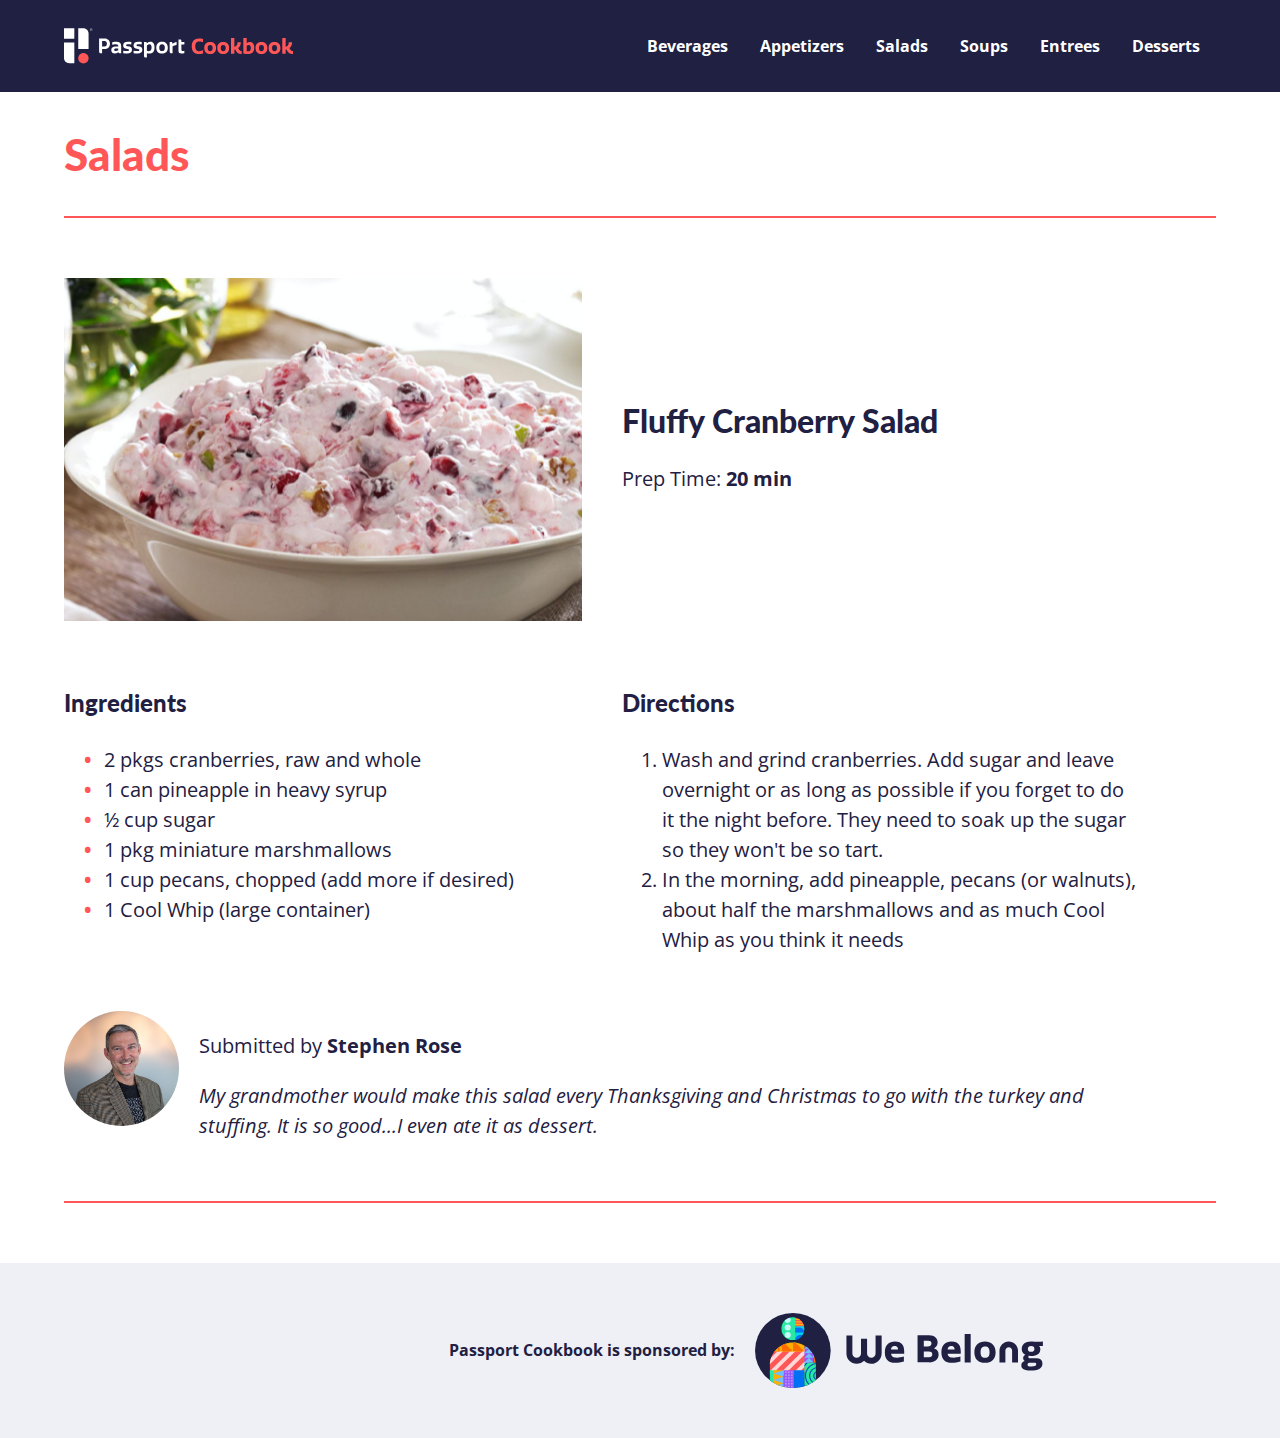
<file: salads/index.html>
<!doctype html>
<html class="no-js" lang="">

<head>
  <meta charset="utf-8">
  <title>Passport Cookbook</title>
  <link href="https://fonts.googleapis.com/css2?family=Lato:wght@900&family=Open+Sans:ital,wght@0,400;0,700;1,400&display=swap" rel="stylesheet">
  <link rel="stylesheet" href="https://use.fontawesome.com/releases/v5.2.0/css/all.css" integrity="sha384-hWVjflwFxL6sNzntih27bfxkr27PmbbK/iSvJ+a4+0owXq79v+lsFkW54bOGbiDQ" crossorigin="anonymous">
  <meta name="description" content="">
  <meta name="viewport" content="width=device-width, initial-scale=1">

  <meta property="og:title" content="">
  <meta property="og:type" content="">
  <meta property="og:url" content="">
  <meta property="og:image" content="">

  <link rel="manifest" href="site.webmanifest">
  <link rel="apple-touch-icon" href="icon.png">
  <!-- Place favicon.ico in the root directory -->

  <link rel="stylesheet" href="../css/normalize.css">
  <link rel="stylesheet" href="../css/main.css">

  <meta name="theme-color" content="#fafafa">
</head>

<body>

  <header>
    <div class="content-wrapper">
      <nav class="nav flex-row">
          <div class="nav-brand">
            <a href="../index.html">
              <img src="../img/logo.svg" alt="Passport Cookbook Logo" />
            </a>
          </div>
          <div class="toggle-collapse">
            <div class="toggle-icon text-white">
              <span class="text-white"><i class="fas fa-bars"></i></span>
            </div>
          </div>
          <div class="nav-items">
              <ul class="nav-items flex-row">
                <li class="nav-link"><a href="../beverages/index.html" class="text-white">Beverages</a></li>
                <li class="nav-link"><a href="../appetizers/index.html" class="text-white">Appetizers</a></li>
                <li class="nav-link"><a href="../salads/index.html" class="text-white">Salads</a></li>
                <li class="nav-link"><a href="../soups/index.html" class="text-white">Soups</a></li>
                <li class="nav-link"><a href="../entrees/index.html" class="text-white">Entrees</a></li>
                <li class="nav-link"><a href="../desserts/index.html" class="text-white">Desserts</a></li>
              </ul>
          </div>
        </nav>
      </div>
    </header>
    <main>
      <section class="title">
        <div class="content-wrapper">
          <!--Change Recipe Type-->
          <h1>Salads</h1>
          <div class="divider"></div>
        </div>
      </section>
      <section class="recipe">
            <div class="content-wrapper">
              <article>
                <div class="recipe-pic">
                    <img src="../img/rose-cranberry.png" alt="Fluffy Cranberry Salad">
                </div>
                <div class="recipe-title">
                  <h2>Fluffy Cranberry Salad</h2>
                  <h4>Prep Time: <strong>20 min</strong></h4>
                </div>
              </article>
              <article class="recipe-text">
                <div class="ingredients">
                  <h3>Ingredients</h3>
                      <ul>
                        <li>2 pkgs cranberries, raw and whole</li>
                        <li>1 can pineapple in heavy syrup</li>
                        <li>&#189; cup sugar</li>
                        <li>1 pkg miniature marshmallows</li>
                        <li>1 cup pecans, chopped (add more if desired)</li>
                        <li>1 Cool Whip (large container)</li>
                      </ul>
                    </div>
                    <div class="directions">
                      <h3>Directions</h3>
                      <ol>
                        <li>Wash and grind cranberries. Add sugar and leave overnight or as long as possible if you forget to do it the night before. They need to soak up the sugar so they won't be so tart.</li>
                        <li>In the morning, add pineapple, pecans (or walnuts), about half the marshmallows and as much Cool Whip as you think it needs</li>
                      </ol>
                    </div>
                  </aritcle>
                  <article class="profile">
                    <div class="profile-pic">
                        <img src="../img/rose-profile.png" alt="Stephen Rose" />
                    </div>
                    <div class="profile-story">
                      <p>Submitted by <strong>Stephen Rose</strong></p>
                      <em>
                        <p>
                          My grandmother would make this salad every Thanksgiving and Christmas to go with the turkey and stuffing.  It is so good...I even ate it as dessert.
                        </p>
                      </em>
                    </div>
                  </article>
                  <div class="divider"></div>
                </div>
        </section>





        </main>
        <footer>
          <div class="content-wrapper">
            <div class="footer-content">
              <div class="footer-text">
                <p>Passport Cookbook is sponsored by:</p>
              </div>
              <div class="footer-image">
                <img src="../img/webelonglogo.svg" alt="We Belong Logo" />
              </div>
            </div>
          </div>
        </footer>





  <script src="../js/vendor/modernizr-3.11.2.min.js"></script>
  <script src="../js/plugins.js"></script>
  <script src="../js/main.js"></script>

  <!-- Google Analytics: change UA-XXXXX-Y to be your site's ID. -->
  <script>
    window.ga = function () { ga.q.push(arguments) }; ga.q = []; ga.l = +new Date;
    ga('create', 'UA-XXXXX-Y', 'auto'); ga('set', 'anonymizeIp', true); ga('set', 'transport', 'beacon'); ga('send', 'pageview')
  </script>
  <script src="https://www.google-analytics.com/analytics.js" async></script>
</body>

</html>
</file>
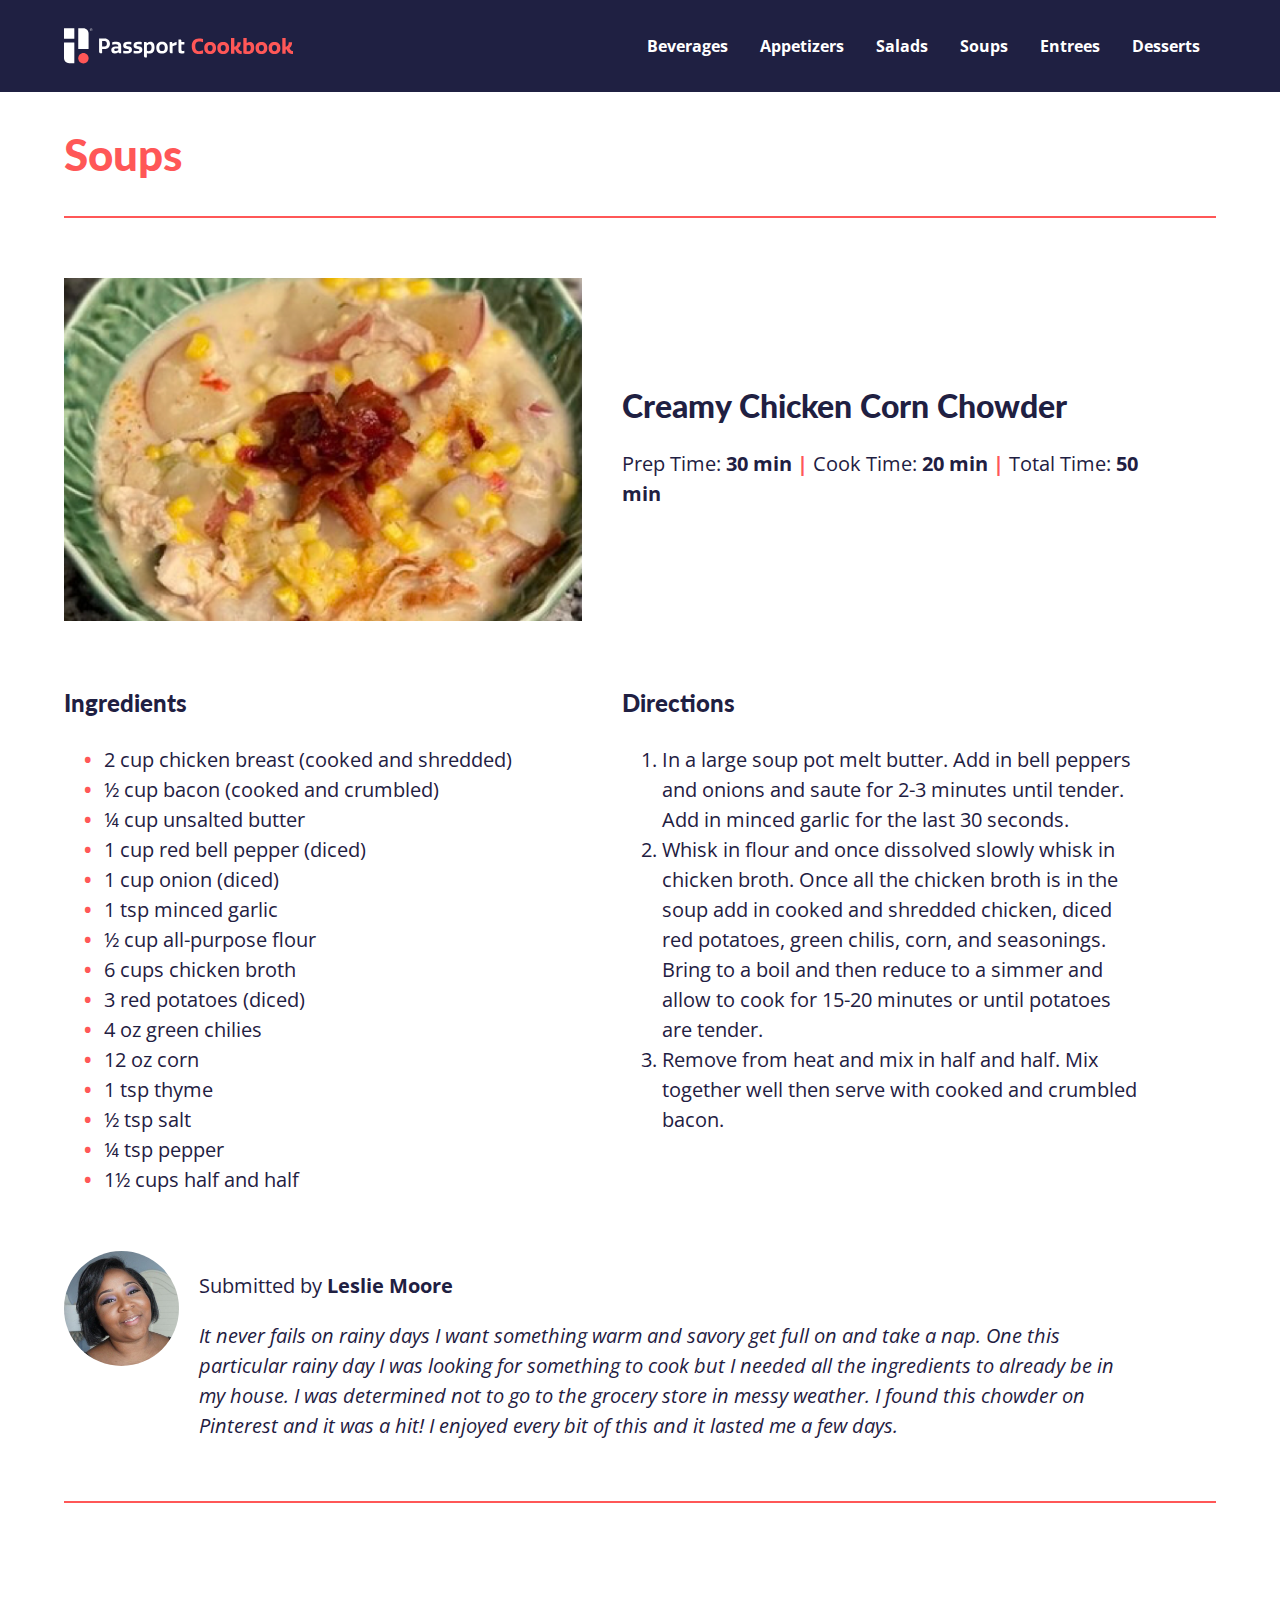
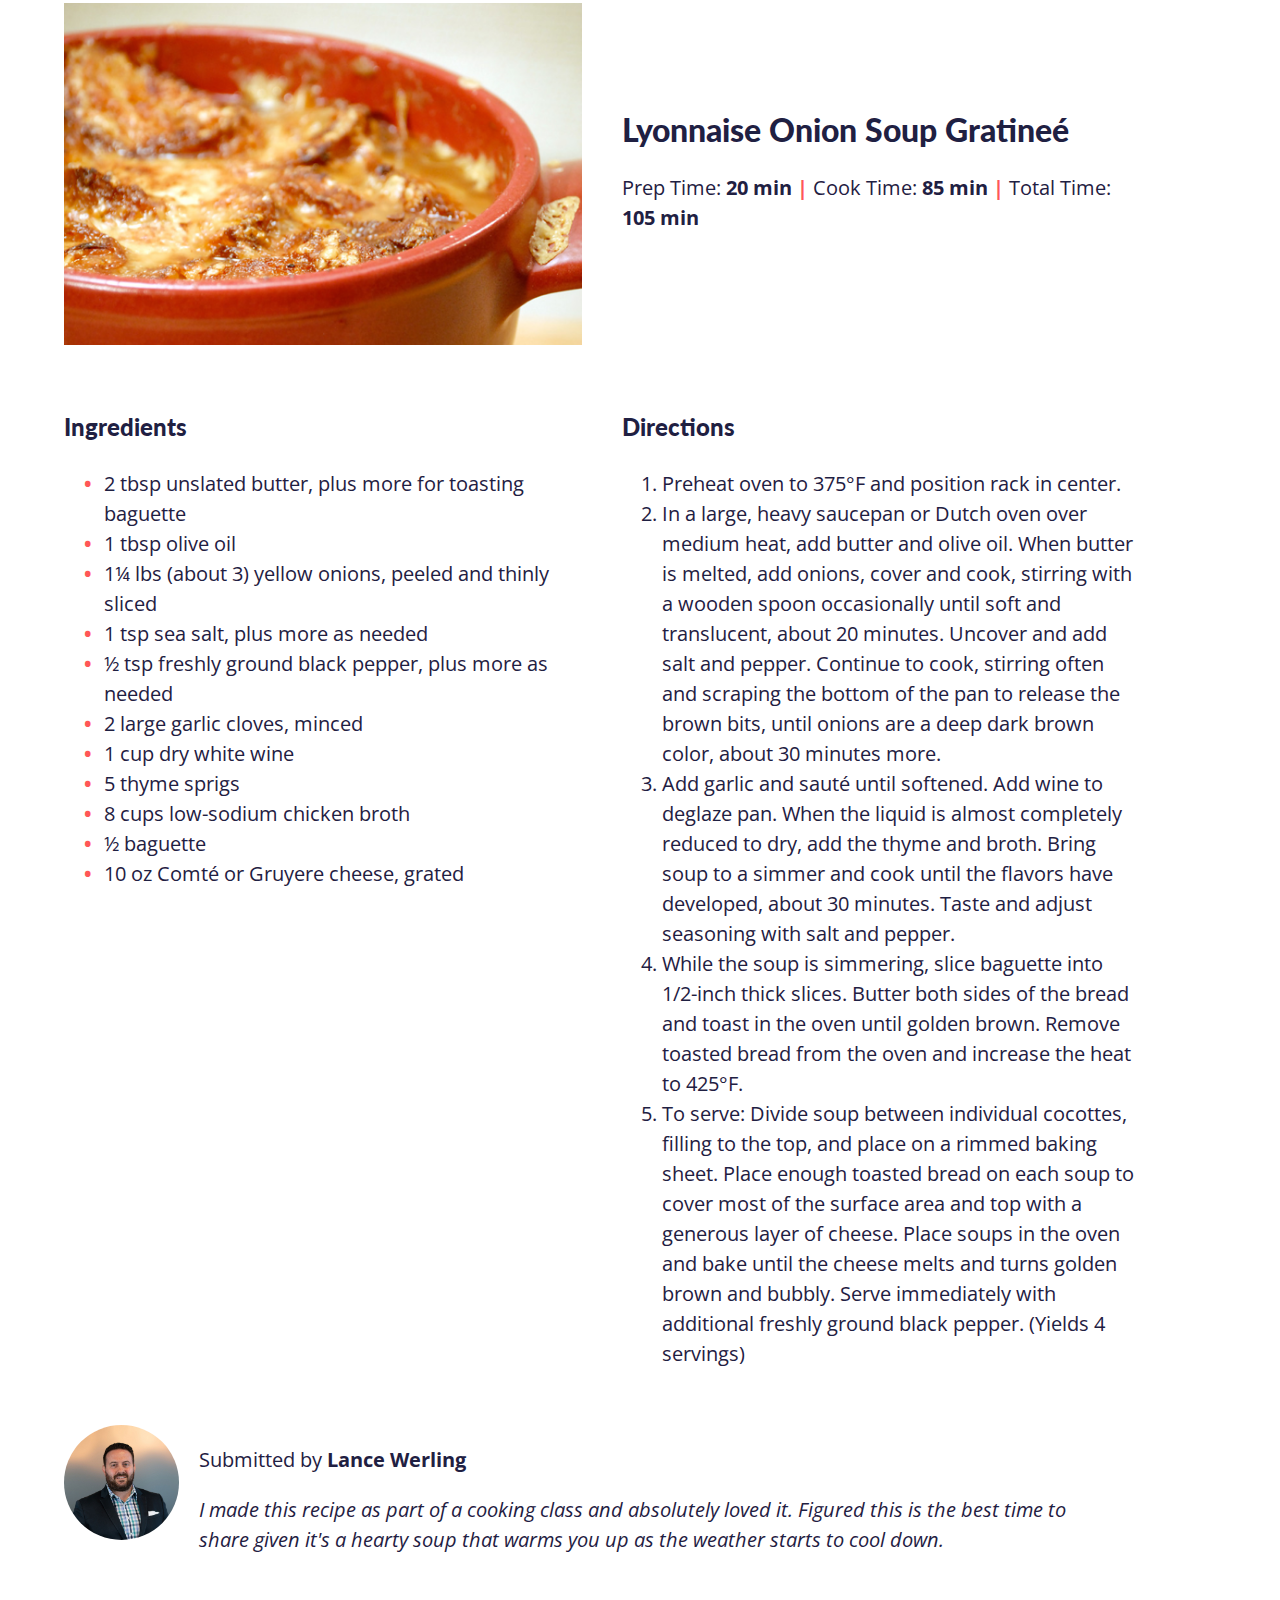
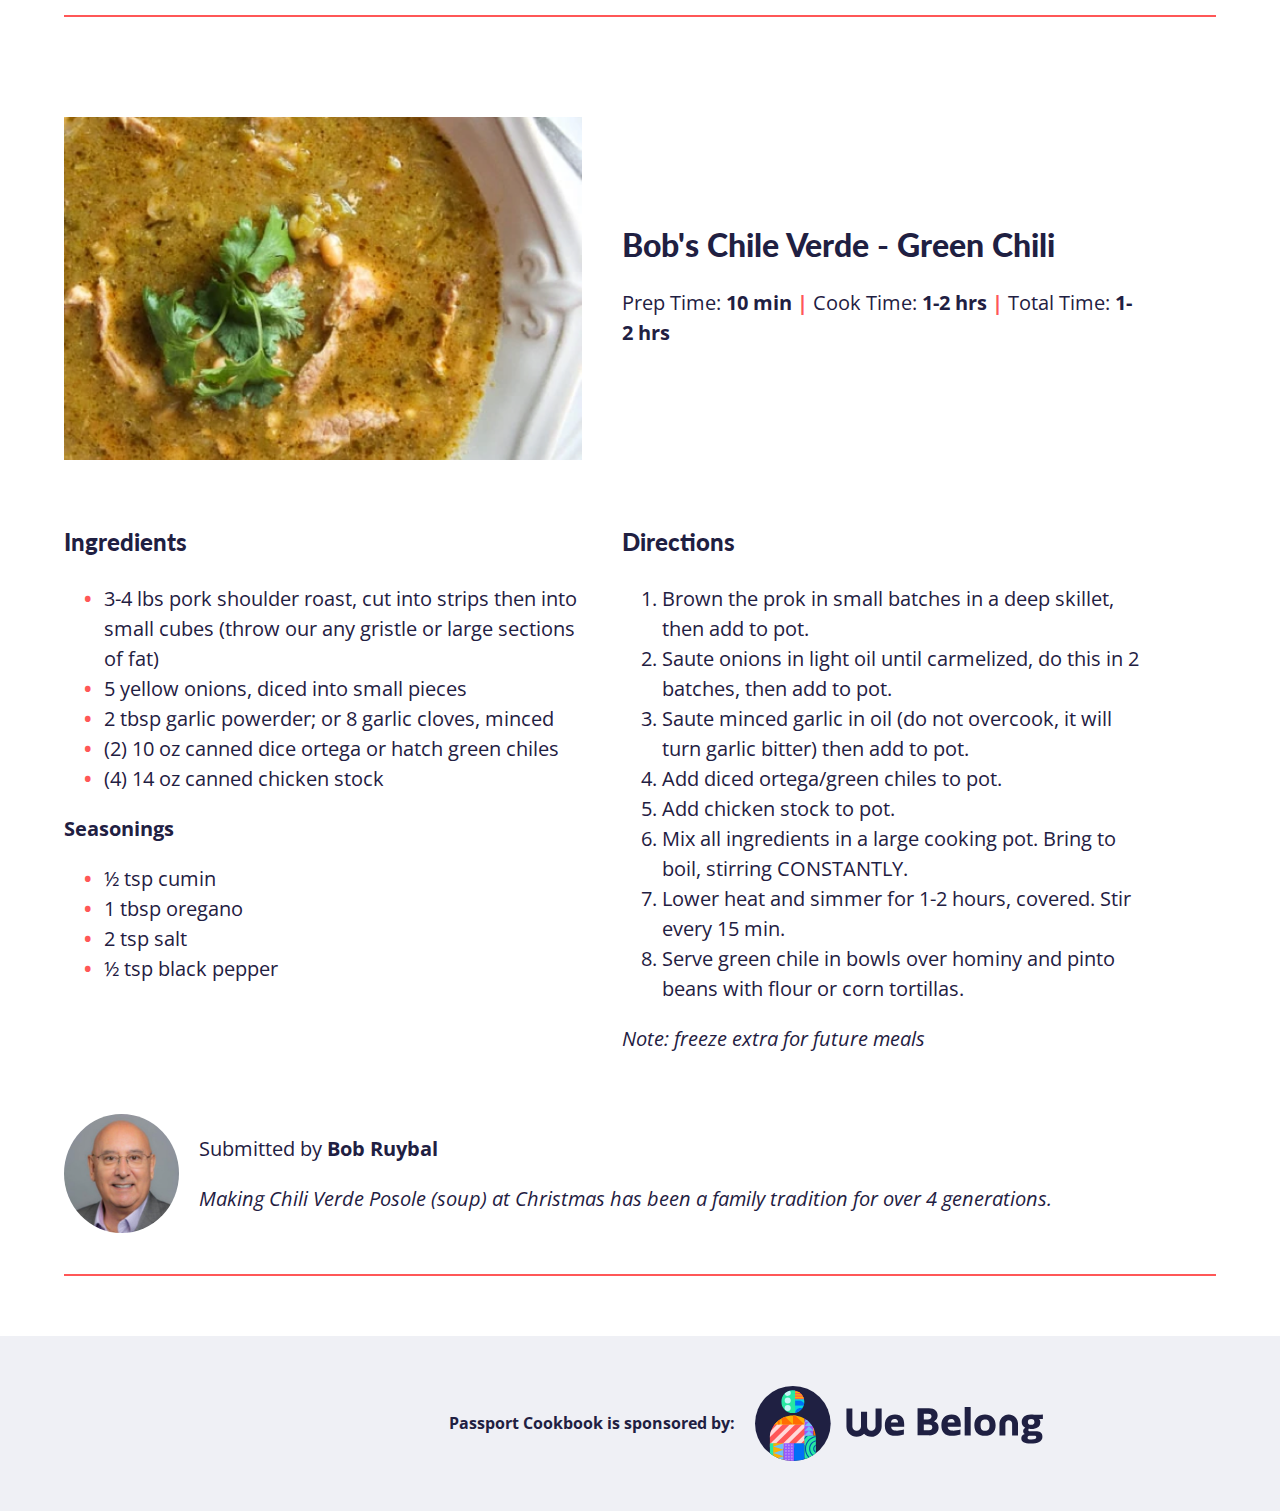
<file: soups/index.html>
<!doctype html>
<html class="no-js" lang="">

<head>
  <meta charset="utf-8">
  <title>Passport Cookbook</title>
  <link href="https://fonts.googleapis.com/css2?family=Lato:wght@900&family=Open+Sans:ital,wght@0,400;0,700;1,400&display=swap" rel="stylesheet">
  <link rel="stylesheet" href="https://use.fontawesome.com/releases/v5.2.0/css/all.css" integrity="sha384-hWVjflwFxL6sNzntih27bfxkr27PmbbK/iSvJ+a4+0owXq79v+lsFkW54bOGbiDQ" crossorigin="anonymous">
  <meta name="description" content="">
  <meta name="viewport" content="width=device-width, initial-scale=1">

  <meta property="og:title" content="">
  <meta property="og:type" content="">
  <meta property="og:url" content="">
  <meta property="og:image" content="">

  <link rel="manifest" href="site.webmanifest">
  <link rel="apple-touch-icon" href="icon.png">
  <!-- Place favicon.ico in the root directory -->

  <link rel="stylesheet" href="../css/normalize.css">
  <link rel="stylesheet" href="../css/main.css">

  <meta name="theme-color" content="#fafafa">
</head>

<body>

  <header>
    <div class="content-wrapper">
      <nav class="nav flex-row">
          <div class="nav-brand">
            <a href="../index.html">
              <img src="../img/logo.svg" alt="Passport Cookbook Logo" />
            </a>
          </div>
          <div class="toggle-collapse">
            <div class="toggle-icon text-white">
              <span class="text-white"><i class="fas fa-bars"></i></span>
            </div>
          </div>
          <div class="nav-items">
              <ul class="nav-items flex-row">
                <li class="nav-link"><a href="../beverages/index.html" class="text-white">Beverages</a></li>
                <li class="nav-link"><a href="../appetizers/index.html" class="text-white">Appetizers</a></li>
                <li class="nav-link"><a href="../salads/index.html" class="text-white">Salads</a></li>
                <li class="nav-link"><a href="../soups/index.html" class="text-white">Soups</a></li>
                <li class="nav-link"><a href="../entrees/index.html" class="text-white">Entrees</a></li>
                <li class="nav-link"><a href="../desserts/index.html" class="text-white">Desserts</a></li>
              </ul>
          </div>
        </nav>
      </div>
    </header>
    <main>
      <section class="title">
        <div class="content-wrapper">
          <!--Change Recipe Type-->
          <h1>Soups</h1>
          <div class="divider"></div>
        </div>
      </section>
      <!--Begin individual recipe section-->
                <section class="recipe">
                  <div class="content-wrapper">
                    <article>
                      <div class="recipe-pic">
                          <!--Change image source and alt name-->
                          <img src="../img/moore-creamychickencornchowder.png" alt="Creamy Chicken Corn Chowder">
                      </div>
                      <div class="recipe-title">
                        <!--Change Name of Recipe and Times-->
                        <h2>Creamy Chicken Corn Chowder</h2>
                        <h4>Prep Time: <strong>30 min</strong> <span>|</span> Cook Time: <strong>20 min</strong> <span>|</span> Total Time: <strong>50 min</strong></h4>
                      </div>
                    </article>
                    <article class="recipe-text">
                      <div class="ingredients">
                        <!--Change Ingredients-->
                        <h3>Ingredients</h3>
                            <ul>
                              <li>2 cup chicken breast (cooked and shredded)</li>
                              <li>&#189; cup bacon (cooked and crumbled)</li>
                              <li>&#188; cup unsalted butter</li>
                              <li>1 cup red bell pepper (diced)</li>
                              <li>1 cup onion (diced)</li>
                              <li>1 tsp minced garlic</li>
                              <li>&#189; cup all-purpose flour</li>
                              <li>6 cups chicken broth</li>
                              <li>3 red potatoes (diced)</li>
                              <li>4 oz green chilies</li>
                              <li>12 oz corn</li>
                              <li>1 tsp thyme</li>
                              <li>&#189; tsp salt</li>
                              <li>&#188; tsp pepper</li>
                              <li>1&#189; cups half and half</li>
                            </ul>
                          </div>
                          <div class="directions">
                            <!--Change Directions-->
                            <h3>Directions</h3>
                            <ol>
                              <li>In a large soup pot melt butter. Add in bell peppers and onions and saute for 2-3 minutes until tender. Add in minced garlic for the last 30 seconds.</li>
                              <li>Whisk in flour and once dissolved slowly whisk in chicken broth. Once all the chicken broth is in the soup add in cooked and shredded chicken, diced red potatoes, green chilis, corn, and seasonings. Bring to a boil and then reduce to a simmer and allow to cook for 15-20 minutes or until potatoes are tender.</li>
                              <li>Remove from heat and mix in half and half. Mix together well then serve with cooked and crumbled bacon.</li>
                            </ol>
                          </div>
                        </aritcle>
                        <article class="profile">
                          <div class="profile-pic">
                              <!--Change image source and alt name-->
                              <img src="../img/moore-profile.png" alt="Leslie Moore" />
                          </div>
                          <div class="profile-story">
                            <!--Change first and last name, and story-->
                            <p>Submitted by <strong>Leslie Moore</strong></p>
                            <em>
                              <p>
                                It never fails on rainy days I want something warm and savory get full on and take a nap. One this particular rainy day I was looking for something to cook but I needed all the ingredients to already be in my house. I was determined not to go to the grocery store in messy weather. I found this chowder on Pinterest and it was a hit! I enjoyed every bit of this and it lasted me a few days.
                              </p>
                            </em>
                          </div>
                        </article>
                        <div class="divider"></div>
                      </div>
                    </section>
      <!--End individual recipe section-->
      <section class="recipe">
        <div class="content-wrapper">
          <article>
            <div class="recipe-pic">
                <img src="../img/werling-onionsoup.png" alt="Lyonnaise Onion Soup Gratineé">
            </div>
            <div class="recipe-title">
              <h2>Lyonnaise Onion Soup Gratineé</h2>
              <h4>Prep Time: <strong>20 min</strong> <span>|</span> Cook Time: <strong>85 min</strong> <span>|</span> Total Time: <strong>105 min</strong></h4>
            </div>
          </article>
          <article class="recipe-text">
            <div class="ingredients">
              <h3>Ingredients</h3>
                  <ul>
                    <li>2 tbsp unslated butter, plus more for toasting baguette</li>
                    <li>1 tbsp olive oil</li>
                    <li>1&#188; lbs (about 3) yellow onions, peeled and thinly sliced</li>
                    <li>1 tsp sea salt, plus more as needed</li>
                    <li>&#189; tsp freshly ground black pepper, plus more as needed</li>
                    <li>2 large garlic cloves, minced</li>
                    <li>1 cup dry white wine</li>
                    <li>5 thyme sprigs</li>
                    <li>8 cups low-sodium chicken broth</li>
                    <li>&#189; baguette</li>
                    <li>10 oz Comté or Gruyere cheese, grated</li>
                  </ul>
                </div>
                <div class="directions">
                  <h3>Directions</h3>
                  <ol>
                    <li>Preheat oven to 375°F and position rack in center.</li>
                    <li>In a large, heavy saucepan or Dutch oven over medium heat, add butter and olive oil.  When butter is melted, add onions, cover and cook, stirring with a wooden spoon occasionally until soft and translucent, about 20 minutes.  Uncover and add salt and pepper.  Continue to cook, stirring often and scraping the bottom of the pan to release the brown bits, until onions are a deep dark brown color, about 30 minutes more.</li>
                    <li>Add garlic and sauté until softened.  Add wine to deglaze pan.  When the liquid is almost completely reduced to dry, add the thyme and broth.  Bring soup to a simmer and cook until the flavors have developed, about 30 minutes.  Taste and adjust seasoning with salt and pepper.</li>
                    <li>While the soup is simmering, slice baguette into 1/2-inch thick slices.  Butter both sides of the bread and toast in the oven until golden brown.  Remove toasted bread from the oven and increase the heat to 425°F.</li>
                    <li>To serve: Divide soup between individual cocottes, filling to the top, and place on a rimmed baking sheet.  Place enough toasted bread on each soup to cover most of the surface area and top with a generous layer of cheese.  Place soups in the oven and bake until the cheese melts and turns golden brown and bubbly.  Serve immediately with additional freshly ground black pepper. (Yields 4 servings)</li>
                  </ol>
                </div>
              </aritcle>
              <article class="profile">
                <div class="profile-pic">
                    <img src="../img/werling-profile.png" alt="Lance Werling" />
                </div>
                <div class="profile-story">
                  <p>Submitted by <strong>Lance Werling</strong></p>
                  <em>
                    <p>
                      I made this recipe as part of a cooking class and absolutely loved it.  Figured this is the best time to share given it's a hearty soup that warms you up as the weather starts to cool down.                    </p>
                  </em>
                </div>
              </article>
              <div class="divider"></div>
            </div>
          </section>
          <section class="recipe">
            <div class="content-wrapper">
              <article>
                <div class="recipe-pic">
                    <img src="../img/ruybal-chileverde.png" alt="Bob's Chile Verde - Green Chili">
                </div>
                <div class="recipe-title">
                  <h2>Bob's Chile Verde - Green Chili</h2>
                  <h4>Prep Time: <strong>10 min</strong> <span>|</span> Cook Time: <strong>1-2 hrs</strong> <span>|</span> Total Time: <strong>1-2 hrs</strong></h4>
                </div>
              </article>
              <article class="recipe-text">
                <div class="ingredients">
                  <h3>Ingredients</h3>
                      <ul>
                        <li>3-4 lbs pork shoulder roast, cut into strips then into small cubes (throw our any gristle or large sections of fat)</li>
                        <li>5 yellow onions, diced into small pieces</li>
                        <li>2 tbsp garlic powerder; or 8 garlic cloves, minced</li>
                        <li>(2) 10 oz canned dice ortega or hatch green chiles</li>
                        <li>(4) 14 oz canned chicken stock</li>
                      </ul>
                      <p><strong>Seasonings</strong></p>
                      <ul>
                        <li>&#189; tsp cumin</li>
                        <li>1 tbsp oregano</li>
                        <li>2 tsp salt</li>
                        <li>&#189; tsp black pepper</li>
                      </ul>
                    </div>
                    <div class="directions">
                      <h3>Directions</h3>
                      <ol>
                        <li>Brown the prok in small batches in a deep skillet, then add to pot.</li>
                        <li>Saute onions in light oil until carmelized, do this in 2 batches, then add to pot.</li>
                        <li>Saute minced garlic in oil (do not overcook, it will turn garlic bitter) then add to pot.</li>
                        <li>Add diced ortega/green chiles to pot.</li>
                        <li>Add chicken stock to pot.</li>
                        <li>Mix all ingredients in a large cooking pot. Bring to boil, stirring CONSTANTLY.</li>
                        <li>Lower heat and simmer for 1-2 hours, covered. Stir every 15 min.</li>
                        <li>Serve green chile in bowls over hominy and pinto beans with flour or corn tortillas.</li>
                      </ol>
                      <p><em>Note: freeze extra for future meals</em></p>
                    </div>
                  </aritcle>
                  <article class="profile">
                    <div class="profile-pic">
                        <img src="../img/ruybal-profile.png" alt="Bob Ruybal" />
                    </div>
                    <div class="profile-story">
                      <p>Submitted by <strong>Bob Ruybal</strong></p>
                      <em>
                        <p>
                          Making Chili Verde Posole (soup) at Christmas has been a family tradition for over 4 generations.
                        </p>
                      </em>
                    </div>
                  </article>
                  <div class="divider"></div>
                </div>
              </section>


        </main>
        <footer>
          <div class="content-wrapper">
            <div class="footer-content">
              <div class="footer-text">
                <p>Passport Cookbook is sponsored by:</p>
              </div>
              <div class="footer-image">
                <img src="../img/webelonglogo.svg" alt="We Belong Logo" />
              </div>
            </div>
          </div>
        </footer>





  <script src="../js/vendor/modernizr-3.11.2.min.js"></script>
  <script src="../js/plugins.js"></script>
  <script src="../js/main.js"></script>

  <!-- Google Analytics: change UA-XXXXX-Y to be your site's ID. -->
  <script>
    window.ga = function () { ga.q.push(arguments) }; ga.q = []; ga.l = +new Date;
    ga('create', 'UA-XXXXX-Y', 'auto'); ga('set', 'anonymizeIp', true); ga('set', 'transport', 'beacon'); ga('send', 'pageview')
  </script>
  <script src="https://www.google-analytics.com/analytics.js" async></script>
</body>

</html>
</file>
<file: css/main.css>
/*! HTML5 Boilerplate v8.0.0 | MIT License | https://html5boilerplate.com/ */

/* main.css 2.1.0 | MIT License | https://github.com/h5bp/main.css#readme */
/*
 * What follows is the result of much research on cross-browser styling.
 * Credit left inline and big thanks to Nicolas Gallagher, Jonathan Neal,
 * Kroc Camen, and the H5BP dev community and team.
 */

/* ==========================================================================
   Base styles: opinionated defaults
   ========================================================================== */

html {
  color: #1f2042;
  font-size: 16px;
  line-height: 1.4;
}

body {
    font-family: 'Open Sans', sans-serif;
    font-size: 1em;
    background-color: #ffffff;
    font-weight: 400;
   }

h1 {
    font-family: 'Lato', sans-serif;
    font-size: 2.75em;
    font-weight: 900;
    line-height: 1em;
    color: #ff5757;
    margin: 40px 0;
  }

h2 {
    font-family: 'Lato', sans-serif;
    font-size: 2em;
    font-weight: 900;
    line-height: 1em;
  }

h3 {
    font-family: 'Lato', sans-serif;
    font-size: 1.5em;
    font-weight: 900;
    line-height: 1.5em;
  }

h4 {
    font-family: 'Open Sans', sans-serif;
    font-size: 1em;
    font-weight: 400;
    line-height: 1.5em;
  }

span {
    color: #ff5757;
    font-weight: 700;
  }

strong {
    font-weight: 700;
  }

.content-wrapper {
    width: 90%;
    margin: 0;
    max-width: 1440px;
}

header {
    display: flex;
    justify-content: center;
    align-items: center;
    flex-flow: row wrap;
    padding: 10px 0;
    background-color: #1f2042;
}

.flex-row {
  display: flex;
  align-items: center;
  flex-direction: row;
  flex-wrap: wrap;
}

a {
  text-decoration: none;
}

.text-white {
  color: #ffffff;
}

nav {
  background-color: #1f2042;
  position: relative;
  justify-content: space-between;
  height: 0em;
  min-height: 10vh;
  overflow-y: hidden;
  transition: all 1s ease;
}

nav .nav-brand {
  display: flex;
  margin: 4px 0;
}

nav .nav-items {
  list-style-type: none;
  margin: 0;
}

nav .nav-items .nav-link {
  padding: 1.5em 1em;
  font-family: 'Open Sans', sans-serif;
  font-size: 1em;
  font-weight: 700;
}

nav .nav-items .nav-link:hover a {
  color: #ff5757;
}

nav .toggle-collapse {
  position: absolute;
  top: 0%;
  width: 100%;
  display: initial;
}

nav .toggle-collapse .toggle-icon {
  display: flex;
  justify-content: flex-end;
  padding: .5em 0;
}

nav .toggle-collapse .toggle-icon i {
  font-size: 1.5em;
}

.collapse {
  height: 32em;
}

footer {
    display: flex;
    justify-content: center;
    align-items: center;
    flex-flow: row wrap;
    background-color: #EFF0F5;
}

header img {
    width: 80%;
    height: auto;
    display: flex;
    justify-content: center;
    align-items: center;
    flex-flow: row wrap;
    margin: 0;
}

section {
    display: flex;
    justify-content: center;
    align-items: center;
    flex-flow: row wrap;
    margin: 0;
}

.homepage-pic img{
  width: 100%;
}

.divider {
  width: 100%;
  height: 2px;
  margin: 0 0 20px 0;
  background: #ff5757
}

.recipe-pic img {
  width: 100%;
  height: auto;
}

section ul {
  list-style: none; /* Remove default bullets */
}

section ul li:before {
  content: "\2022";  /* Add content: \2022 is the CSS Code/unicode for a bullet */
  color: #ff5757; /* Change the color */
  font-weight: bold; /* If you want it to be bold */
  display: inline-block; /* Needed to add space between the bullet and the text */
  width: 1em; /* Also needed for space (tweak if needed) */
  margin-left: -1em; /* Also needed for space (tweak if needed) */
}

section .recipe {
  margin: 20px 0;
}

.profile {
  display: flex;
  justify-content: start;
  align-items: start;
  flex-flow: row wrap;
  margin: 40px 0;
}

.profile-pic {
  width: 25%;
  height: auto;
  margin: 0 20px 0 0;
}

.profile-pic img {
  width: 100%;
  height: auto;
  border-radius: 50%;
}

.profile-story {
  width: 68%;
}

footer p {
  margin: 0;
  font-weight: 700;
  text-align: center;
}

footer .content-wrapper {
  width: 90%;
  margin: 50px 0;
}

.footer-image {
  display: flex;
  justify-content: center;
  flex-flow: row wrap;
  margin: 0;
}

footer img {
  width: 75%;
  margin: 20px 0 0 0;
}


/*
 * Remove text-shadow in selection highlight:
 * https://twitter.com/miketaylr/status/12228805301
 *
 * Vendor-prefixed and regular ::selection selectors cannot be combined:
 * https://stackoverflow.com/a/16982510/7133471
 *
 * Customize the background color to match your design.
 */

::-moz-selection {
  background: #b3d4fc;
  text-shadow: none;
}

::selection {
  background: #b3d4fc;
  text-shadow: none;
}

/*
 * A better looking default horizontal rule
 */

hr {
  display: block;
  height: 1px;
  border: 0;
  border-top: 1px solid #ccc;
  margin: 1em 0;
  padding: 0;
}

/*
 * Remove the gap between audio, canvas, iframes,
 * images, videos and the bottom of their containers:
 * https://github.com/h5bp/html5-boilerplate/issues/440
 */

audio,
canvas,
iframe,
img,
svg,
video {
  vertical-align: middle;
}

/*
 * Remove default fieldset styles.
 */

fieldset {
  border: 0;
  margin: 0;
  padding: 0;
}

/*
 * Allow only vertical resizing of textareas.
 */

textarea {
  resize: vertical;
}

/* ==========================================================================
   Author's custom styles
   ========================================================================== */

/* ==========================================================================
   Helper classes
   ========================================================================== */

/*
 * Hide visually and from screen readers
 */

.hidden,
[hidden] {
  display: none !important;
}

/*
 * Hide only visually, but have it available for screen readers:
 * https://snook.ca/archives/html_and_css/hiding-content-for-accessibility
 *
 * 1. For long content, line feeds are not interpreted as spaces and small width
 *    causes content to wrap 1 word per line:
 *    https://medium.com/@jessebeach/beware-smushed-off-screen-accessible-text-5952a4c2cbfe
 */

.sr-only {
  border: 0;
  clip: rect(0, 0, 0, 0);
  height: 1px;
  margin: -1px;
  overflow: hidden;
  padding: 0;
  position: absolute;
  white-space: nowrap;
  width: 1px;
  /* 1 */
}

/*
 * Extends the .sr-only class to allow the element
 * to be focusable when navigated to via the keyboard:
 * https://www.drupal.org/node/897638
 */

.sr-only.focusable:active,
.sr-only.focusable:focus {
  clip: auto;
  height: auto;
  margin: 0;
  overflow: visible;
  position: static;
  white-space: inherit;
  width: auto;
}

/*
 * Hide visually and from screen readers, but maintain layout
 */

.invisible {
  visibility: hidden;
}

/*
 * Clearfix: contain floats
 *
 * For modern browsers
 * 1. The space content is one way to avoid an Opera bug when the
 *    `contenteditable` attribute is included anywhere else in the document.
 *    Otherwise it causes space to appear at the top and bottom of elements
 *    that receive the `clearfix` class.
 * 2. The use of `table` rather than `block` is only necessary if using
 *    `:before` to contain the top-margins of child elements.
 */

.clearfix::before,
.clearfix::after {
  content: " ";
  display: table;
}

.clearfix::after {
  clear: both;
}

/* ==========================================================================
   EXAMPLE Media Queries for Responsive Design.
   These examples override the primary ('mobile first') styles.
   Modify as content requires.
   ========================================================================== */

@media only screen and (min-width: 768px) {
  /* Style adjustments for viewports that meet the condition */
  header img {
    width: 100%;
  }

  h4 {
      font-size: 1.25em;
      line-height: 1.5em;
    }

  p {
    font-size: 1.25em;
    line-height: 1.5em;
  }

  li {
    font-size: 1.25em;
    line-height: 1.5em;
  }

  nav {
    min-height: 5vh;
  }

  article {
    display: flex;
    justify-content: flex-start;
    align-items: center;
    flex-flow: row wrap;
    margin: 40px 0;
    width: 100%;
  }

  .recipe-text{
    display: flex;
    justify-content: flex-start;
    align-items: flex-start;
    flex-flow: row wrap;
  }

  .recipe-pic {
    width: 45%;
    margin-right: 40px;
  }

  .recipe-title {
    width: 45%;
  }

  .ingredients {
    width: 45%;
    margin-right: 40px;
  }

  .directions {
    width: 45%;
  }

  .profile-pic {
    width: 10%;
    height: auto;
    margin: 0 20px 0 0;
  }

  .profile-story {
    width: 80%;
  }

  .footer-content {
    display: flex;
    justify-content: center;
    align-items: center;
    flex-flow: row wrap;
  }

  .footer-text {
    width: 45%;
    margin: 0;
  }

  footer img {
    width: 100%;
    margin: 0;
  }

  .footer-image {
    width: 25%;
    margin: 0;
  }

  footer p {
    margin: 0 20px 0 0;
    text-align: right;
    font-size: 1em;
    width: auto;
  }
}

@media only screen and (max-width: 1024px) {
  nav .nav-items {
    flex-direction: column;
  }

  nav {
    flex-direction: column!important;
    align-items: flex-start;
    display: block!important;
    min-height: 5vh;
  }

  .flex-row {
    align-items: flex-start!important;
  }

  .collapse {
    height: 33em;
  }
}

@media only screen and (min-width: 1025px) {
  nav .toggle-collapse {
    display: none;
}

  nav {
    min-height: 8vh;
  }

@media only screen and (min-width: 1440px) {
  /* Style adjustments for viewports that meet the condition */
  h1 {
      font-size: 3.5em;
      line-height: 1em;
      margin: 80px 0;
    }

  h2 {
      font-size: 2.5em;
      line-height: 1.5em;
    }

  h3 {
    font-size: 2em;
    line-height: 2em;
  }

  h4 {
      font-size: 1.5em;
      line-height: 1.75em;
    }

  p {
    font-size: 1.25em;
    line-height: 1.75em;
  }

  li {
    font-size: 1.25em;
    line-height: 1.5em;
  }

  header {
    width: 100%;
    padding: 40px 0;
  }

  header nav img {
    width: 125%;
    margin: 0;
  }

  .profile-pic {
    margin: 0 40px 0 0;
  }

  .profile-story {
    width: 50%;
  }

  footer p {
    font-size: 1.25em;
  }

  footer img {
    width: 100%;
  }

  .footer-image {
    width: 25%;
    margin: 0;
  }

  .footer-text {
    width: 30%;
    margin-right: 20px;

}

@media print,
  (-webkit-min-device-pixel-ratio: 1.25),
  (min-resolution: 1.25dppx),
  (min-resolution: 120dpi) {
  /* Style adjustments for high resolution devices */
}

/* ==========================================================================
   Print styles.
   Inlined to avoid the additional HTTP request:
   https://www.phpied.com/delay-loading-your-print-css/
   ========================================================================== */

@media print {
  *,
  *::before,
  *::after {
    background: #fff !important;
    color: #000 !important;
    /* Black prints faster */
    box-shadow: none !important;
    text-shadow: none !important;
  }

  a,
  a:visited {
    text-decoration: underline;
  }

  a[href]::after {
    content: " (" attr(href) ")";
  }

  abbr[title]::after {
    content: " (" attr(title) ")";
  }

  /*
   * Don't show links that are fragment identifiers,
   * or use the `javascript:` pseudo protocol
   */
  a[href^="#"]::after,
  a[href^="javascript:"]::after {
    content: "";
  }

  pre {
    white-space: pre-wrap !important;
  }

  pre,
  blockquote {
    border: 1px solid #999;
    page-break-inside: avoid;
  }

  /*
   * Printing Tables:
   * https://web.archive.org/web/20180815150934/http://css-discuss.incutio.com/wiki/Printing_Tables
   */
  thead {
    display: table-header-group;
  }

  tr,
  img {
    page-break-inside: avoid;
  }

  p,
  h2,
  h3 {
    orphans: 3;
    widows: 3;
  }

  h2,
  h3 {
    page-break-after: avoid;
  }
}
</file>
